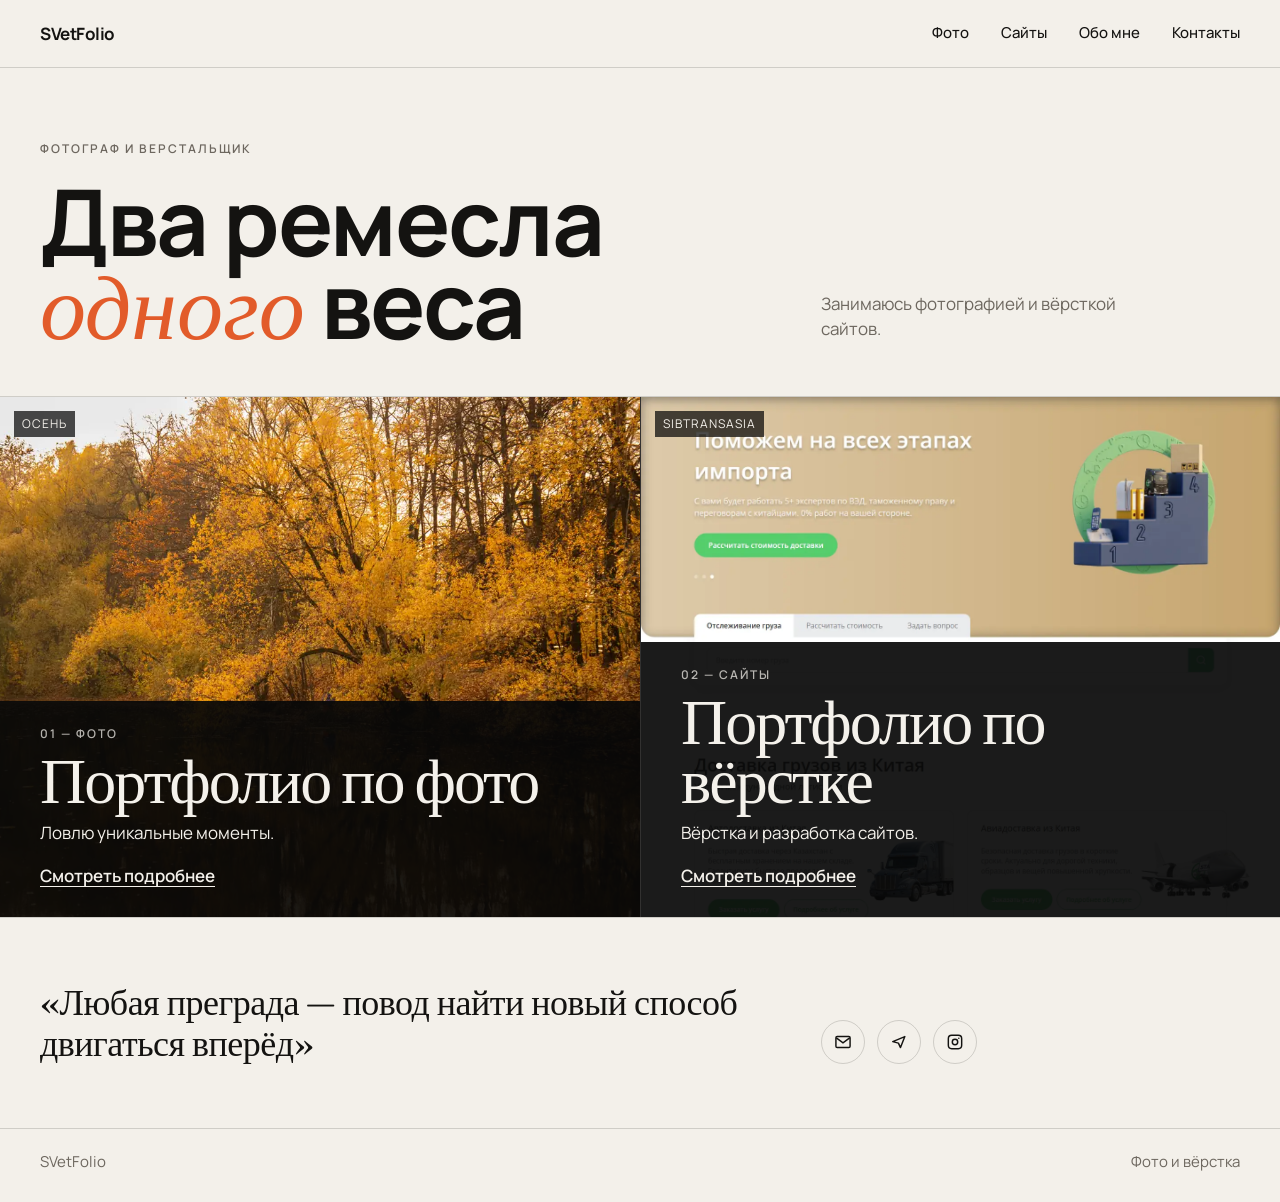
<file: index.html>
<!DOCTYPE html>
<html lang="ru">
<head>
  <meta charset="UTF-8">
  <meta name="viewport" content="width=device-width, initial-scale=1">
  <title>SVetFolio — фото и сайты</title>
  <link rel="preconnect" href="https://fonts.googleapis.com">
  <link rel="preconnect" href="https://fonts.gstatic.com" crossorigin>
  <link href="https://fonts.googleapis.com/css2?family=Fraunces:ital,opsz,wght@0,9..144,500;1,9..144,500&family=Manrope:wght@400;500;600;700&display=swap" rel="stylesheet">
  <link rel="stylesheet" href="style.css">
  <script src="script.js" defer></script>
</head>
<body class="page">
  <a class="skip" href="#main">К содержанию</a>
  <header class="header">
    <a class="header__logo" href="index.html">SVetFolio</a>
    <button class="header__toggle" type="button" aria-expanded="false" aria-controls="site-nav">
      <span class="header__toggle-text header__toggle-text--closed">Меню</span>
      <span class="header__toggle-text header__toggle-text--open">Закрыть</span>
    </button>
    <nav class="header__nav" id="site-nav" aria-label="Разделы">
      <a class="header__link" href="photo.html">Фото</a>
      <a class="header__link" href="web.html">Сайты</a>
      <a class="header__link" href="about.html">Обо мне</a>
      <a class="header__link" href="contact.html">Контакты</a>
    </nav>
  </header>

  <main id="main">
    <section class="intro">
      <p class="intro__label">Фотограф и верстальщик</p>
      <div class="intro__layout">
        <h1 class="intro__title">Два ремесла<br><em>одного</em> веса</h1>
        <p class="intro__text">Занимаюсь фотографией и вёрсткой сайтов.</p>
      </div>
    </section>

    <section class="doors" aria-label="Два раздела">
      <a class="door door--photo" href="photo.html" aria-label="Фото: серии">
        <div class="cycle" data-cycle>
          <figure class="cycle__frame cycle__frame--current">
            <img class="cycle__photo cycle__photo--center" src="media/osen/031.webp" width="1100" height="733" alt="Жёлтые деревья над осенним прудом">
            <figcaption class="cycle__label">Осень</figcaption>
          </figure>
          <figure class="cycle__frame">
            <img class="cycle__photo cycle__photo--center" src="media/mal/040.webp" width="733" height="1100" alt="Девушка в чёрном пальто на осенней лестнице">
            <figcaption class="cycle__label">Модельная</figcaption>
          </figure>
          <figure class="cycle__frame">
            <img class="cycle__photo" src="media/catton/001.webp" width="1100" height="733" alt="Зелёная световая лента на столе в тёмной комнате">
            <figcaption class="cycle__label">Catton</figcaption>
          </figure>
        </div>
        <div class="door__copy">
          <p class="label">01 — Фото</p>
          <h2 class="door__title">Портфолио по фото</h2>
          <p class="door__text">Ловлю уникальные моменты.</p>
          <span class="door__link">Смотреть подробнее</span>
        </div>
      </a>

      <a class="door door--web" href="web.html" aria-label="Сайты: кейсы">
        <div class="cycle" data-cycle>
          <figure class="cycle__frame cycle__frame--current">
            <img class="cycle__photo" src="media/cases/sib-glav.webp" width="1440" height="900" alt="Главная Sibtransasia: авиадоставка из Китая">
            <figcaption class="cycle__label">Sibtransasia</figcaption>
          </figure>
          <figure class="cycle__frame">
            <img class="cycle__photo" src="media/cases/feature-1.webp" width="1440" height="900" alt="Feature Stays: поиск жилья по удобствам">
            <figcaption class="cycle__label">Feature Stays</figcaption>
          </figure>
          <figure class="cycle__frame">
            <img class="cycle__photo" src="media/cases/gem-1.webp" width="1440" height="900" alt="GEM Strategy: первый экран корпоративной страницы">
            <figcaption class="cycle__label">GEM</figcaption>
          </figure>
        </div>
        <div class="door__copy">
          <p class="label">02 — Сайты</p>
          <h2 class="door__title">Портфолио по вёрстке</h2>
          <p class="door__text">Вёрстка и разработка сайтов.</p>
          <span class="door__link">Смотреть подробнее</span>
        </div>
      </a>
    </section>

    <section class="who">
      <div class="who__layout">
        <p class="who__line">«Любая преграда — повод найти новый способ двигаться вперёд»</p>
        <div class="who__side">
          <div class="who__icons">
            <a href="mailto:vetolkin3005005@mail.ru" aria-label="Почта"><svg viewBox="0 0 24 24" aria-hidden="true"><rect x="3.5" y="5.5" width="17" height="13" rx="1.5" fill="none" stroke="currentColor" stroke-width="1.75"/><path d="m4 7 8 6 8-6" fill="none" stroke="currentColor" stroke-width="1.75"/></svg></a>
            <a href="https://t.me/Kibou73" target="_blank" rel="noopener" aria-label="Telegram"><svg viewBox="0 0 24 24" aria-hidden="true"><path d="M4.5 11.5 19 5.5l-5.2 13.2-2.5-5.3L4.5 11.5Z" fill="none" stroke="currentColor" stroke-width="1.75" stroke-linejoin="round"/></svg></a>
            <a href="https://instagram.com/s9vchik_73" target="_blank" rel="noopener" aria-label="Instagram"><svg viewBox="0 0 24 24" aria-hidden="true"><rect x="4" y="4" width="16" height="16" rx="4" fill="none" stroke="currentColor" stroke-width="1.75"/><circle cx="12" cy="12" r="3.25" fill="none" stroke="currentColor" stroke-width="1.75"/><circle cx="16.6" cy="7.4" r="0.9" fill="currentColor"/></svg></a>
          </div>
        </div>
      </div>
    </section>
  </main>

  <footer class="footer">
    <p>SVetFolio</p>
    <p>Фото и вёрстка</p>
  </footer>
</body>
</html>
</file>
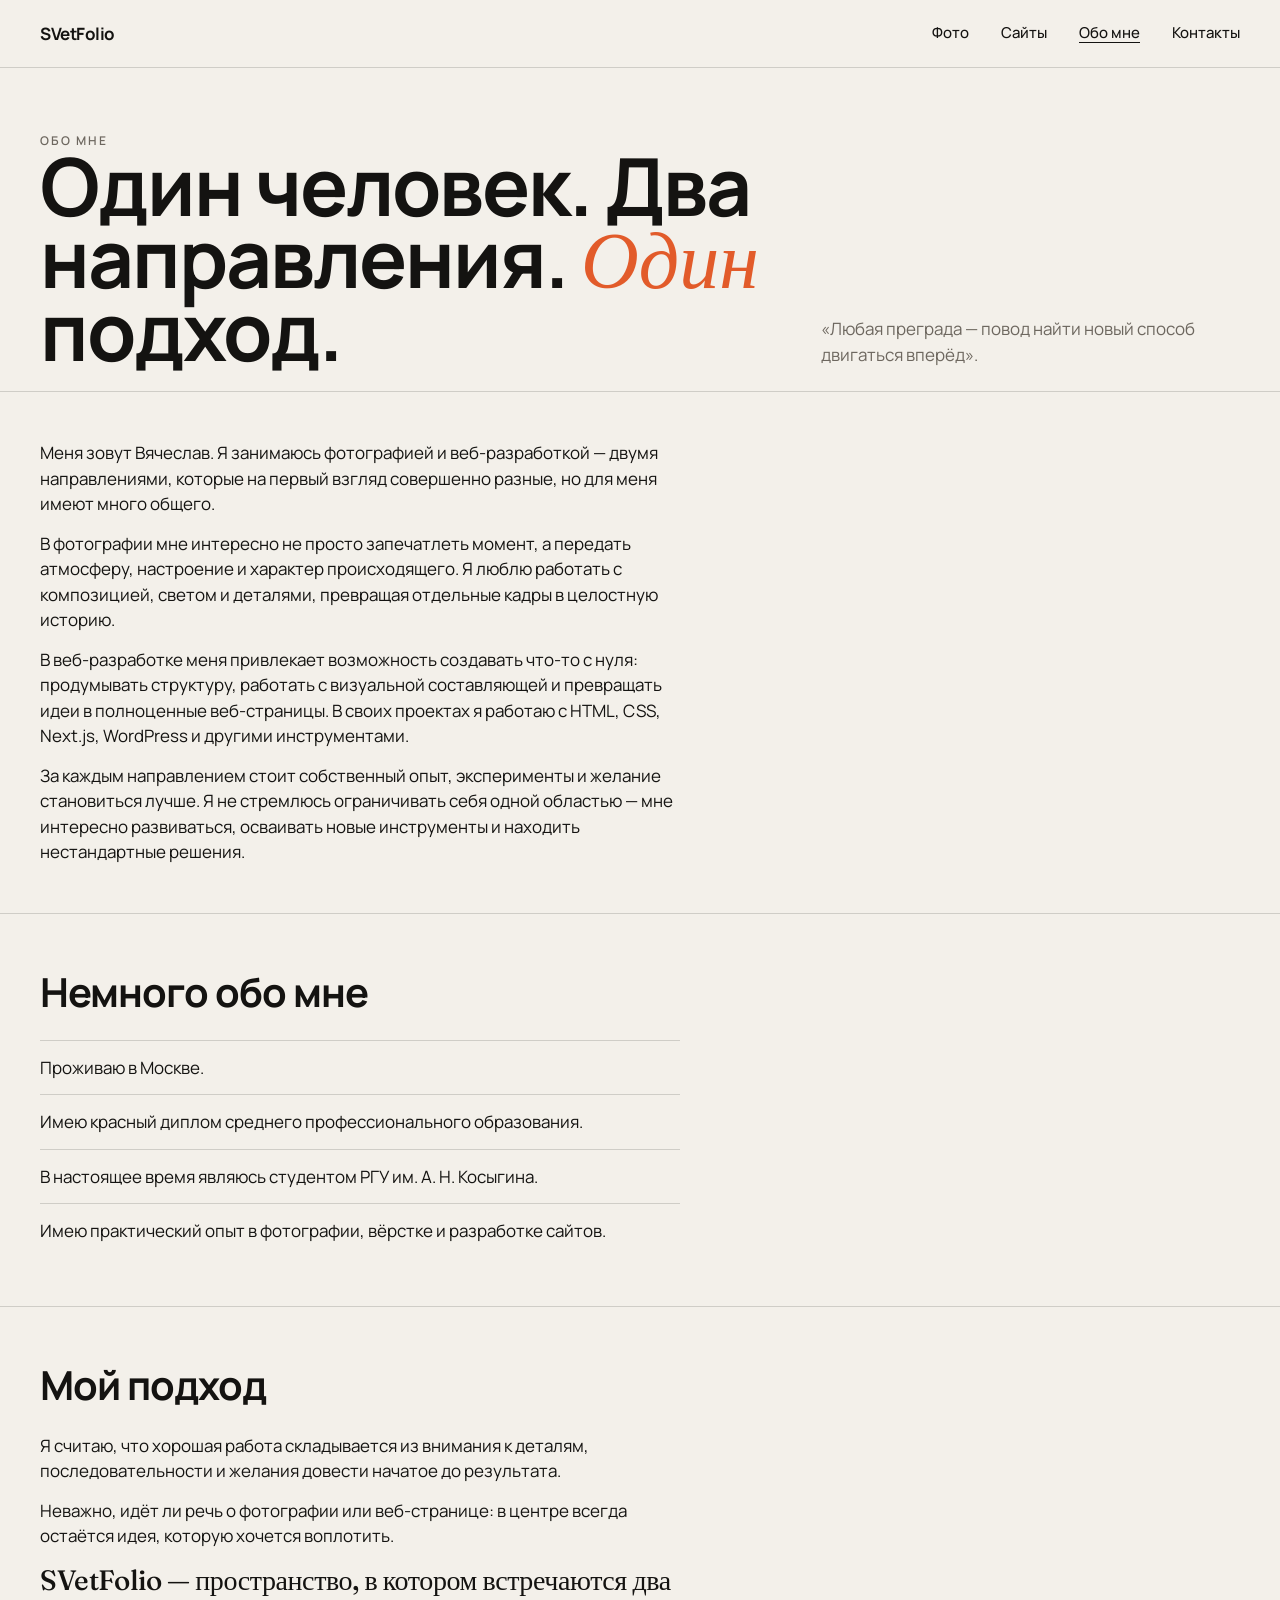
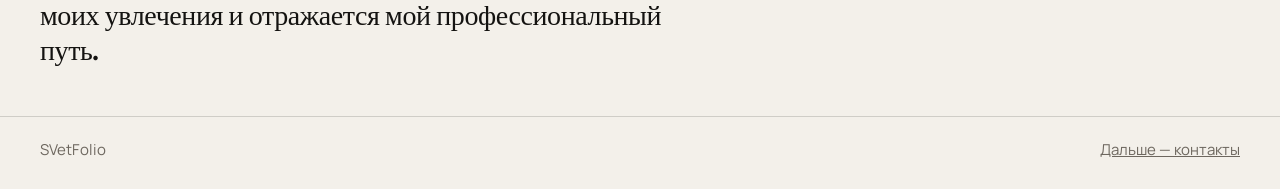
<file: about.html>
<!DOCTYPE html>
<html lang="ru">
<head>
  <meta charset="UTF-8">
  <meta name="viewport" content="width=device-width, initial-scale=1">
  <title>Обо мне — SVetFolio</title>
  <link rel="preconnect" href="https://fonts.googleapis.com">
  <link rel="preconnect" href="https://fonts.gstatic.com" crossorigin>
  <link href="https://fonts.googleapis.com/css2?family=Fraunces:ital,opsz,wght@0,9..144,500;1,9..144,500&family=Manrope:wght@400;500;600;700&display=swap" rel="stylesheet">
  <link rel="stylesheet" href="style.css">
  <script src="script.js" defer></script>
</head>
<body class="page">
  <a class="skip" href="#main">К содержанию</a>
  <header class="header">
    <a class="header__logo" href="index.html">SVetFolio</a>
    <button class="header__toggle" type="button" aria-expanded="false" aria-controls="site-nav">
      <span class="header__toggle-text header__toggle-text--closed">Меню</span>
      <span class="header__toggle-text header__toggle-text--open">Закрыть</span>
    </button>
    <nav class="header__nav" id="site-nav" aria-label="Разделы">
      <a class="header__link" href="photo.html">Фото</a>
      <a class="header__link" href="web.html">Сайты</a>
      <a class="header__link header__link--current" href="about.html" aria-current="page">Обо мне</a>
      <a class="header__link" href="contact.html">Контакты</a>
    </nav>
  </header>

  <main id="main">
    <header class="page-head">
      <p class="label">Обо мне</p>
      <div class="page-head__layout">
        <h1 class="page-head__title">Один человек. Два направления. <em>Один</em> подход.</h1>
        <p class="page-head__text">«Любая преграда — повод найти новый способ двигаться вперёд».</p>
      </div>
    </header>

    <section class="prose">
      <p>Меня зовут Вячеслав. Я занимаюсь фотографией и веб-разработкой — двумя направлениями, которые на первый взгляд совершенно разные, но для меня имеют много общего.</p>
      <p>В фотографии мне интересно не просто запечатлеть момент, а передать атмосферу, настроение и характер происходящего. Я люблю работать с композицией, светом и деталями, превращая отдельные кадры в целостную историю.</p>
      <p>В веб-разработке меня привлекает возможность создавать что-то с нуля: продумывать структуру, работать с визуальной составляющей и превращать идеи в полноценные веб-страницы. В своих проектах я работаю с HTML, CSS, Next.js, WordPress и другими инструментами.</p>
      <p>За каждым направлением стоит собственный опыт, эксперименты и желание становиться лучше. Я не стремлюсь ограничивать себя одной областью — мне интересно развиваться, осваивать новые инструменты и находить нестандартные решения.</p>
    </section>

    <section class="facts">
      <h2 class="facts__title">Немного обо мне</h2>
      <ul class="facts__list">
        <li>Проживаю в Москве.</li>
        <li>Имею красный диплом среднего профессионального образования.</li>
        <li>В настоящее время являюсь студентом РГУ им. А. Н. Косыгина.</li>
        <li>Имею практический опыт в фотографии, вёрстке и разработке сайтов.</li>
      </ul>
    </section>

    <section class="approach">
      <h2 class="approach__title">Мой подход</h2>
      <p>Я считаю, что хорошая работа складывается из внимания к деталям, последовательности и желания довести начатое до результата.</p>
      <p>Неважно, идёт ли речь о фотографии или веб-странице: в центре всегда остаётся идея, которую хочется воплотить.</p>
      <p class="approach__close">SVetFolio — пространство, в котором встречаются два моих увлечения и отражается мой профессиональный путь.</p>
    </section>
  </main>

  <footer class="footer">
    <p>SVetFolio</p>
    <a href="contact.html">Дальше — контакты</a>
  </footer>
</body>
</html>
</file>
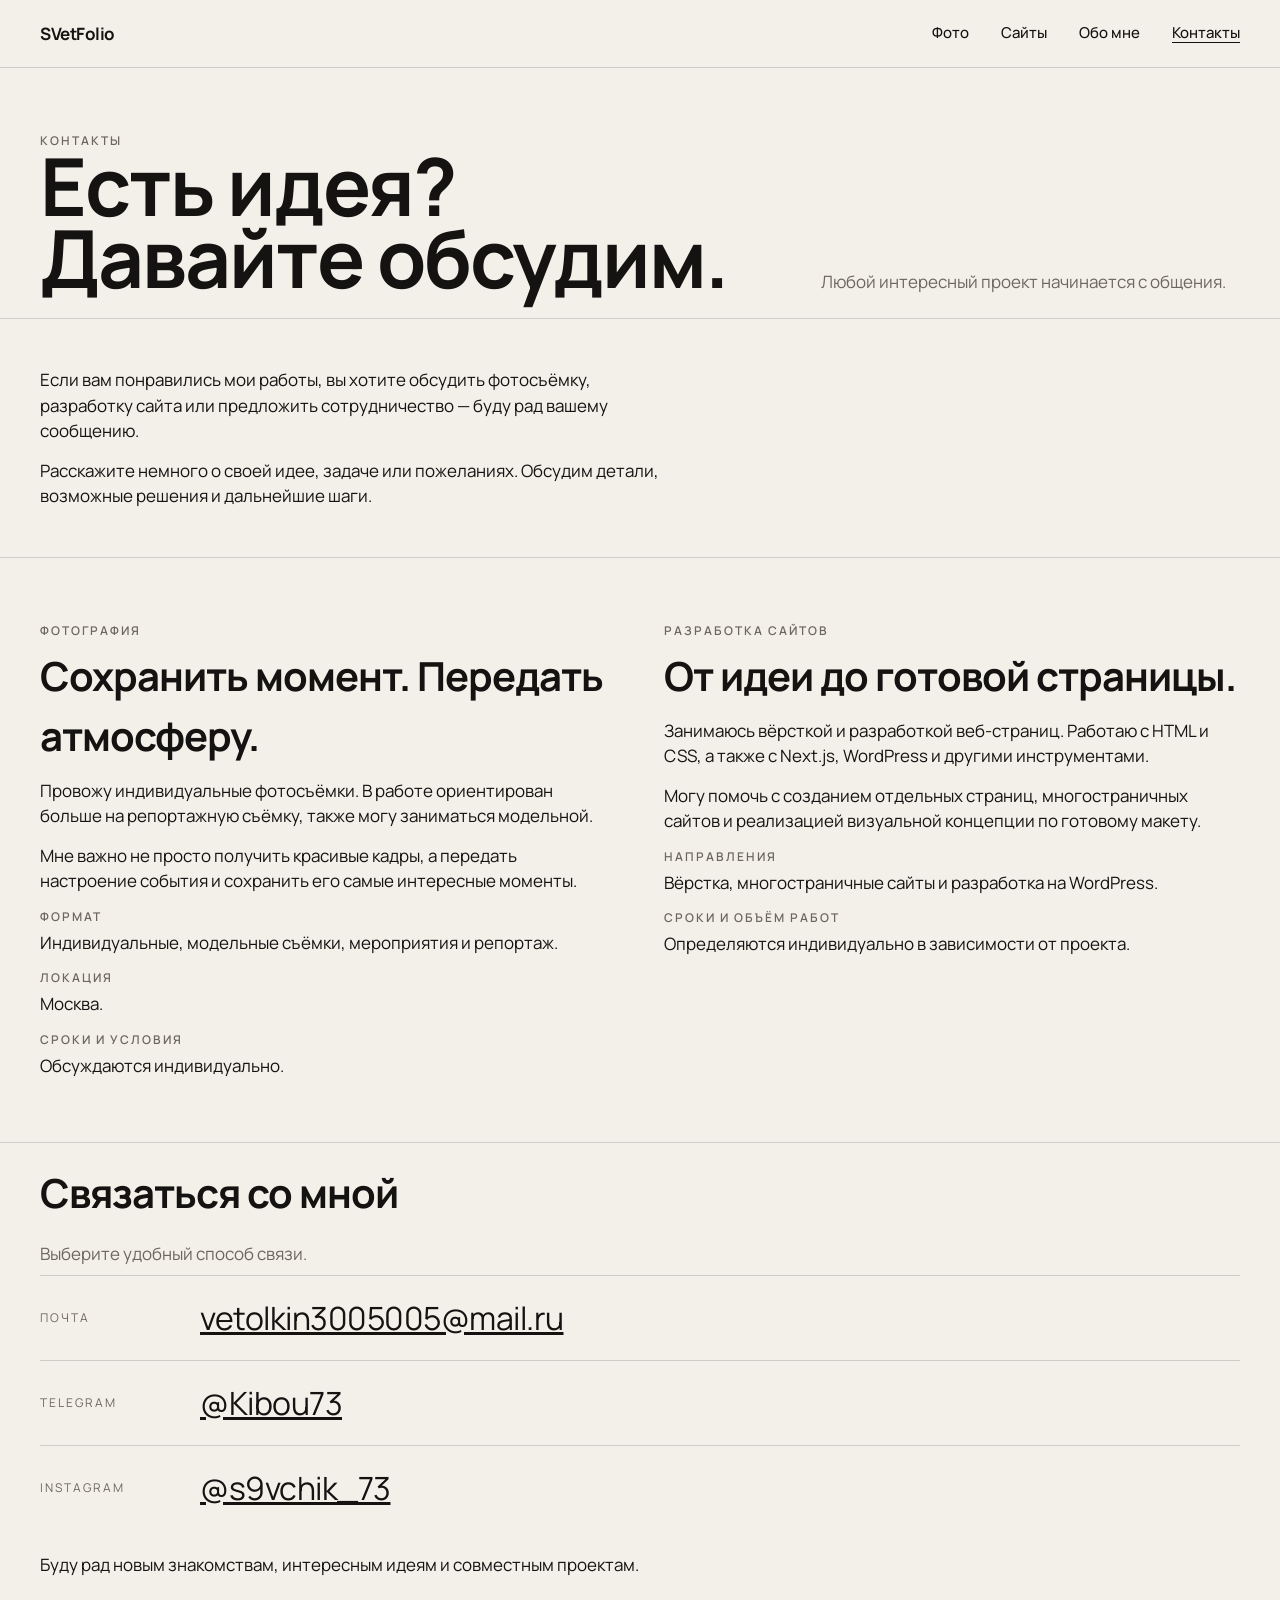
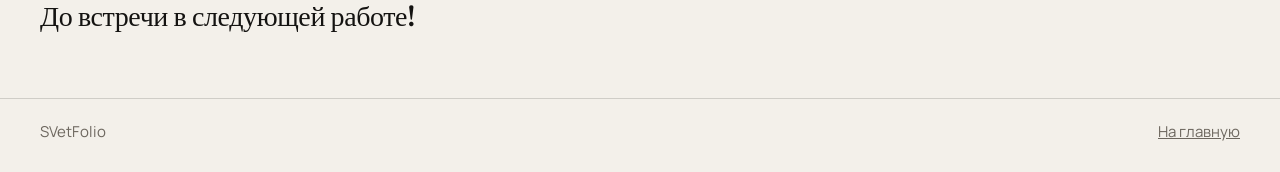
<file: contact.html>
<!DOCTYPE html>
<html lang="ru">
<head>
  <meta charset="UTF-8">
  <meta name="viewport" content="width=device-width, initial-scale=1">
  <title>Контакты — SVetFolio</title>
  <link rel="preconnect" href="https://fonts.googleapis.com">
  <link rel="preconnect" href="https://fonts.gstatic.com" crossorigin>
  <link href="https://fonts.googleapis.com/css2?family=Fraunces:ital,opsz,wght@0,9..144,500;1,9..144,500&family=Manrope:wght@400;500;600;700&display=swap" rel="stylesheet">
  <link rel="stylesheet" href="style.css">
  <script src="script.js" defer></script>
</head>
<body class="page">
  <a class="skip" href="#main">К содержанию</a>
  <header class="header">
    <a class="header__logo" href="index.html">SVetFolio</a>
    <button class="header__toggle" type="button" aria-expanded="false" aria-controls="site-nav">
      <span class="header__toggle-text header__toggle-text--closed">Меню</span>
      <span class="header__toggle-text header__toggle-text--open">Закрыть</span>
    </button>
    <nav class="header__nav" id="site-nav" aria-label="Разделы">
      <a class="header__link" href="photo.html">Фото</a>
      <a class="header__link" href="web.html">Сайты</a>
      <a class="header__link" href="about.html">Обо мне</a>
      <a class="header__link header__link--current" href="contact.html" aria-current="page">Контакты</a>
    </nav>
  </header>

  <main id="main">
    <header class="page-head">
      <p class="label">Контакты</p>
      <div class="page-head__layout">
        <h1 class="page-head__title">Есть идея? Давайте обсудим.</h1>
        <p class="page-head__text">Любой интересный проект начинается с общения.</p>
      </div>
    </header>

    <section class="prose">
      <p>Если вам понравились мои работы, вы хотите обсудить фотосъёмку, разработку сайта или предложить сотрудничество — буду рад вашему сообщению.</p>
      <p>Расскажите немного о своей идее, задаче или пожеланиях. Обсудим детали, возможные решения и дальнейшие шаги.</p>
    </section>

    <section class="orders" aria-label="Фотография и разработка сайтов">
      <article>
        <p class="label">Фотография</p>
        <h2 class="orders__title">Сохранить момент. Передать атмосферу.</h2>
        <p class="orders__text">Провожу индивидуальные фотосъёмки. В работе ориентирован больше на репортажную съёмку, также могу заниматься модельной.</p>
        <p class="orders__text">Мне важно не просто получить красивые кадры, а передать настроение события и сохранить его самые интересные моменты.</p>
        <p class="orders__meta"><span>Формат</span> Индивидуальные, модельные съёмки, мероприятия и репортаж.</p>
        <p class="orders__meta"><span>Локация</span> Москва.</p>
        <p class="orders__meta"><span>Сроки и условия</span> Обсуждаются индивидуально.</p>
      </article>
      <article>
        <p class="label">Разработка сайтов</p>
        <h2 class="orders__title">От идеи до готовой страницы.</h2>
        <p class="orders__text">Занимаюсь вёрсткой и разработкой веб-страниц. Работаю с HTML и CSS, а также с Next.js, WordPress и другими инструментами.</p>
        <p class="orders__text">Могу помочь с созданием отдельных страниц, многостраничных сайтов и реализацией визуальной концепции по готовому макету.</p>
        <p class="orders__meta"><span>Направления</span> Вёрстка, многостраничные сайты и разработка на WordPress.</p>
        <p class="orders__meta"><span>Сроки и объём работ</span> Определяются индивидуально в зависимости от проекта.</p>
      </article>
    </section>

    <section class="contacts">
      <h2 class="contacts__title">Связаться со мной</h2>
      <p class="contacts__lead">Выберите удобный способ связи.</p>
      <ul class="contacts__list">
        <li class="contacts__item">
          <span class="contacts__row"><small class="contacts__name">Почта</small><a href="mailto:vetolkin3005005@mail.ru">vetolkin3005005@mail.ru</a></span>
        </li>
        <li class="contacts__item">
          <span class="contacts__row"><small class="contacts__name">Telegram</small><a href="https://t.me/Kibou73" target="_blank" rel="noopener">@Kibou73</a></span>
        </li>
        <li class="contacts__item">
          <span class="contacts__row"><small class="contacts__name">Instagram</small><a href="https://instagram.com/s9vchik_73" target="_blank" rel="noopener">@s9vchik_73</a></span>
        </li>
      </ul>
      <p class="contacts__note">Буду рад новым знакомствам, интересным идеям и совместным проектам.</p>
      <p class="contacts__close">До встречи в следующей работе!</p>
    </section>
  </main>

  <footer class="footer">
    <p>SVetFolio</p>
    <a href="index.html">На главную</a>
  </footer>
</body>
</html>
</file>
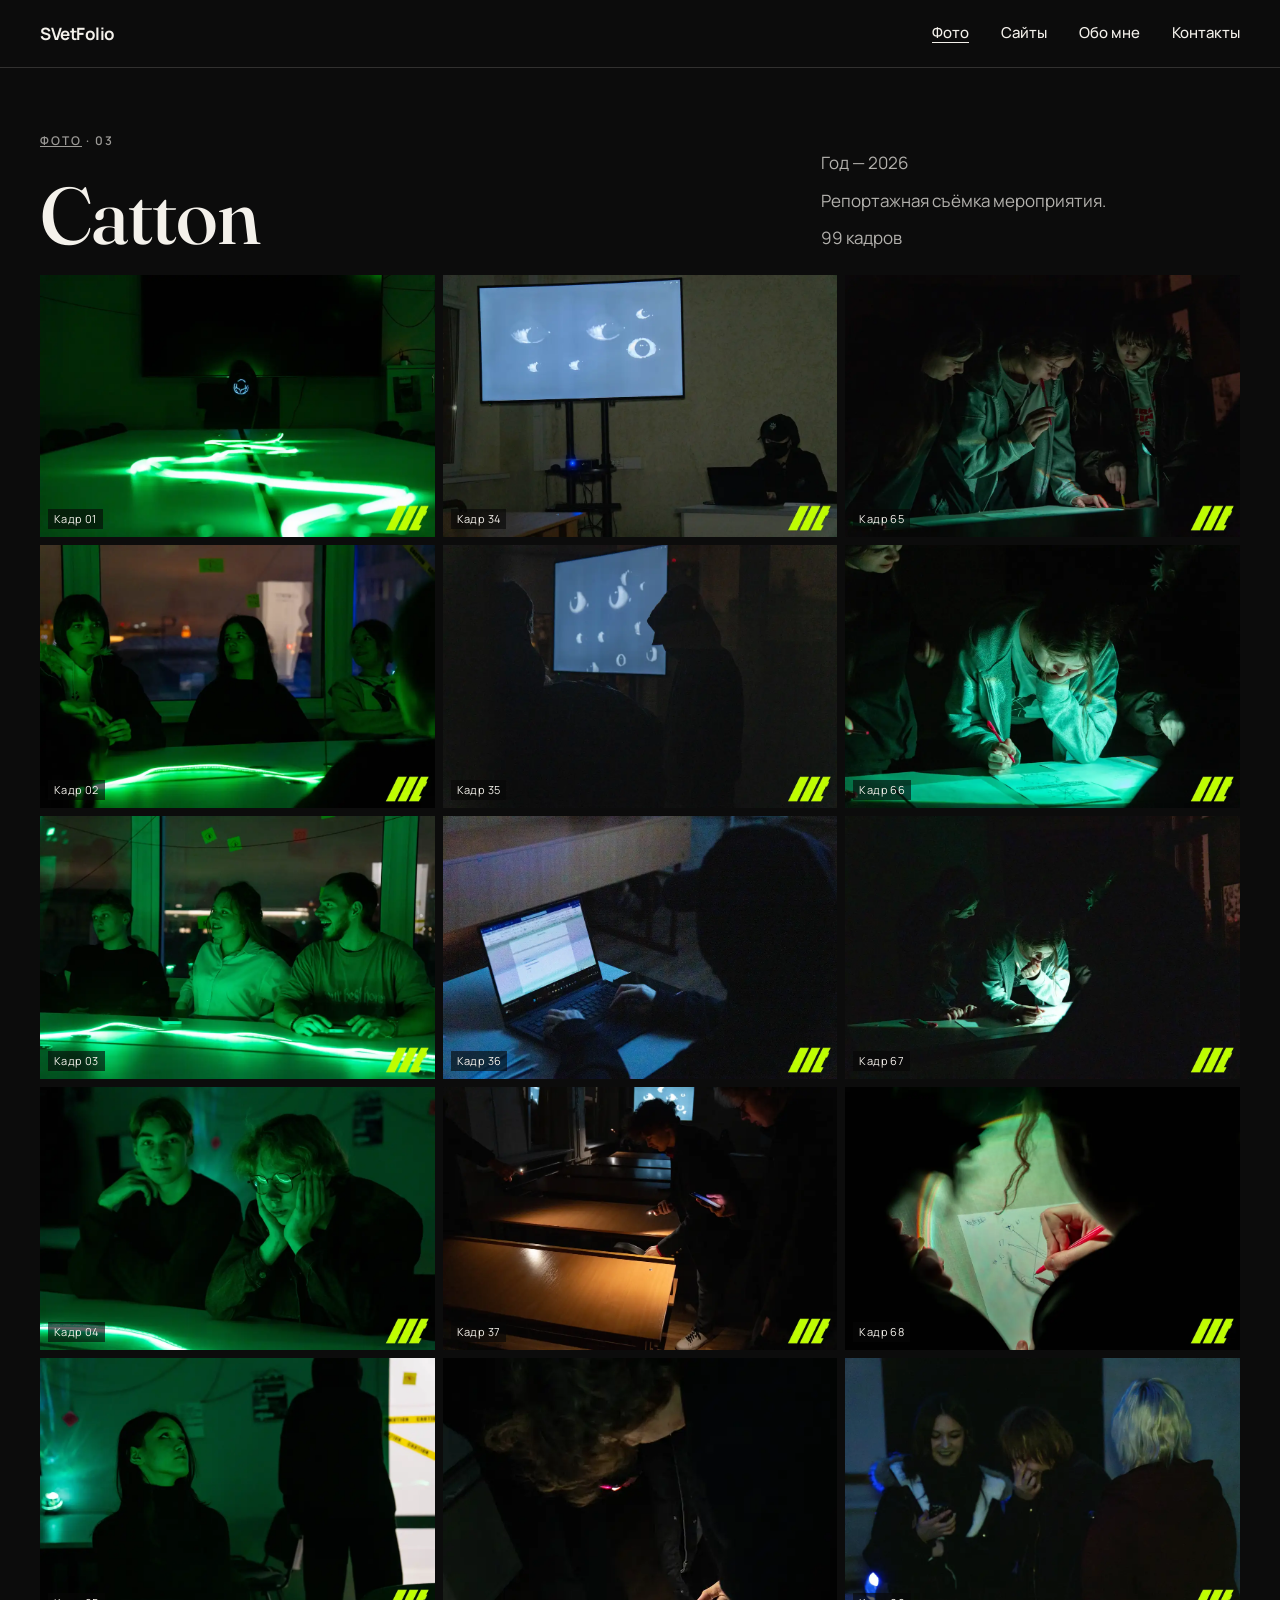
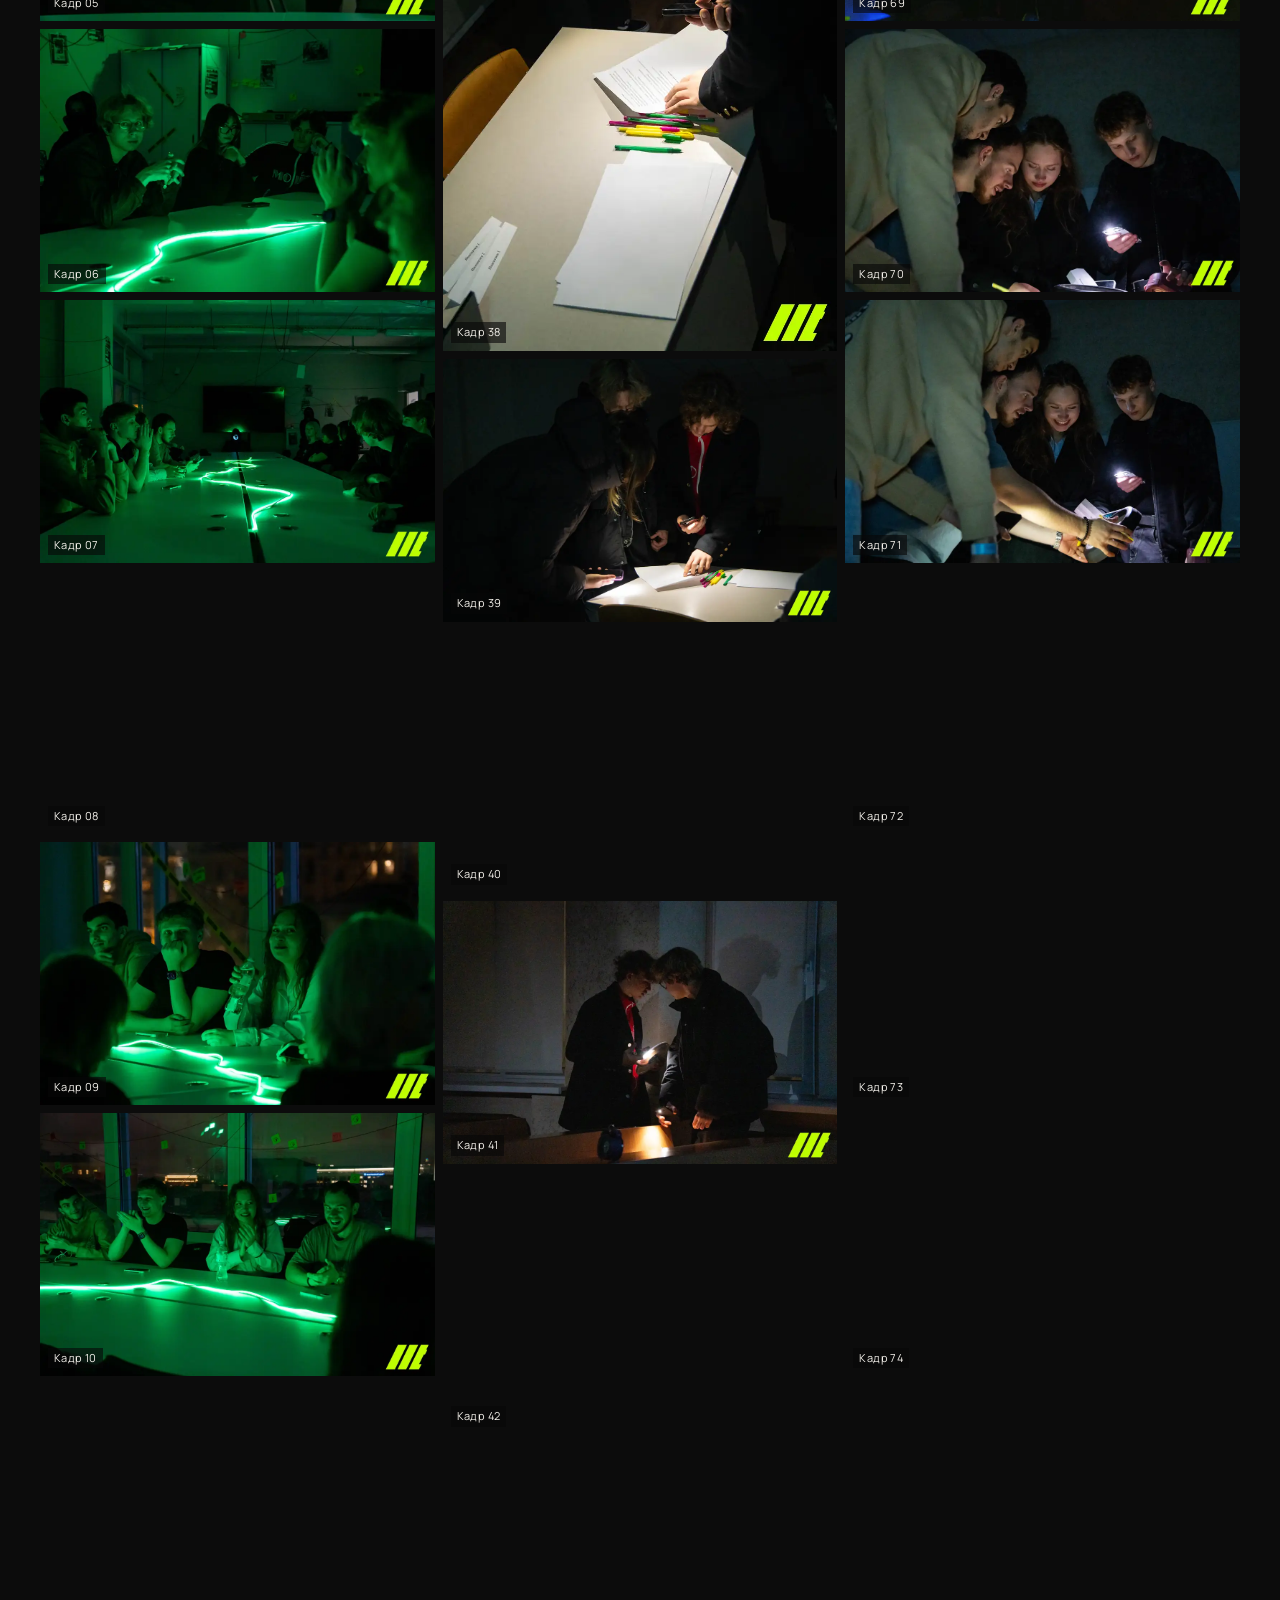
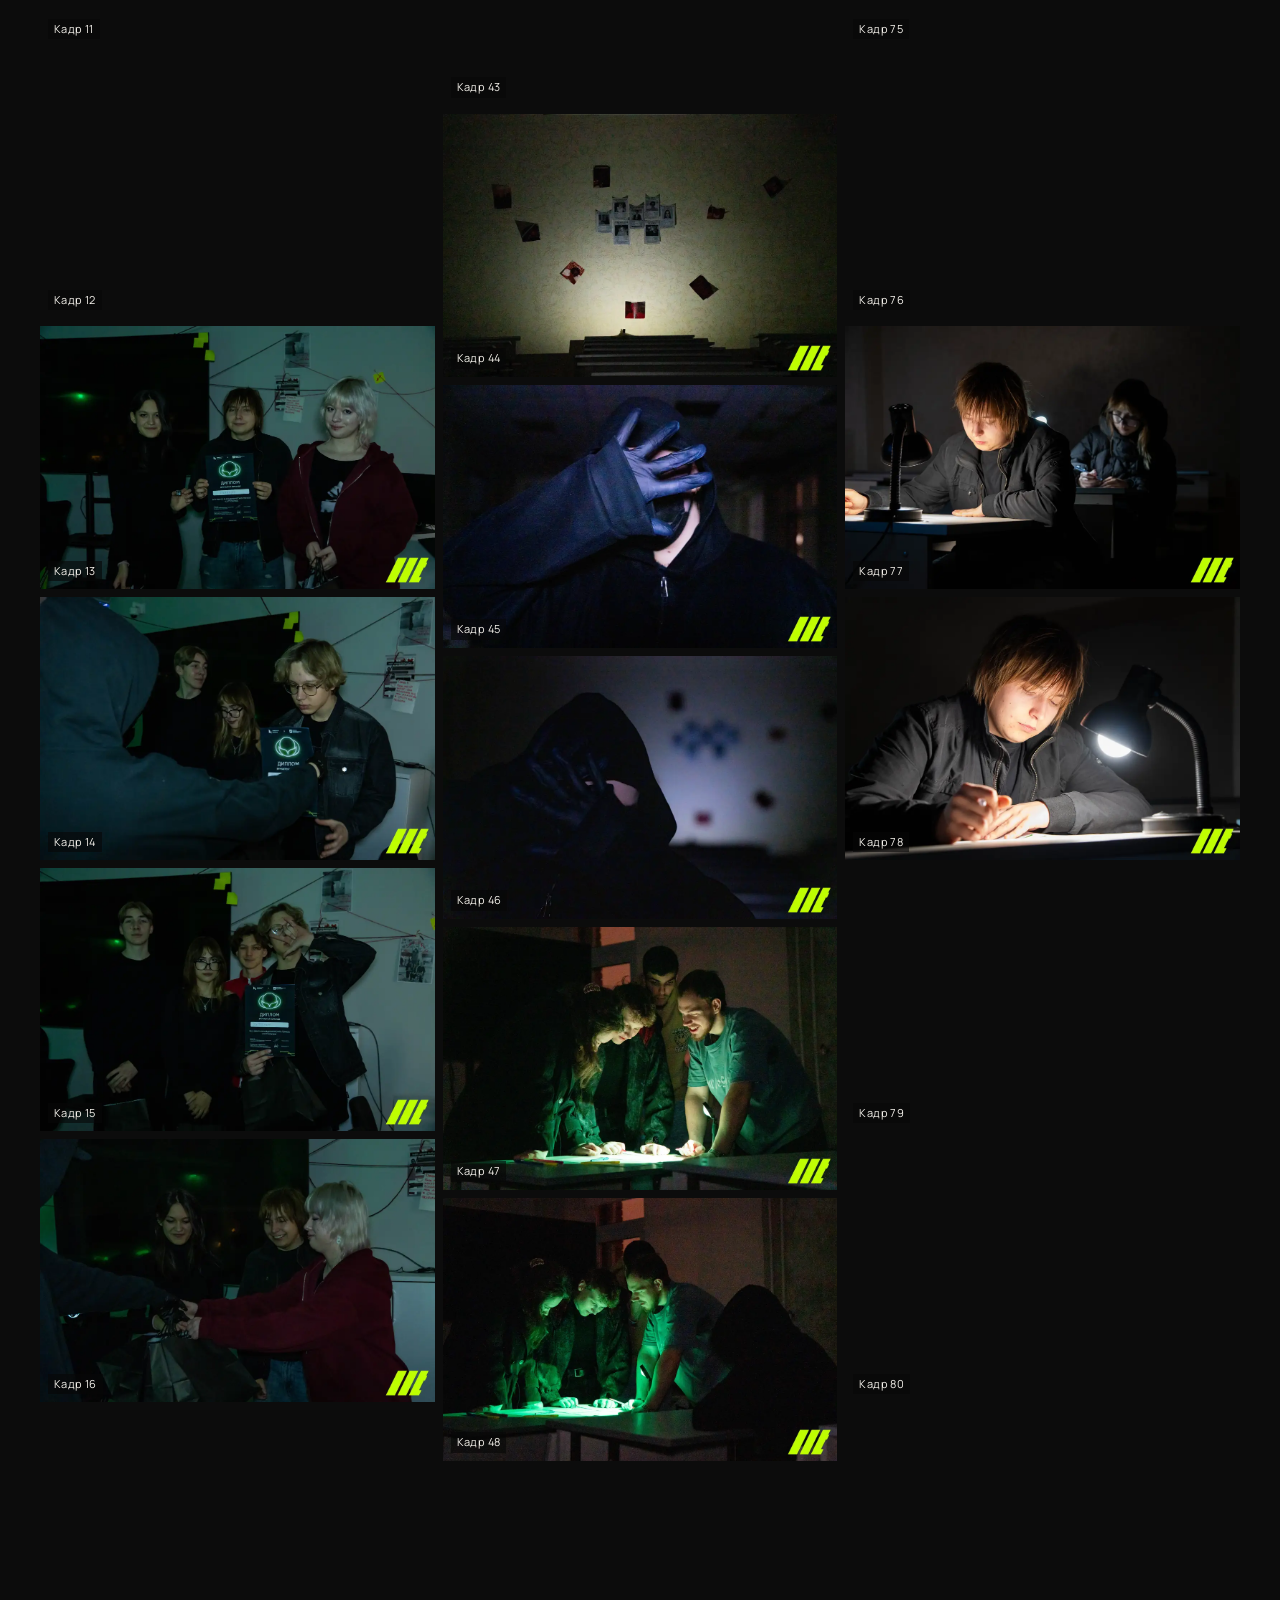
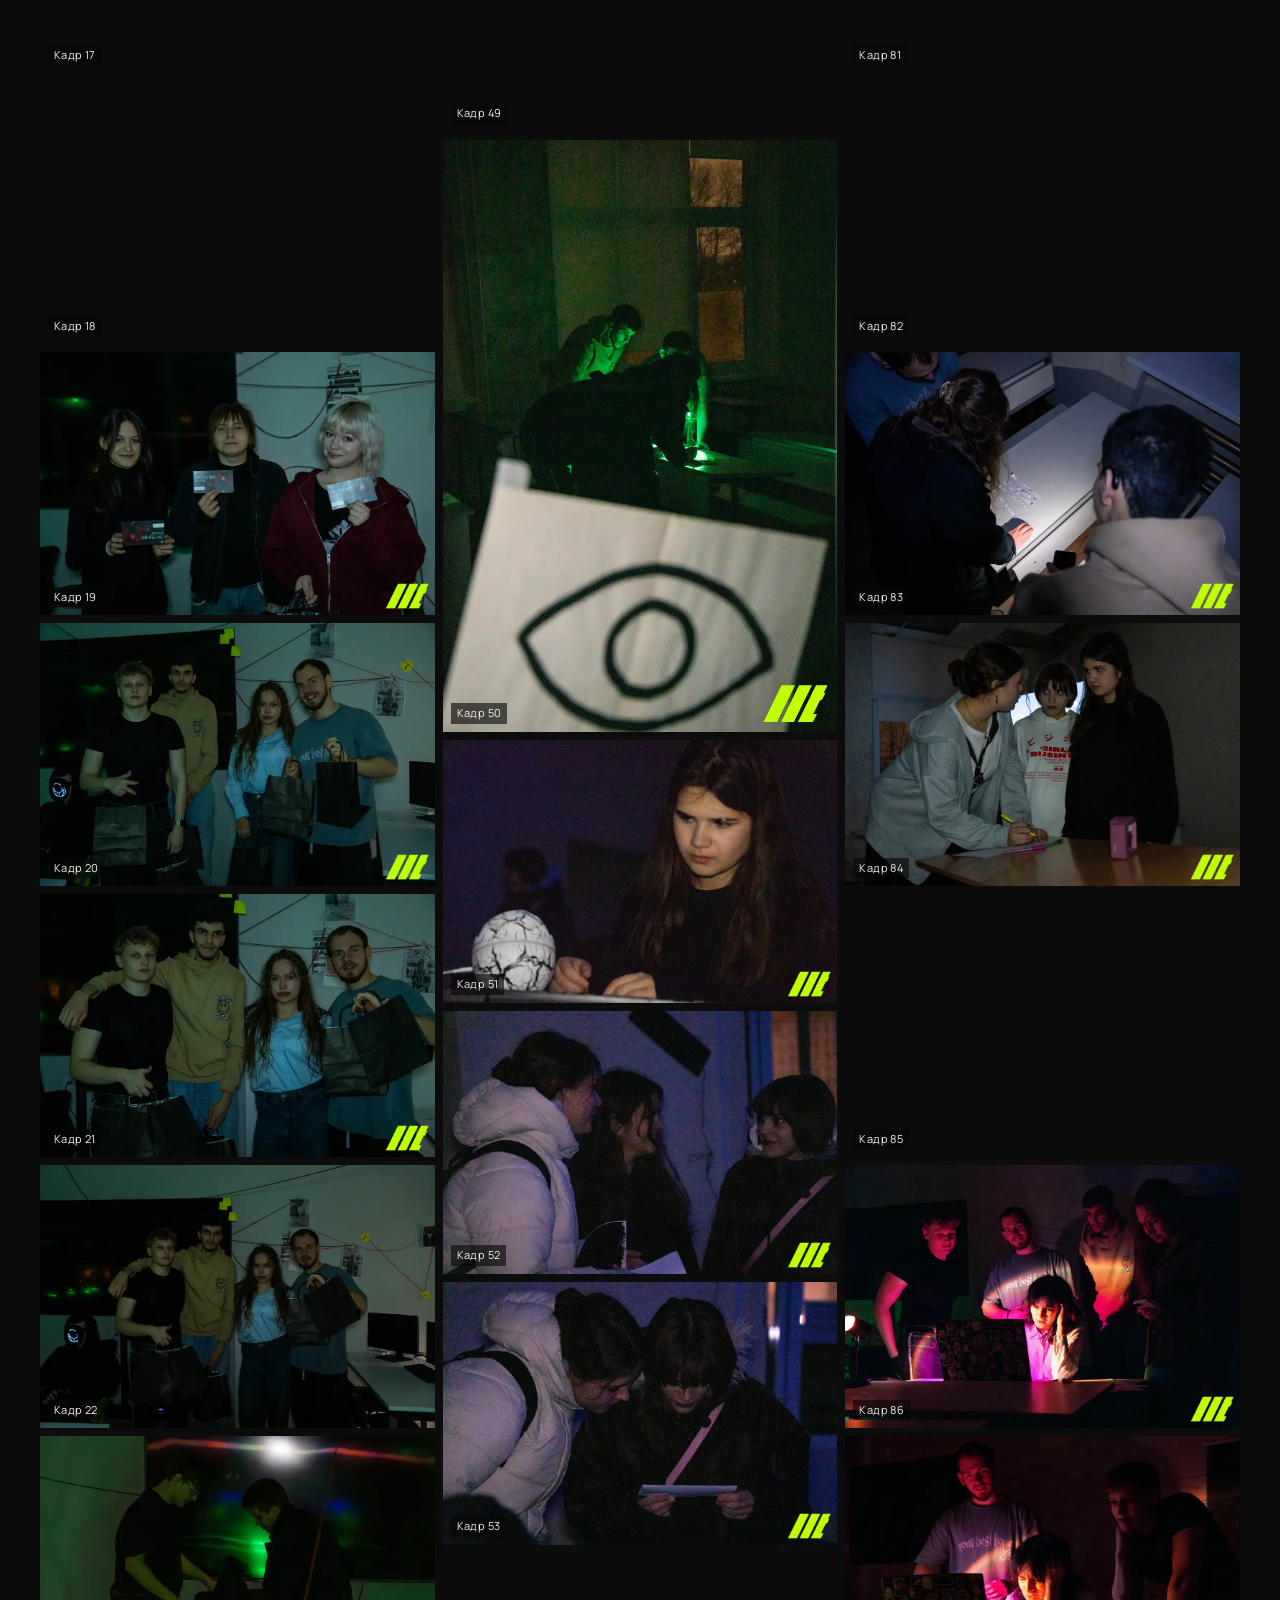
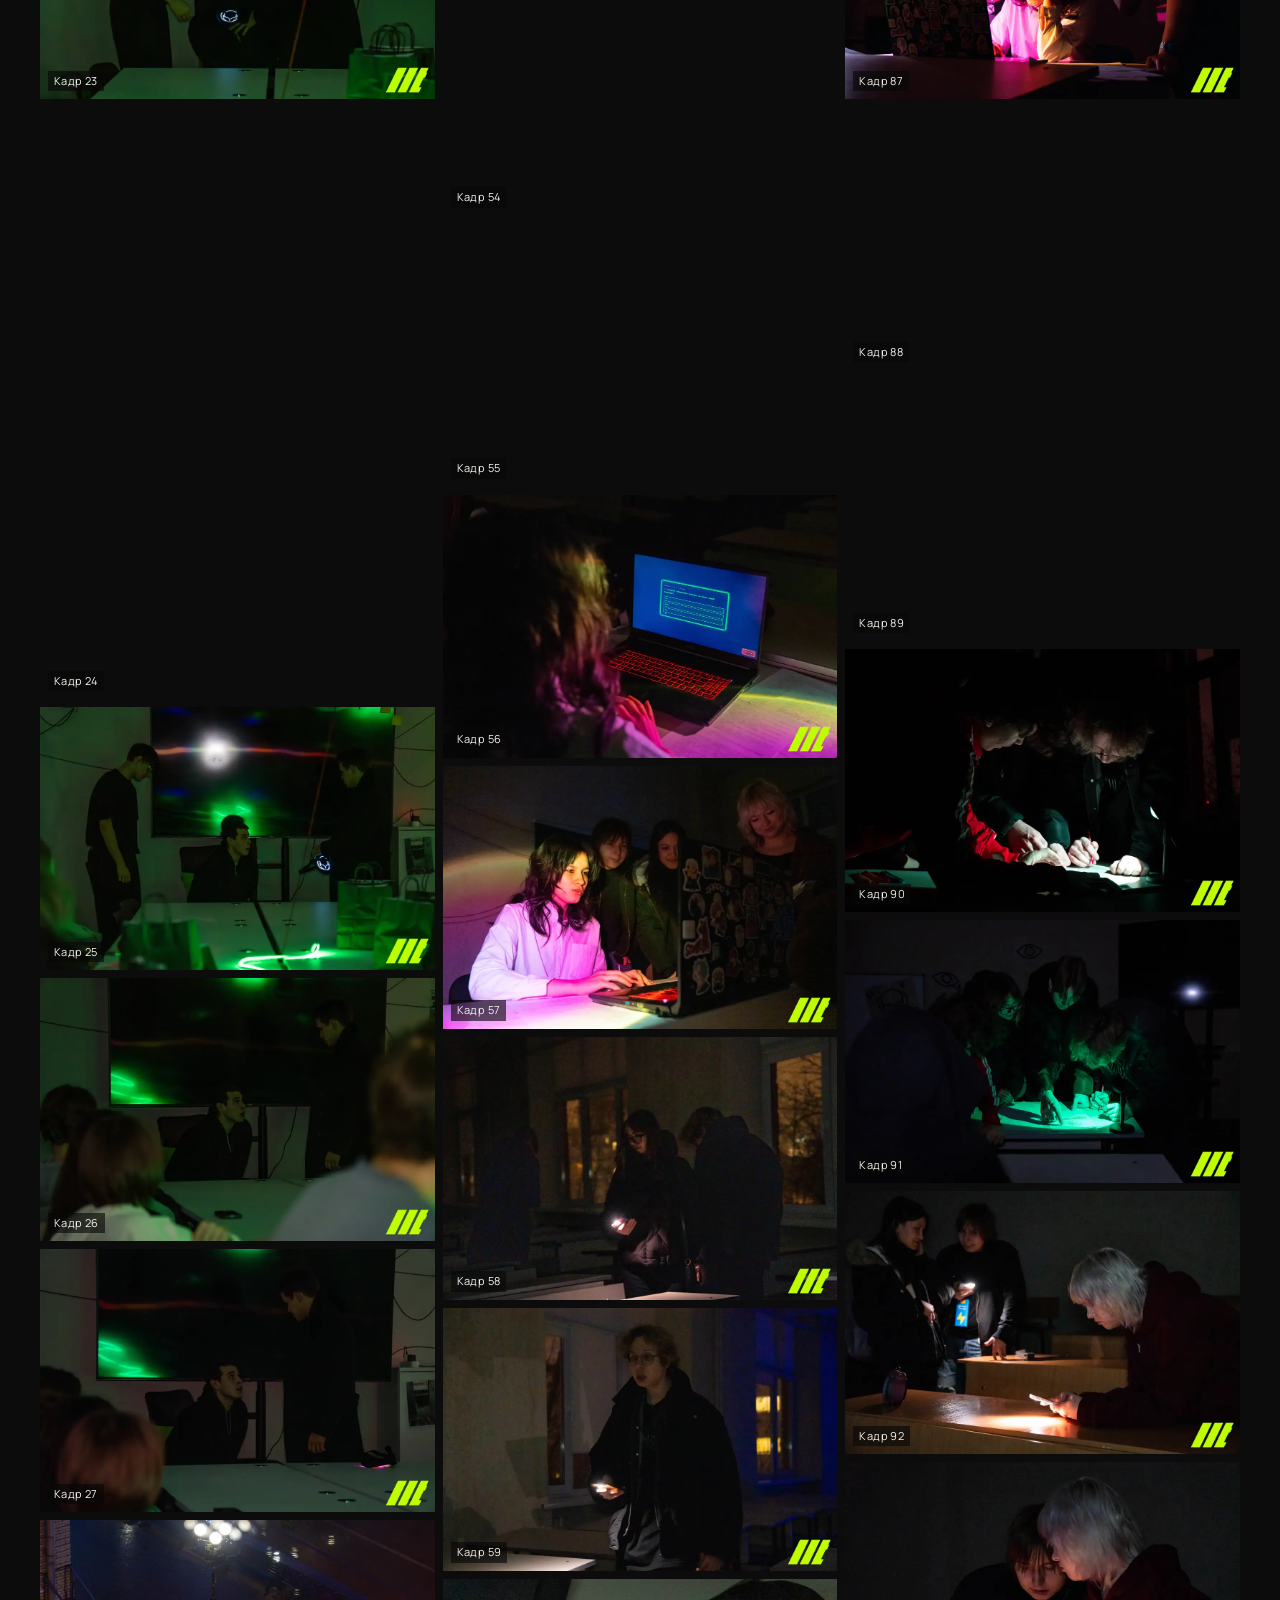
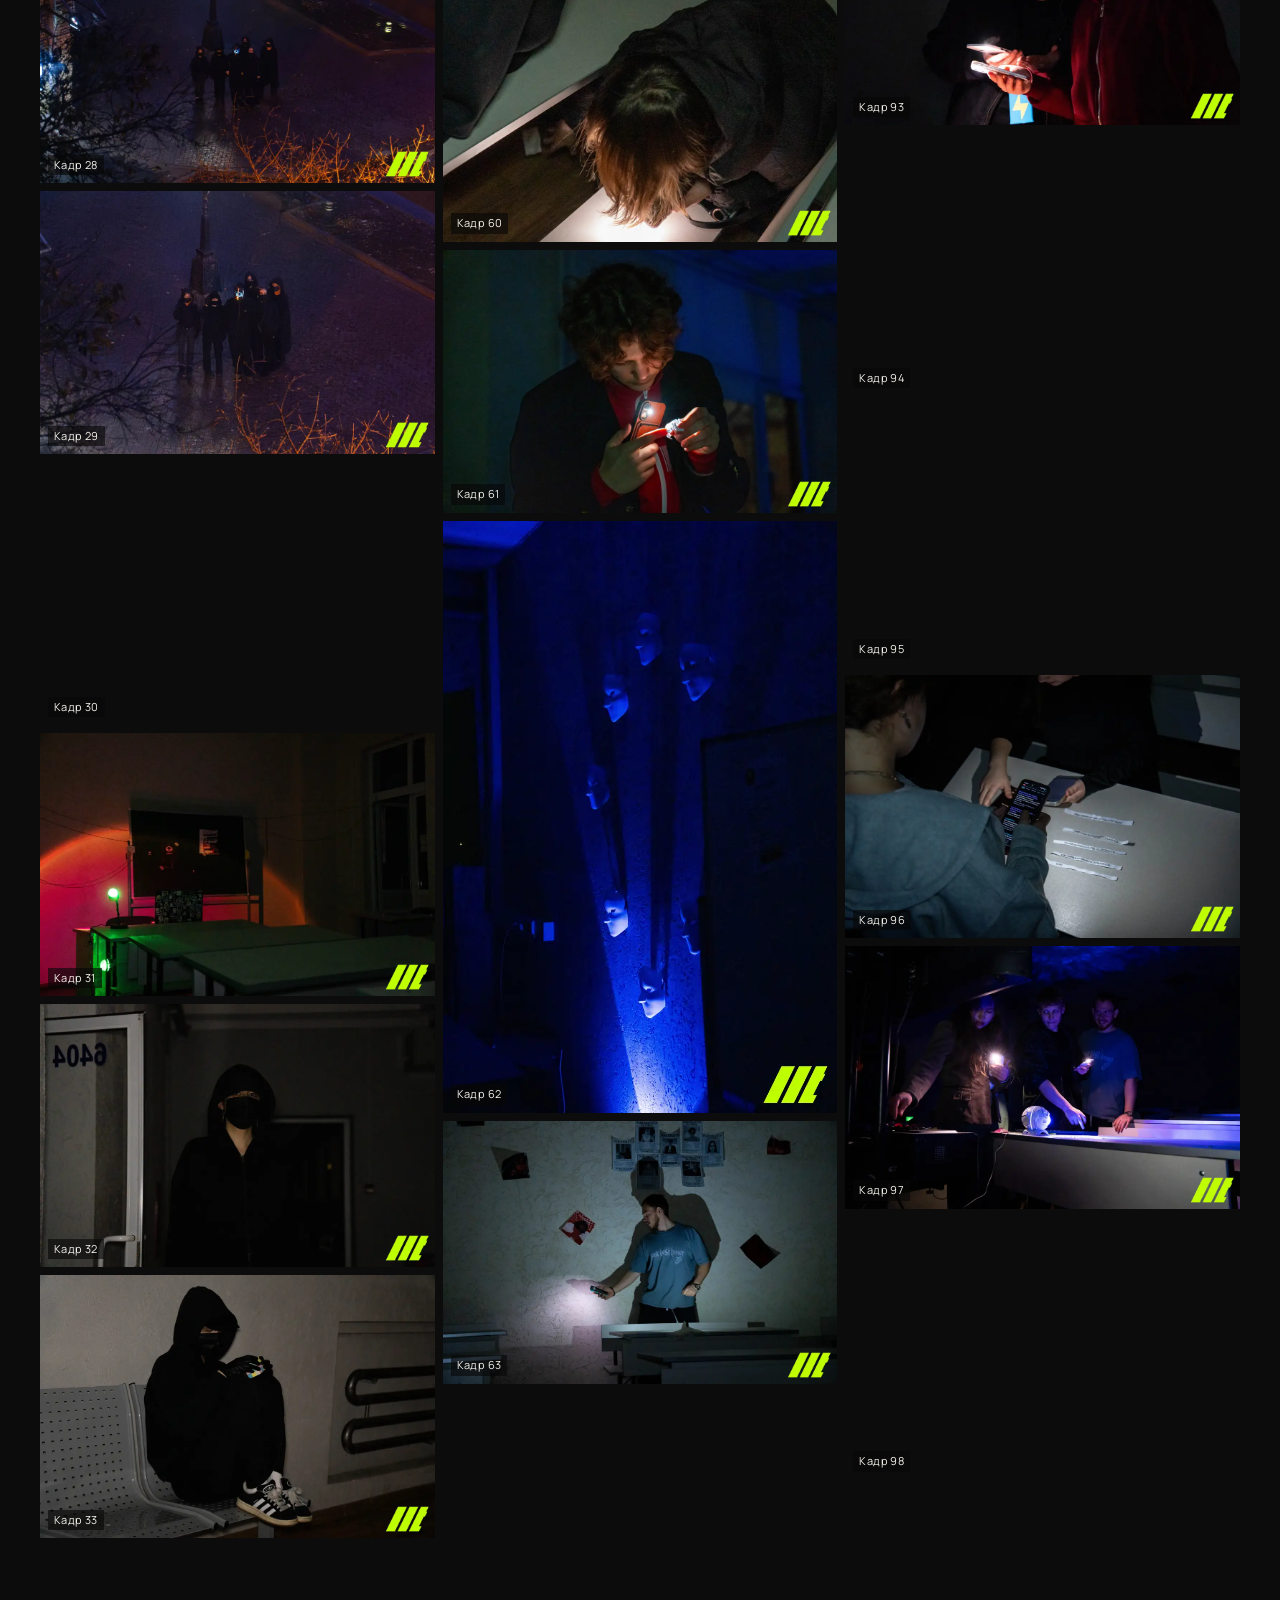
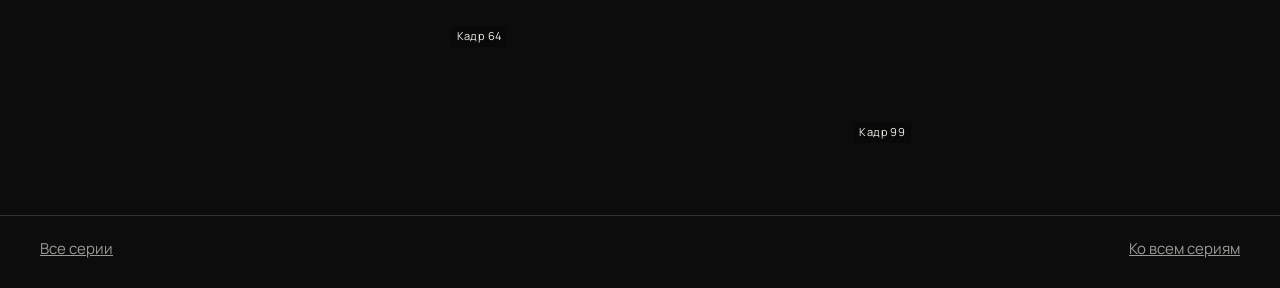
<file: photo-catton.html>
<!DOCTYPE html>
<html lang="ru">
<head>
  <meta charset="UTF-8">
  <meta name="viewport" content="width=device-width, initial-scale=1">
  <title>Catton — SVetFolio</title>
  <link rel="preconnect" href="https://fonts.googleapis.com">
  <link rel="preconnect" href="https://fonts.gstatic.com" crossorigin>
  <link href="https://fonts.googleapis.com/css2?family=Fraunces:ital,opsz,wght@0,9..144,500;1,9..144,500&family=Manrope:wght@400;500;600;700&display=swap" rel="stylesheet">
  <link rel="stylesheet" href="style.css">
  <script src="script.js" defer></script>
</head>
<body class="page page--photo">
  <a class="skip" href="#main">К содержанию</a>
  <header class="header">
    <a class="header__logo" href="index.html">SVetFolio</a>
    <button class="header__toggle" type="button" aria-expanded="false" aria-controls="site-nav">
      <span class="header__toggle-text header__toggle-text--closed">Меню</span>
      <span class="header__toggle-text header__toggle-text--open">Закрыть</span>
    </button>
    <nav class="header__nav" id="site-nav" aria-label="Разделы">
      <a class="header__link header__link--current" href="photo.html" aria-current="page">Фото</a>
      <a class="header__link" href="web.html">Сайты</a>
      <a class="header__link" href="about.html">Обо мне</a>
      <a class="header__link" href="contact.html">Контакты</a>
    </nav>
  </header>
  <main id="main">
    <header class="page-head">
      <p class="label"><a href="photo.html">Фото</a> · 03</p>
      <div class="page-head__layout">
        <h1 class="page-head__title">Catton</h1>
        <div class="page-head__aside">
          <p>Год — 2026</p>
          <p>Репортажная съёмка мероприятия.</p>
          <p>99 кадров</p>
        </div>
      </div>
    </header>
    <div class="gallery">
      <figure class="gallery__item">
        <img class="gallery__photo" src="media/catton/001.webp" width="1100" height="733" alt="Catton, кадр 01" loading="eager" decoding="async">
        <figcaption class="gallery__caption">Кадр 01</figcaption>
      </figure>
      <figure class="gallery__item">
        <img class="gallery__photo" src="media/catton/002.webp" width="1100" height="733" alt="Catton, кадр 02" loading="eager" decoding="async">
        <figcaption class="gallery__caption">Кадр 02</figcaption>
      </figure>
      <figure class="gallery__item">
        <img class="gallery__photo" src="media/catton/003.webp" width="1100" height="733" alt="Catton, кадр 03" loading="lazy" decoding="async">
        <figcaption class="gallery__caption">Кадр 03</figcaption>
      </figure>
      <figure class="gallery__item">
        <img class="gallery__photo" src="media/catton/004.webp" width="1100" height="733" alt="Catton, кадр 04" loading="lazy" decoding="async">
        <figcaption class="gallery__caption">Кадр 04</figcaption>
      </figure>
      <figure class="gallery__item">
        <img class="gallery__photo" src="media/catton/005.webp" width="1100" height="733" alt="Catton, кадр 05" loading="lazy" decoding="async">
        <figcaption class="gallery__caption">Кадр 05</figcaption>
      </figure>
      <figure class="gallery__item">
        <img class="gallery__photo" src="media/catton/006.webp" width="1100" height="733" alt="Catton, кадр 06" loading="lazy" decoding="async">
        <figcaption class="gallery__caption">Кадр 06</figcaption>
      </figure>
      <figure class="gallery__item">
        <img class="gallery__photo" src="media/catton/007.webp" width="1100" height="733" alt="Catton, кадр 07" loading="lazy" decoding="async">
        <figcaption class="gallery__caption">Кадр 07</figcaption>
      </figure>
      <figure class="gallery__item">
        <img class="gallery__photo" src="media/catton/008.webp" width="1100" height="733" alt="Catton, кадр 08" loading="lazy" decoding="async">
        <figcaption class="gallery__caption">Кадр 08</figcaption>
      </figure>
      <figure class="gallery__item">
        <img class="gallery__photo" src="media/catton/009.webp" width="1100" height="733" alt="Catton, кадр 09" loading="lazy" decoding="async">
        <figcaption class="gallery__caption">Кадр 09</figcaption>
      </figure>
      <figure class="gallery__item">
        <img class="gallery__photo" src="media/catton/010.webp" width="1100" height="733" alt="Catton, кадр 10" loading="lazy" decoding="async">
        <figcaption class="gallery__caption">Кадр 10</figcaption>
      </figure>
      <figure class="gallery__item">
        <img class="gallery__photo" src="media/catton/011.webp" width="1100" height="733" alt="Catton, кадр 11" loading="lazy" decoding="async">
        <figcaption class="gallery__caption">Кадр 11</figcaption>
      </figure>
      <figure class="gallery__item">
        <img class="gallery__photo" src="media/catton/012.webp" width="1100" height="733" alt="Catton, кадр 12" loading="lazy" decoding="async">
        <figcaption class="gallery__caption">Кадр 12</figcaption>
      </figure>
      <figure class="gallery__item">
        <img class="gallery__photo" src="media/catton/013.webp" width="1100" height="733" alt="Catton, кадр 13" loading="lazy" decoding="async">
        <figcaption class="gallery__caption">Кадр 13</figcaption>
      </figure>
      <figure class="gallery__item">
        <img class="gallery__photo" src="media/catton/014.webp" width="1100" height="733" alt="Catton, кадр 14" loading="lazy" decoding="async">
        <figcaption class="gallery__caption">Кадр 14</figcaption>
      </figure>
      <figure class="gallery__item">
        <img class="gallery__photo" src="media/catton/015.webp" width="1100" height="733" alt="Catton, кадр 15" loading="lazy" decoding="async">
        <figcaption class="gallery__caption">Кадр 15</figcaption>
      </figure>
      <figure class="gallery__item">
        <img class="gallery__photo" src="media/catton/016.webp" width="1100" height="733" alt="Catton, кадр 16" loading="lazy" decoding="async">
        <figcaption class="gallery__caption">Кадр 16</figcaption>
      </figure>
      <figure class="gallery__item">
        <img class="gallery__photo" src="media/catton/017.webp" width="1100" height="733" alt="Catton, кадр 17" loading="lazy" decoding="async">
        <figcaption class="gallery__caption">Кадр 17</figcaption>
      </figure>
      <figure class="gallery__item">
        <img class="gallery__photo" src="media/catton/018.webp" width="1100" height="733" alt="Catton, кадр 18" loading="lazy" decoding="async">
        <figcaption class="gallery__caption">Кадр 18</figcaption>
      </figure>
      <figure class="gallery__item">
        <img class="gallery__photo" src="media/catton/019.webp" width="1100" height="733" alt="Catton, кадр 19" loading="lazy" decoding="async">
        <figcaption class="gallery__caption">Кадр 19</figcaption>
      </figure>
      <figure class="gallery__item">
        <img class="gallery__photo" src="media/catton/020.webp" width="1100" height="733" alt="Catton, кадр 20" loading="lazy" decoding="async">
        <figcaption class="gallery__caption">Кадр 20</figcaption>
      </figure>
      <figure class="gallery__item">
        <img class="gallery__photo" src="media/catton/021.webp" width="1100" height="733" alt="Catton, кадр 21" loading="lazy" decoding="async">
        <figcaption class="gallery__caption">Кадр 21</figcaption>
      </figure>
      <figure class="gallery__item">
        <img class="gallery__photo" src="media/catton/022.webp" width="1100" height="733" alt="Catton, кадр 22" loading="lazy" decoding="async">
        <figcaption class="gallery__caption">Кадр 22</figcaption>
      </figure>
      <figure class="gallery__item">
        <img class="gallery__photo" src="media/catton/023.webp" width="1100" height="733" alt="Catton, кадр 23" loading="lazy" decoding="async">
        <figcaption class="gallery__caption">Кадр 23</figcaption>
      </figure>
      <figure class="gallery__item">
        <img class="gallery__photo" src="media/catton/024.webp" width="733" height="1100" alt="Catton, кадр 24" loading="lazy" decoding="async">
        <figcaption class="gallery__caption">Кадр 24</figcaption>
      </figure>
      <figure class="gallery__item">
        <img class="gallery__photo" src="media/catton/025.webp" width="1100" height="733" alt="Catton, кадр 25" loading="lazy" decoding="async">
        <figcaption class="gallery__caption">Кадр 25</figcaption>
      </figure>
      <figure class="gallery__item">
        <img class="gallery__photo" src="media/catton/026.webp" width="1100" height="733" alt="Catton, кадр 26" loading="lazy" decoding="async">
        <figcaption class="gallery__caption">Кадр 26</figcaption>
      </figure>
      <figure class="gallery__item">
        <img class="gallery__photo" src="media/catton/027.webp" width="1100" height="733" alt="Catton, кадр 27" loading="lazy" decoding="async">
        <figcaption class="gallery__caption">Кадр 27</figcaption>
      </figure>
      <figure class="gallery__item">
        <img class="gallery__photo" src="media/catton/028.webp" width="1100" height="733" alt="Catton, кадр 28" loading="lazy" decoding="async">
        <figcaption class="gallery__caption">Кадр 28</figcaption>
      </figure>
      <figure class="gallery__item">
        <img class="gallery__photo" src="media/catton/029.webp" width="1100" height="733" alt="Catton, кадр 29" loading="lazy" decoding="async">
        <figcaption class="gallery__caption">Кадр 29</figcaption>
      </figure>
      <figure class="gallery__item">
        <img class="gallery__photo" src="media/catton/030.webp" width="1100" height="733" alt="Catton, кадр 30" loading="lazy" decoding="async">
        <figcaption class="gallery__caption">Кадр 30</figcaption>
      </figure>
      <figure class="gallery__item">
        <img class="gallery__photo" src="media/catton/031.webp" width="1100" height="733" alt="Catton, кадр 31" loading="lazy" decoding="async">
        <figcaption class="gallery__caption">Кадр 31</figcaption>
      </figure>
      <figure class="gallery__item">
        <img class="gallery__photo" src="media/catton/032.webp" width="1100" height="733" alt="Catton, кадр 32" loading="lazy" decoding="async">
        <figcaption class="gallery__caption">Кадр 32</figcaption>
      </figure>
      <figure class="gallery__item">
        <img class="gallery__photo" src="media/catton/033.webp" width="1100" height="733" alt="Catton, кадр 33" loading="lazy" decoding="async">
        <figcaption class="gallery__caption">Кадр 33</figcaption>
      </figure>
      <figure class="gallery__item">
        <img class="gallery__photo" src="media/catton/034.webp" width="1100" height="733" alt="Catton, кадр 34" loading="lazy" decoding="async">
        <figcaption class="gallery__caption">Кадр 34</figcaption>
      </figure>
      <figure class="gallery__item">
        <img class="gallery__photo" src="media/catton/035.webp" width="1100" height="733" alt="Catton, кадр 35" loading="lazy" decoding="async">
        <figcaption class="gallery__caption">Кадр 35</figcaption>
      </figure>
      <figure class="gallery__item">
        <img class="gallery__photo" src="media/catton/036.webp" width="1100" height="733" alt="Catton, кадр 36" loading="lazy" decoding="async">
        <figcaption class="gallery__caption">Кадр 36</figcaption>
      </figure>
      <figure class="gallery__item">
        <img class="gallery__photo" src="media/catton/037.webp" width="1100" height="733" alt="Catton, кадр 37" loading="lazy" decoding="async">
        <figcaption class="gallery__caption">Кадр 37</figcaption>
      </figure>
      <figure class="gallery__item">
        <img class="gallery__photo" src="media/catton/038.webp" width="733" height="1100" alt="Catton, кадр 38" loading="lazy" decoding="async">
        <figcaption class="gallery__caption">Кадр 38</figcaption>
      </figure>
      <figure class="gallery__item">
        <img class="gallery__photo" src="media/catton/039.webp" width="1100" height="733" alt="Catton, кадр 39" loading="lazy" decoding="async">
        <figcaption class="gallery__caption">Кадр 39</figcaption>
      </figure>
      <figure class="gallery__item">
        <img class="gallery__photo" src="media/catton/040.webp" width="1100" height="733" alt="Catton, кадр 40" loading="lazy" decoding="async">
        <figcaption class="gallery__caption">Кадр 40</figcaption>
      </figure>
      <figure class="gallery__item">
        <img class="gallery__photo" src="media/catton/041.webp" width="1100" height="733" alt="Catton, кадр 41" loading="lazy" decoding="async">
        <figcaption class="gallery__caption">Кадр 41</figcaption>
      </figure>
      <figure class="gallery__item">
        <img class="gallery__photo" src="media/catton/042.webp" width="1100" height="733" alt="Catton, кадр 42" loading="lazy" decoding="async">
        <figcaption class="gallery__caption">Кадр 42</figcaption>
      </figure>
      <figure class="gallery__item">
        <img class="gallery__photo" src="media/catton/043.webp" width="1100" height="733" alt="Catton, кадр 43" loading="lazy" decoding="async">
        <figcaption class="gallery__caption">Кадр 43</figcaption>
      </figure>
      <figure class="gallery__item">
        <img class="gallery__photo" src="media/catton/044.webp" width="1100" height="733" alt="Catton, кадр 44" loading="lazy" decoding="async">
        <figcaption class="gallery__caption">Кадр 44</figcaption>
      </figure>
      <figure class="gallery__item">
        <img class="gallery__photo" src="media/catton/045.webp" width="1100" height="733" alt="Catton, кадр 45" loading="lazy" decoding="async">
        <figcaption class="gallery__caption">Кадр 45</figcaption>
      </figure>
      <figure class="gallery__item">
        <img class="gallery__photo" src="media/catton/046.webp" width="1100" height="733" alt="Catton, кадр 46" loading="lazy" decoding="async">
        <figcaption class="gallery__caption">Кадр 46</figcaption>
      </figure>
      <figure class="gallery__item">
        <img class="gallery__photo" src="media/catton/047.webp" width="1100" height="733" alt="Catton, кадр 47" loading="lazy" decoding="async">
        <figcaption class="gallery__caption">Кадр 47</figcaption>
      </figure>
      <figure class="gallery__item">
        <img class="gallery__photo" src="media/catton/048.webp" width="1100" height="733" alt="Catton, кадр 48" loading="lazy" decoding="async">
        <figcaption class="gallery__caption">Кадр 48</figcaption>
      </figure>
      <figure class="gallery__item">
        <img class="gallery__photo" src="media/catton/049.webp" width="1100" height="733" alt="Catton, кадр 49" loading="lazy" decoding="async">
        <figcaption class="gallery__caption">Кадр 49</figcaption>
      </figure>
      <figure class="gallery__item">
        <img class="gallery__photo" src="media/catton/050.webp" width="733" height="1100" alt="Catton, кадр 50" loading="lazy" decoding="async">
        <figcaption class="gallery__caption">Кадр 50</figcaption>
      </figure>
      <figure class="gallery__item">
        <img class="gallery__photo" src="media/catton/051.webp" width="1100" height="733" alt="Catton, кадр 51" loading="lazy" decoding="async">
        <figcaption class="gallery__caption">Кадр 51</figcaption>
      </figure>
      <figure class="gallery__item">
        <img class="gallery__photo" src="media/catton/052.webp" width="1100" height="733" alt="Catton, кадр 52" loading="lazy" decoding="async">
        <figcaption class="gallery__caption">Кадр 52</figcaption>
      </figure>
      <figure class="gallery__item">
        <img class="gallery__photo" src="media/catton/053.webp" width="1100" height="733" alt="Catton, кадр 53" loading="lazy" decoding="async">
        <figcaption class="gallery__caption">Кадр 53</figcaption>
      </figure>
      <figure class="gallery__item">
        <img class="gallery__photo" src="media/catton/054.webp" width="1100" height="733" alt="Catton, кадр 54" loading="lazy" decoding="async">
        <figcaption class="gallery__caption">Кадр 54</figcaption>
      </figure>
      <figure class="gallery__item">
        <img class="gallery__photo" src="media/catton/055.webp" width="1100" height="733" alt="Catton, кадр 55" loading="lazy" decoding="async">
        <figcaption class="gallery__caption">Кадр 55</figcaption>
      </figure>
      <figure class="gallery__item">
        <img class="gallery__photo" src="media/catton/056.webp" width="1100" height="733" alt="Catton, кадр 56" loading="lazy" decoding="async">
        <figcaption class="gallery__caption">Кадр 56</figcaption>
      </figure>
      <figure class="gallery__item">
        <img class="gallery__photo" src="media/catton/057.webp" width="1100" height="733" alt="Catton, кадр 57" loading="lazy" decoding="async">
        <figcaption class="gallery__caption">Кадр 57</figcaption>
      </figure>
      <figure class="gallery__item">
        <img class="gallery__photo" src="media/catton/058.webp" width="1100" height="733" alt="Catton, кадр 58" loading="lazy" decoding="async">
        <figcaption class="gallery__caption">Кадр 58</figcaption>
      </figure>
      <figure class="gallery__item">
        <img class="gallery__photo" src="media/catton/059.webp" width="1100" height="733" alt="Catton, кадр 59" loading="lazy" decoding="async">
        <figcaption class="gallery__caption">Кадр 59</figcaption>
      </figure>
      <figure class="gallery__item">
        <img class="gallery__photo" src="media/catton/060.webp" width="1100" height="733" alt="Catton, кадр 60" loading="lazy" decoding="async">
        <figcaption class="gallery__caption">Кадр 60</figcaption>
      </figure>
      <figure class="gallery__item">
        <img class="gallery__photo" src="media/catton/061.webp" width="1100" height="733" alt="Catton, кадр 61" loading="lazy" decoding="async">
        <figcaption class="gallery__caption">Кадр 61</figcaption>
      </figure>
      <figure class="gallery__item">
        <img class="gallery__photo" src="media/catton/062.webp" width="733" height="1100" alt="Catton, кадр 62" loading="lazy" decoding="async">
        <figcaption class="gallery__caption">Кадр 62</figcaption>
      </figure>
      <figure class="gallery__item">
        <img class="gallery__photo" src="media/catton/063.webp" width="1100" height="733" alt="Catton, кадр 63" loading="lazy" decoding="async">
        <figcaption class="gallery__caption">Кадр 63</figcaption>
      </figure>
      <figure class="gallery__item">
        <img class="gallery__photo" src="media/catton/064.webp" width="1100" height="733" alt="Catton, кадр 64" loading="lazy" decoding="async">
        <figcaption class="gallery__caption">Кадр 64</figcaption>
      </figure>
      <figure class="gallery__item">
        <img class="gallery__photo" src="media/catton/065.webp" width="1100" height="733" alt="Catton, кадр 65" loading="lazy" decoding="async">
        <figcaption class="gallery__caption">Кадр 65</figcaption>
      </figure>
      <figure class="gallery__item">
        <img class="gallery__photo" src="media/catton/066.webp" width="1100" height="733" alt="Catton, кадр 66" loading="lazy" decoding="async">
        <figcaption class="gallery__caption">Кадр 66</figcaption>
      </figure>
      <figure class="gallery__item">
        <img class="gallery__photo" src="media/catton/067.webp" width="1100" height="733" alt="Catton, кадр 67" loading="lazy" decoding="async">
        <figcaption class="gallery__caption">Кадр 67</figcaption>
      </figure>
      <figure class="gallery__item">
        <img class="gallery__photo" src="media/catton/068.webp" width="1100" height="733" alt="Catton, кадр 68" loading="lazy" decoding="async">
        <figcaption class="gallery__caption">Кадр 68</figcaption>
      </figure>
      <figure class="gallery__item">
        <img class="gallery__photo" src="media/catton/069.webp" width="1100" height="733" alt="Catton, кадр 69" loading="lazy" decoding="async">
        <figcaption class="gallery__caption">Кадр 69</figcaption>
      </figure>
      <figure class="gallery__item">
        <img class="gallery__photo" src="media/catton/070.webp" width="1100" height="733" alt="Catton, кадр 70" loading="lazy" decoding="async">
        <figcaption class="gallery__caption">Кадр 70</figcaption>
      </figure>
      <figure class="gallery__item">
        <img class="gallery__photo" src="media/catton/071.webp" width="1100" height="733" alt="Catton, кадр 71" loading="lazy" decoding="async">
        <figcaption class="gallery__caption">Кадр 71</figcaption>
      </figure>
      <figure class="gallery__item">
        <img class="gallery__photo" src="media/catton/072.webp" width="1100" height="733" alt="Catton, кадр 72" loading="lazy" decoding="async">
        <figcaption class="gallery__caption">Кадр 72</figcaption>
      </figure>
      <figure class="gallery__item">
        <img class="gallery__photo" src="media/catton/073.webp" width="1100" height="733" alt="Catton, кадр 73" loading="lazy" decoding="async">
        <figcaption class="gallery__caption">Кадр 73</figcaption>
      </figure>
      <figure class="gallery__item">
        <img class="gallery__photo" src="media/catton/074.webp" width="1100" height="733" alt="Catton, кадр 74" loading="lazy" decoding="async">
        <figcaption class="gallery__caption">Кадр 74</figcaption>
      </figure>
      <figure class="gallery__item">
        <img class="gallery__photo" src="media/catton/075.webp" width="1100" height="733" alt="Catton, кадр 75" loading="lazy" decoding="async">
        <figcaption class="gallery__caption">Кадр 75</figcaption>
      </figure>
      <figure class="gallery__item">
        <img class="gallery__photo" src="media/catton/076.webp" width="1100" height="733" alt="Catton, кадр 76" loading="lazy" decoding="async">
        <figcaption class="gallery__caption">Кадр 76</figcaption>
      </figure>
      <figure class="gallery__item">
        <img class="gallery__photo" src="media/catton/077.webp" width="1100" height="733" alt="Catton, кадр 77" loading="lazy" decoding="async">
        <figcaption class="gallery__caption">Кадр 77</figcaption>
      </figure>
      <figure class="gallery__item">
        <img class="gallery__photo" src="media/catton/078.webp" width="1100" height="733" alt="Catton, кадр 78" loading="lazy" decoding="async">
        <figcaption class="gallery__caption">Кадр 78</figcaption>
      </figure>
      <figure class="gallery__item">
        <img class="gallery__photo" src="media/catton/079.webp" width="1100" height="733" alt="Catton, кадр 79" loading="lazy" decoding="async">
        <figcaption class="gallery__caption">Кадр 79</figcaption>
      </figure>
      <figure class="gallery__item">
        <img class="gallery__photo" src="media/catton/080.webp" width="1100" height="733" alt="Catton, кадр 80" loading="lazy" decoding="async">
        <figcaption class="gallery__caption">Кадр 80</figcaption>
      </figure>
      <figure class="gallery__item">
        <img class="gallery__photo" src="media/catton/081.webp" width="1100" height="733" alt="Catton, кадр 81" loading="lazy" decoding="async">
        <figcaption class="gallery__caption">Кадр 81</figcaption>
      </figure>
      <figure class="gallery__item">
        <img class="gallery__photo" src="media/catton/082.webp" width="1100" height="733" alt="Catton, кадр 82" loading="lazy" decoding="async">
        <figcaption class="gallery__caption">Кадр 82</figcaption>
      </figure>
      <figure class="gallery__item">
        <img class="gallery__photo" src="media/catton/083.webp" width="1100" height="733" alt="Catton, кадр 83" loading="lazy" decoding="async">
        <figcaption class="gallery__caption">Кадр 83</figcaption>
      </figure>
      <figure class="gallery__item">
        <img class="gallery__photo" src="media/catton/084.webp" width="1100" height="733" alt="Catton, кадр 84" loading="lazy" decoding="async">
        <figcaption class="gallery__caption">Кадр 84</figcaption>
      </figure>
      <figure class="gallery__item">
        <img class="gallery__photo" src="media/catton/085.webp" width="1100" height="733" alt="Catton, кадр 85" loading="lazy" decoding="async">
        <figcaption class="gallery__caption">Кадр 85</figcaption>
      </figure>
      <figure class="gallery__item">
        <img class="gallery__photo" src="media/catton/086.webp" width="1100" height="733" alt="Catton, кадр 86" loading="lazy" decoding="async">
        <figcaption class="gallery__caption">Кадр 86</figcaption>
      </figure>
      <figure class="gallery__item">
        <img class="gallery__photo" src="media/catton/087.webp" width="1100" height="733" alt="Catton, кадр 87" loading="lazy" decoding="async">
        <figcaption class="gallery__caption">Кадр 87</figcaption>
      </figure>
      <figure class="gallery__item">
        <img class="gallery__photo" src="media/catton/088.webp" width="1100" height="733" alt="Catton, кадр 88" loading="lazy" decoding="async">
        <figcaption class="gallery__caption">Кадр 88</figcaption>
      </figure>
      <figure class="gallery__item">
        <img class="gallery__photo" src="media/catton/089.webp" width="1100" height="733" alt="Catton, кадр 89" loading="lazy" decoding="async">
        <figcaption class="gallery__caption">Кадр 89</figcaption>
      </figure>
      <figure class="gallery__item">
        <img class="gallery__photo" src="media/catton/090.webp" width="1100" height="733" alt="Catton, кадр 90" loading="lazy" decoding="async">
        <figcaption class="gallery__caption">Кадр 90</figcaption>
      </figure>
      <figure class="gallery__item">
        <img class="gallery__photo" src="media/catton/091.webp" width="1100" height="733" alt="Catton, кадр 91" loading="lazy" decoding="async">
        <figcaption class="gallery__caption">Кадр 91</figcaption>
      </figure>
      <figure class="gallery__item">
        <img class="gallery__photo" src="media/catton/092.webp" width="1100" height="733" alt="Catton, кадр 92" loading="lazy" decoding="async">
        <figcaption class="gallery__caption">Кадр 92</figcaption>
      </figure>
      <figure class="gallery__item">
        <img class="gallery__photo" src="media/catton/093.webp" width="1100" height="733" alt="Catton, кадр 93" loading="lazy" decoding="async">
        <figcaption class="gallery__caption">Кадр 93</figcaption>
      </figure>
      <figure class="gallery__item">
        <img class="gallery__photo" src="media/catton/094.webp" width="1100" height="733" alt="Catton, кадр 94" loading="lazy" decoding="async">
        <figcaption class="gallery__caption">Кадр 94</figcaption>
      </figure>
      <figure class="gallery__item">
        <img class="gallery__photo" src="media/catton/095.webp" width="1100" height="733" alt="Catton, кадр 95" loading="lazy" decoding="async">
        <figcaption class="gallery__caption">Кадр 95</figcaption>
      </figure>
      <figure class="gallery__item">
        <img class="gallery__photo" src="media/catton/096.webp" width="1100" height="733" alt="Catton, кадр 96" loading="lazy" decoding="async">
        <figcaption class="gallery__caption">Кадр 96</figcaption>
      </figure>
      <figure class="gallery__item">
        <img class="gallery__photo" src="media/catton/097.webp" width="1100" height="733" alt="Catton, кадр 97" loading="lazy" decoding="async">
        <figcaption class="gallery__caption">Кадр 97</figcaption>
      </figure>
      <figure class="gallery__item">
        <img class="gallery__photo" src="media/catton/098.webp" width="1100" height="733" alt="Catton, кадр 98" loading="lazy" decoding="async">
        <figcaption class="gallery__caption">Кадр 98</figcaption>
      </figure>
      <figure class="gallery__item">
        <img class="gallery__photo" src="media/catton/099.webp" width="1100" height="733" alt="Catton, кадр 99" loading="lazy" decoding="async">
        <figcaption class="gallery__caption">Кадр 99</figcaption>
      </figure>
    </div>
  </main>
  <footer class="footer">
    <a href="photo.html">Все серии</a>
    <a href="photo.html">Ко всем сериям</a>
  </footer>
</body>
</html>
</file>
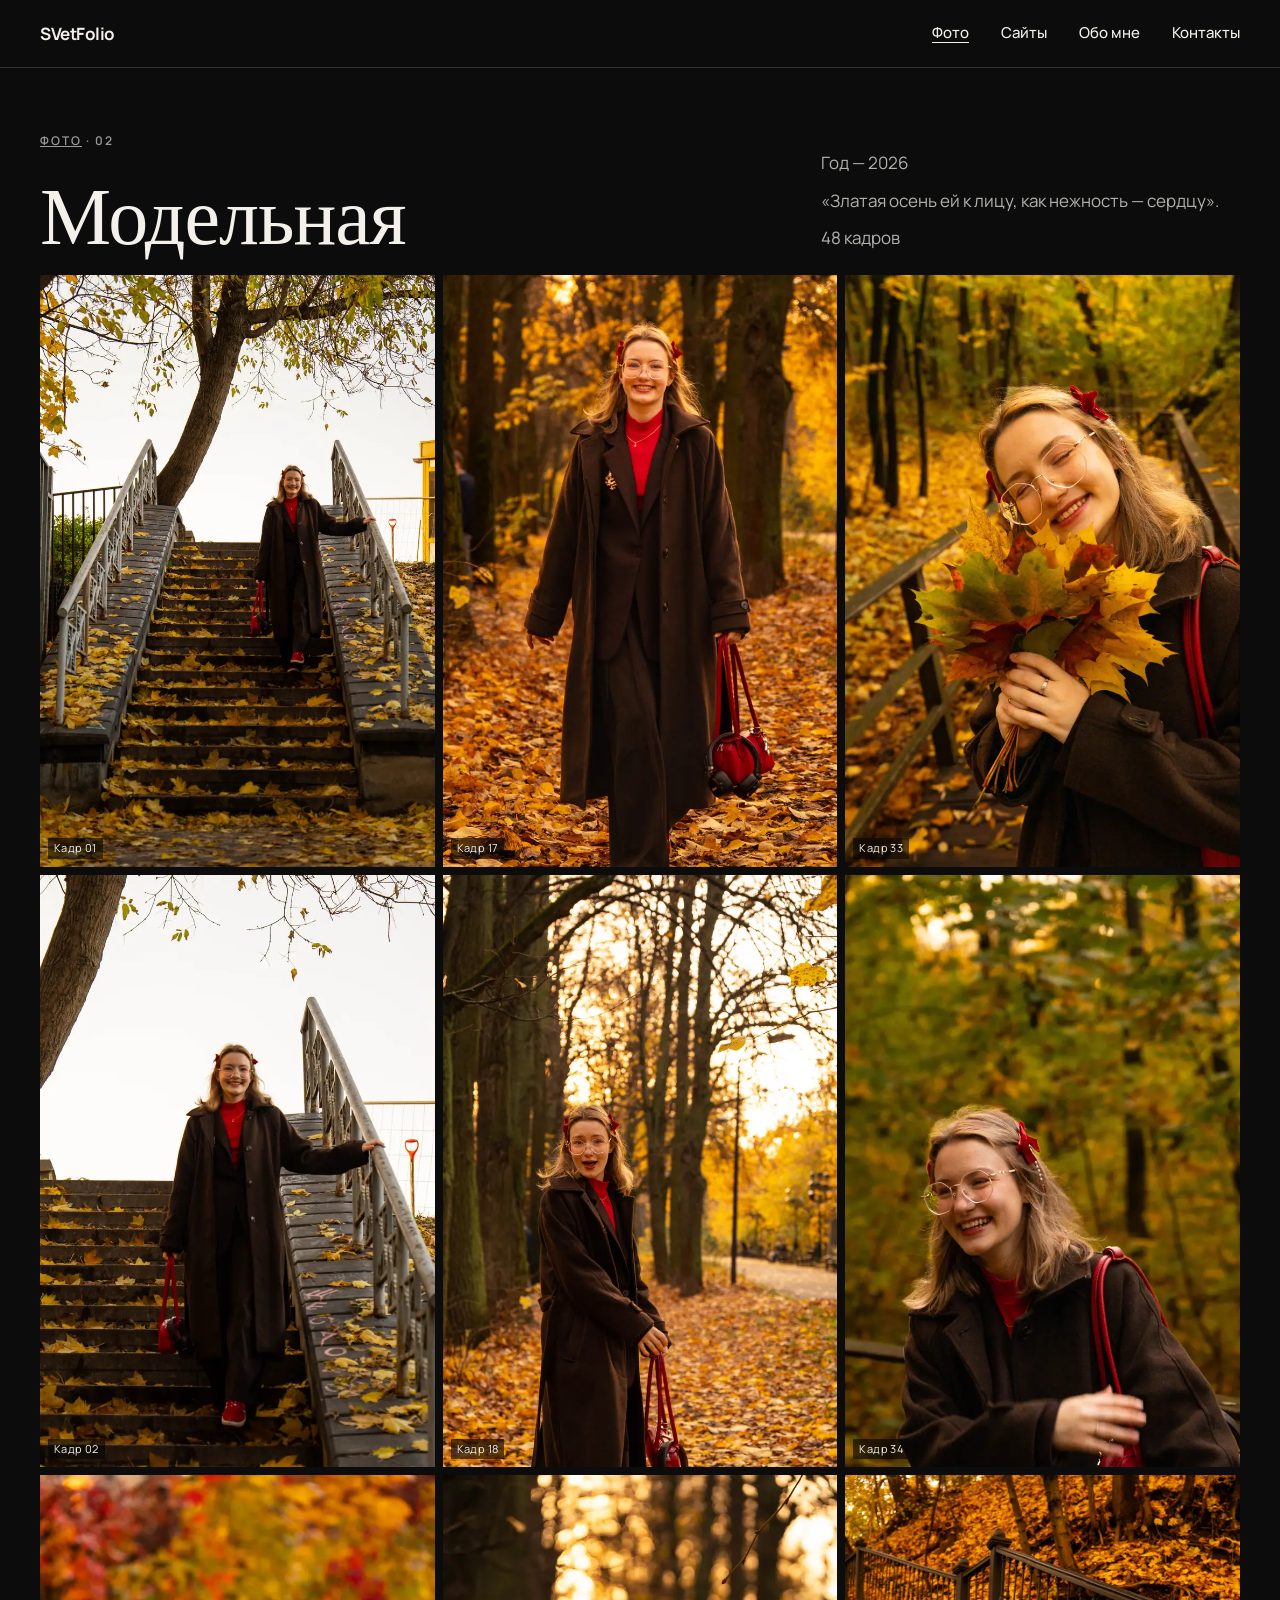
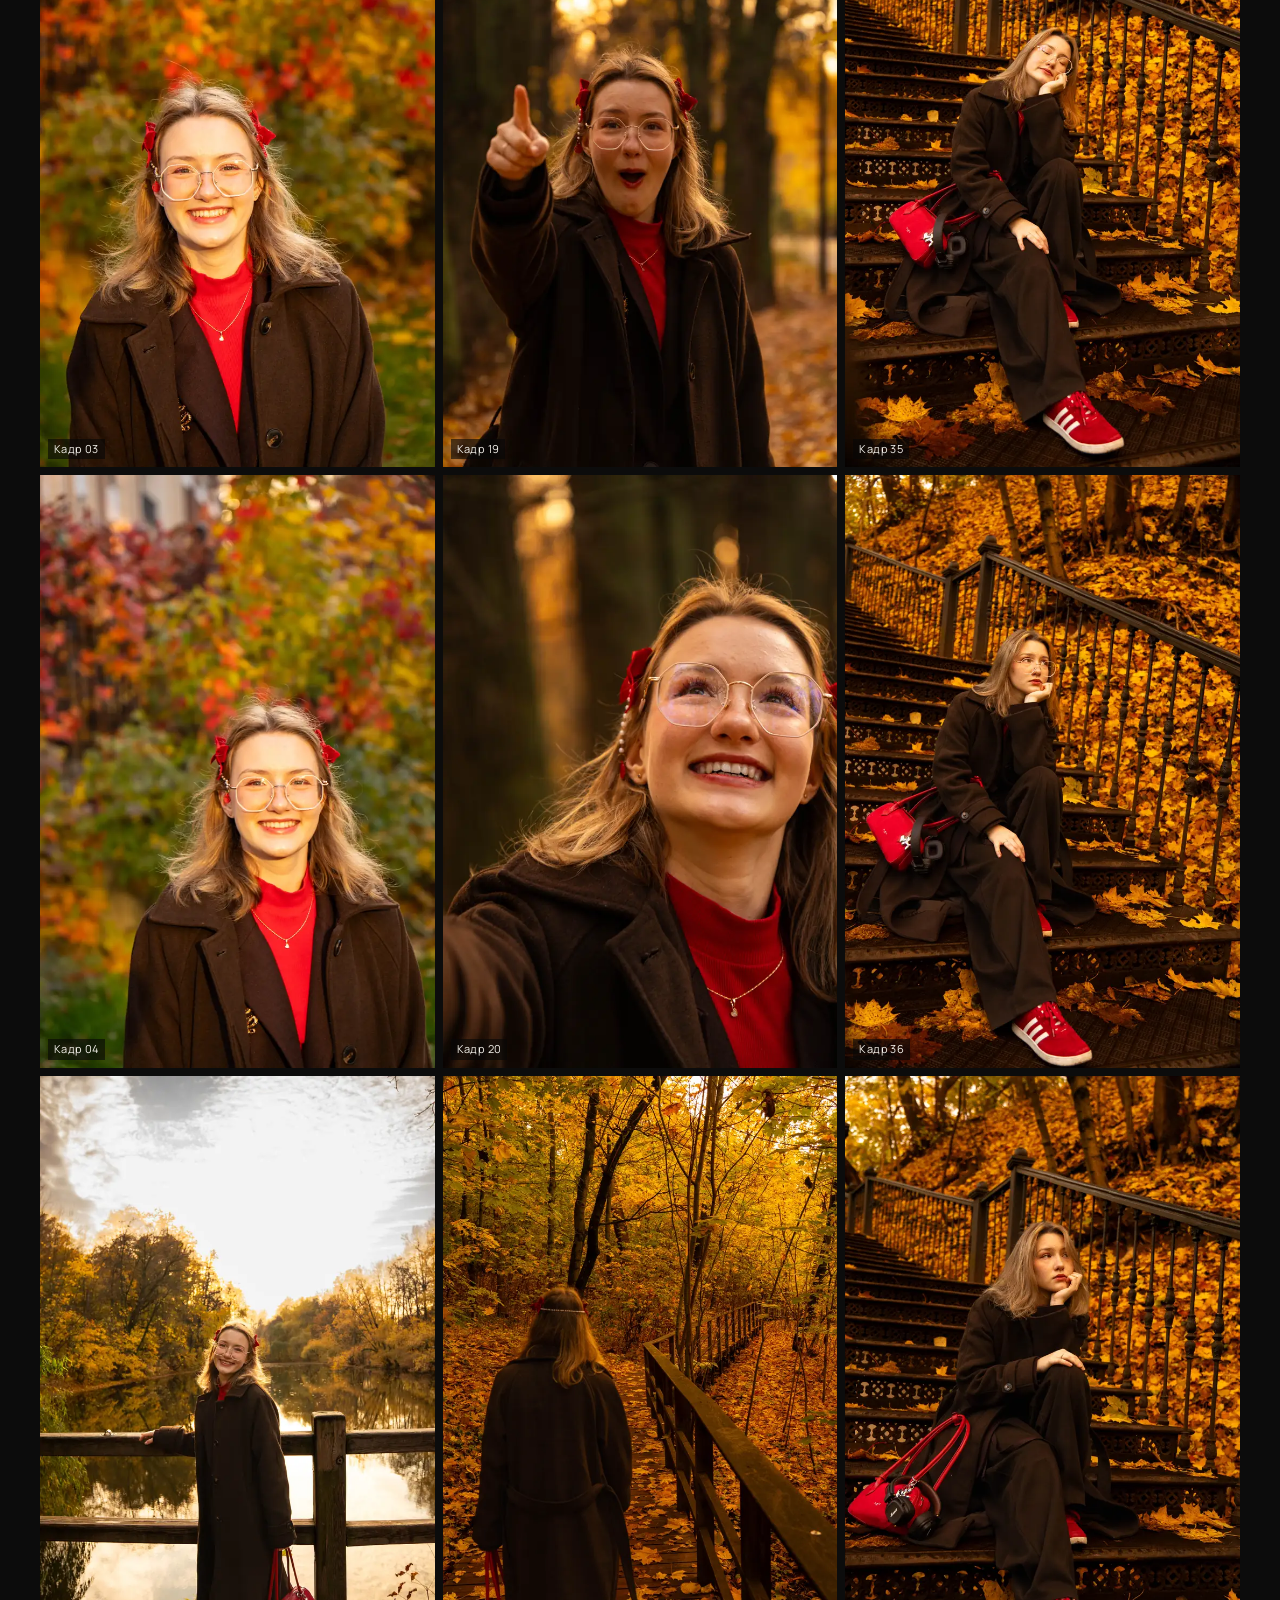
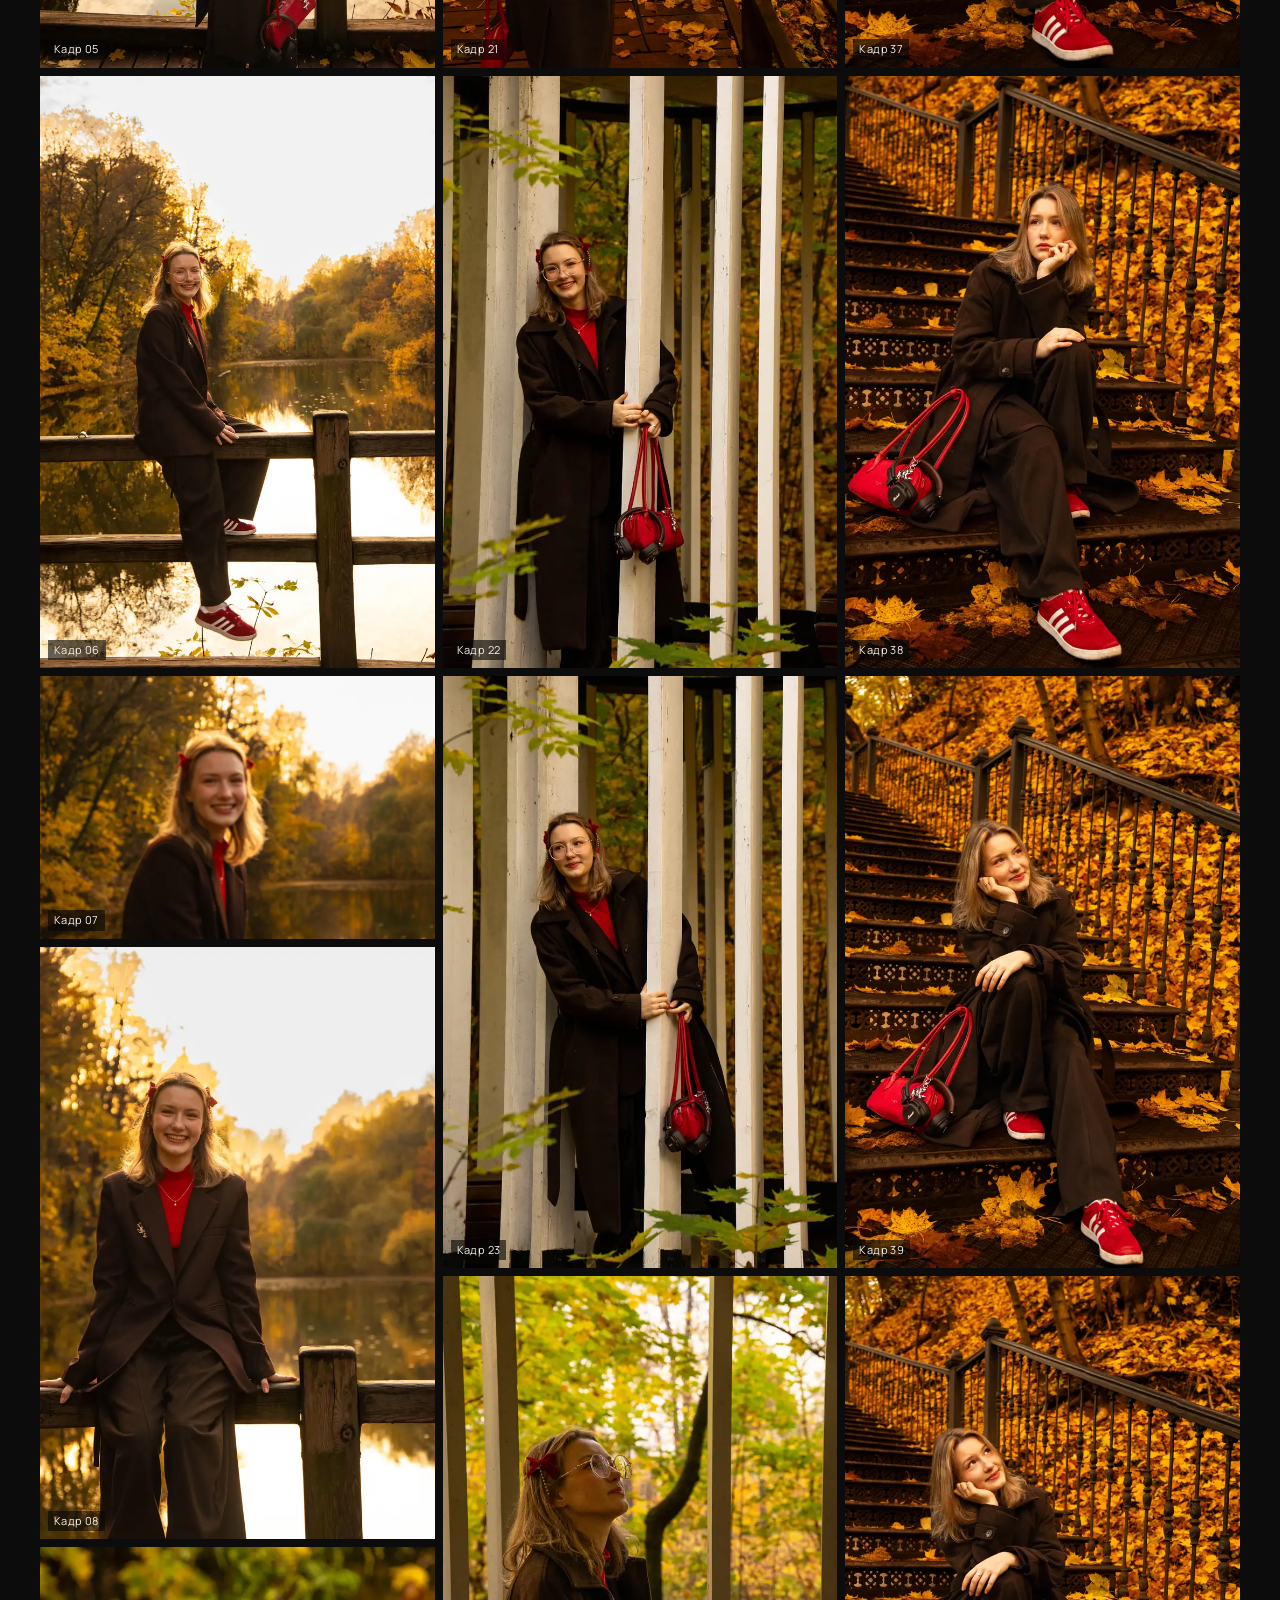
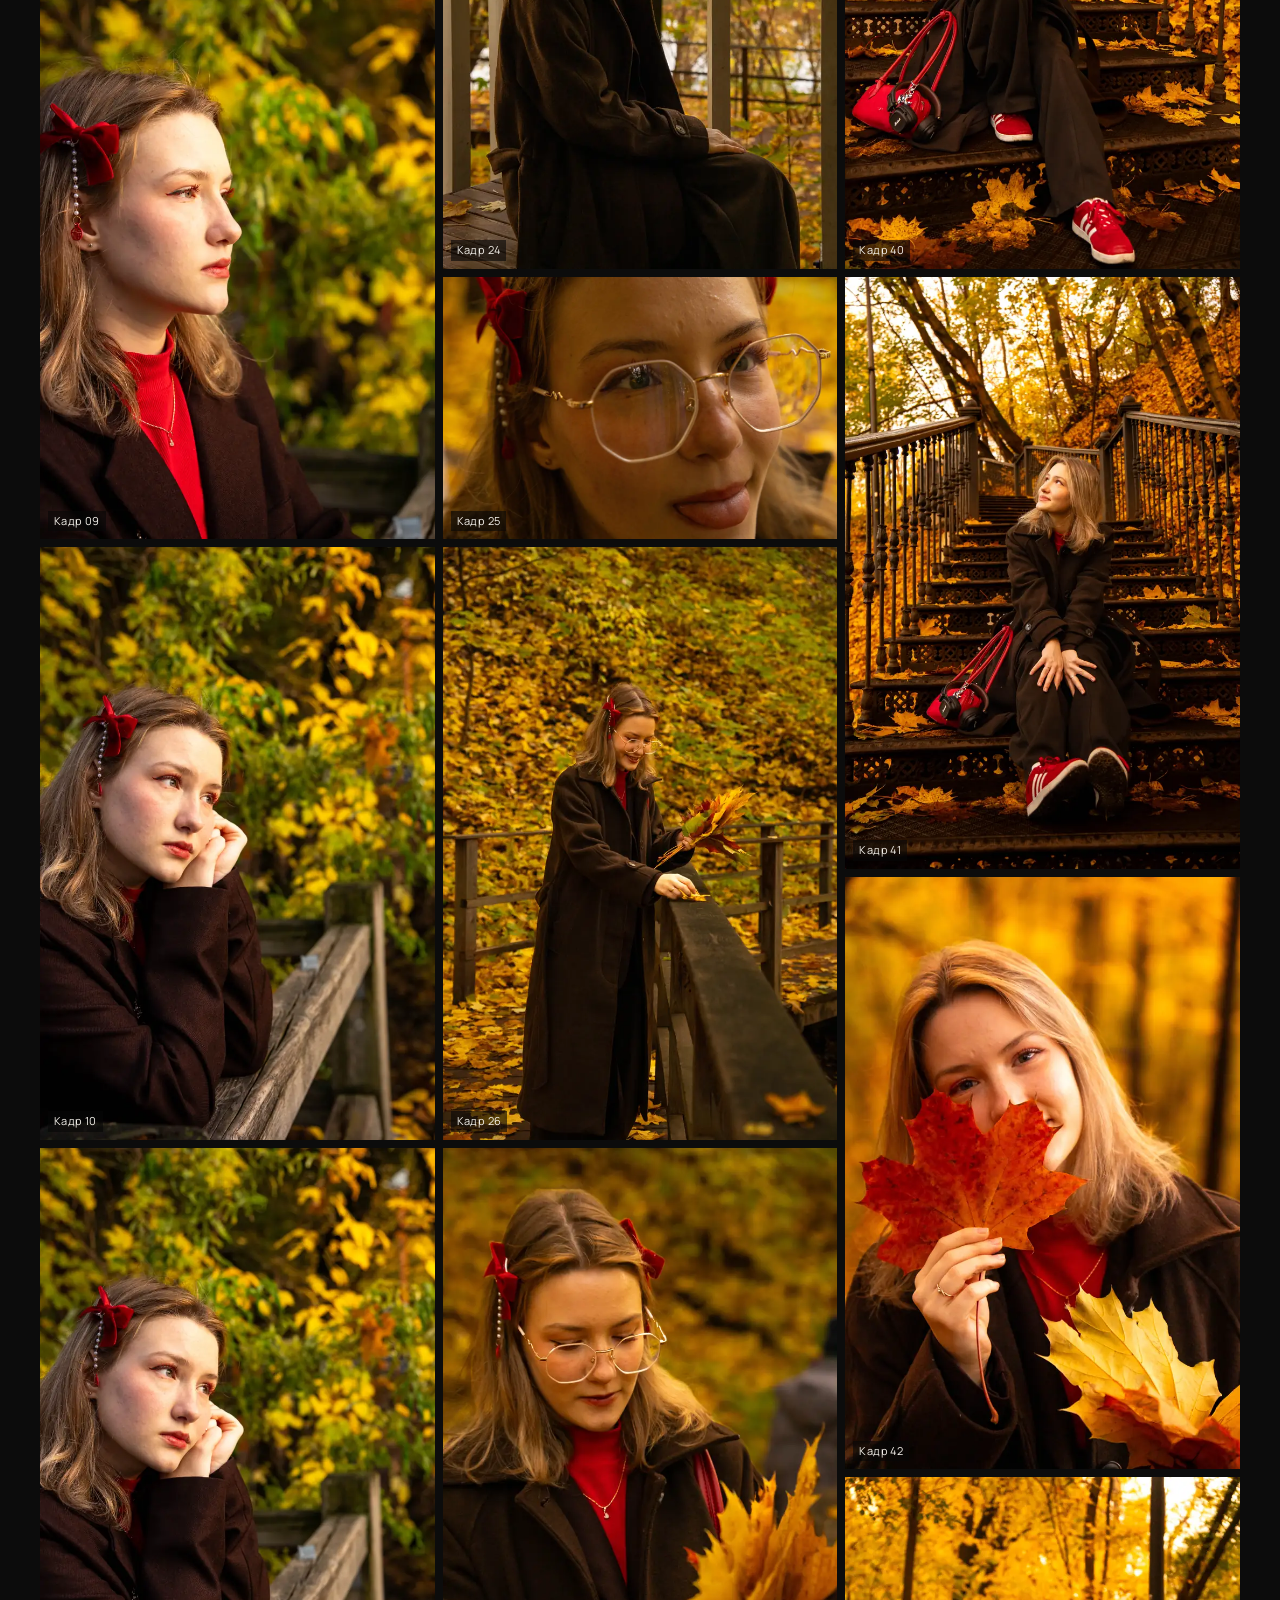
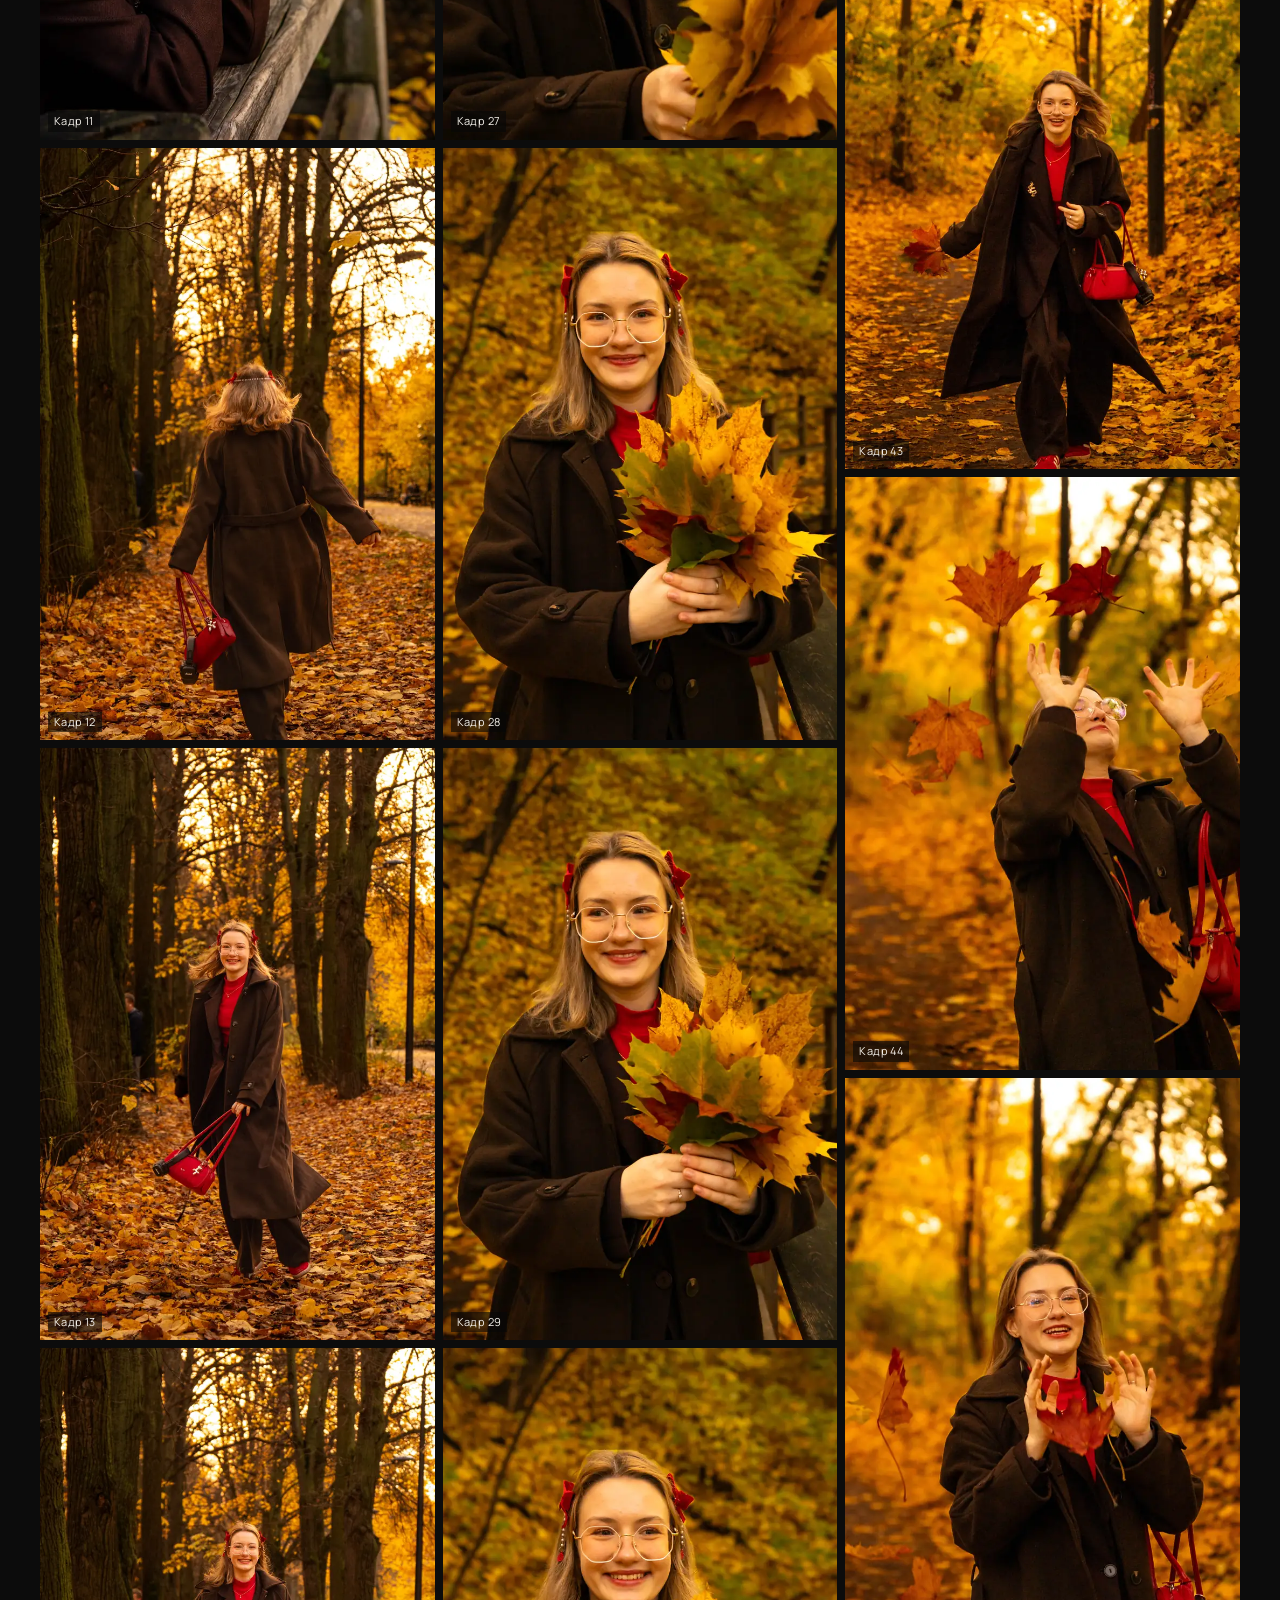
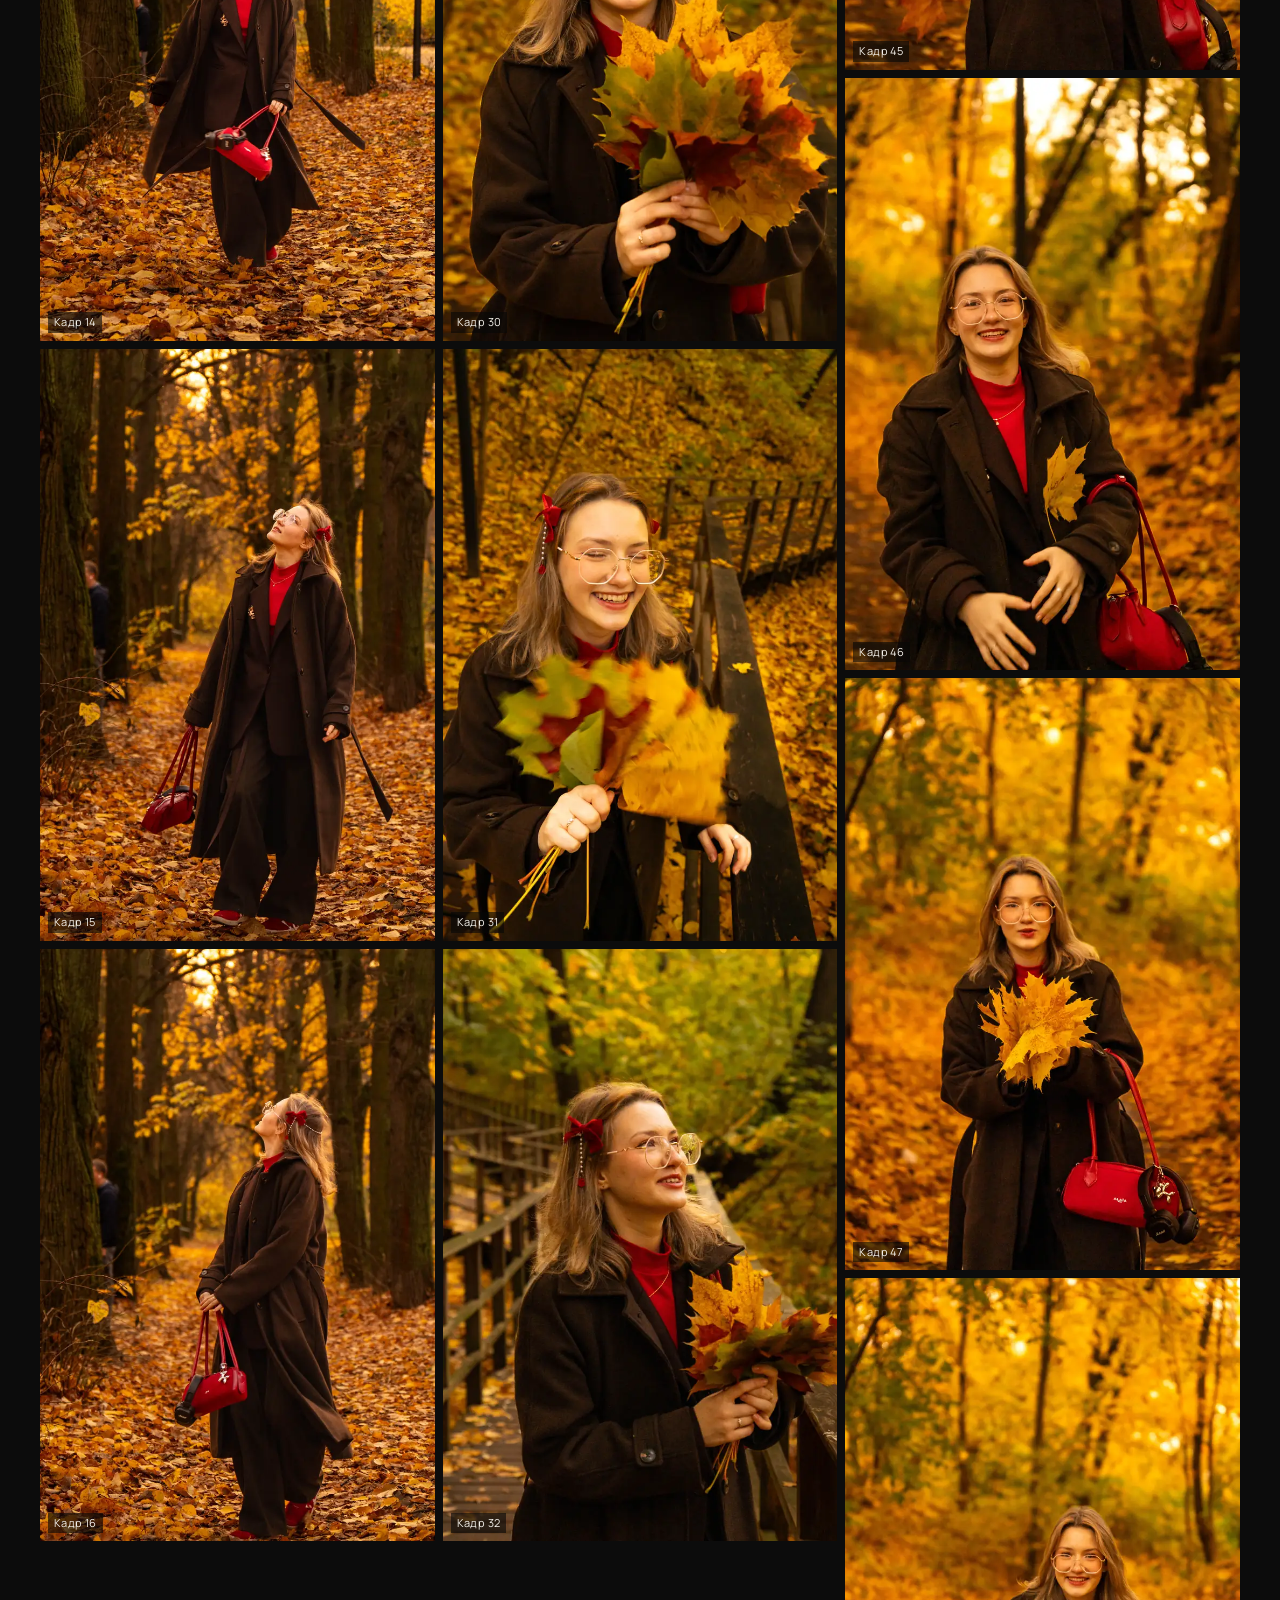
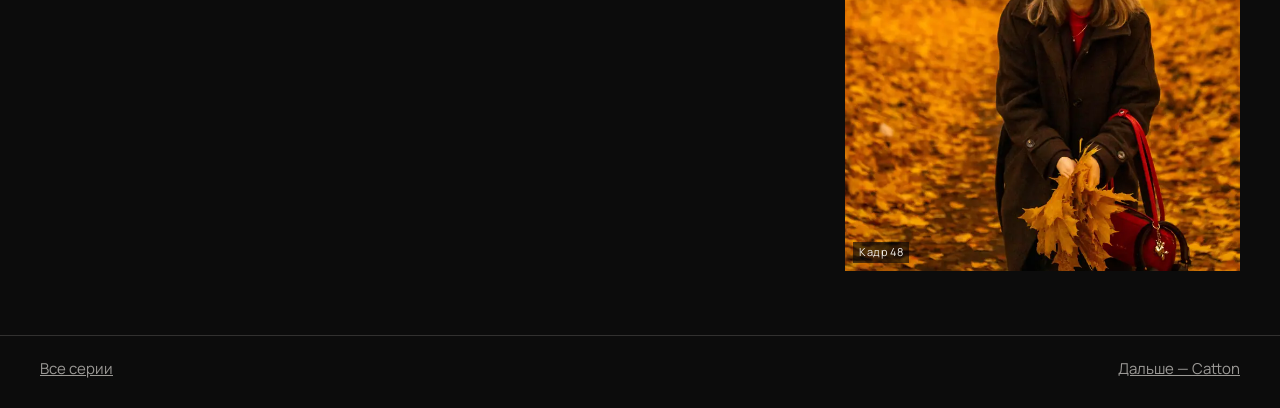
<file: photo-mal.html>
<!DOCTYPE html>
<html lang="ru">
<head>
  <meta charset="UTF-8">
  <meta name="viewport" content="width=device-width, initial-scale=1">
  <title>Модельная — SVetFolio</title>
  <link rel="preconnect" href="https://fonts.googleapis.com">
  <link rel="preconnect" href="https://fonts.gstatic.com" crossorigin>
  <link href="https://fonts.googleapis.com/css2?family=Fraunces:ital,opsz,wght@0,9..144,500;1,9..144,500&family=Manrope:wght@400;500;600;700&display=swap" rel="stylesheet">
  <link rel="stylesheet" href="style.css">
  <script src="script.js" defer></script>
</head>
<body class="page page--photo">
  <a class="skip" href="#main">К содержанию</a>
  <header class="header">
    <a class="header__logo" href="index.html">SVetFolio</a>
    <button class="header__toggle" type="button" aria-expanded="false" aria-controls="site-nav">
      <span class="header__toggle-text header__toggle-text--closed">Меню</span>
      <span class="header__toggle-text header__toggle-text--open">Закрыть</span>
    </button>
    <nav class="header__nav" id="site-nav" aria-label="Разделы">
      <a class="header__link header__link--current" href="photo.html" aria-current="page">Фото</a>
      <a class="header__link" href="web.html">Сайты</a>
      <a class="header__link" href="about.html">Обо мне</a>
      <a class="header__link" href="contact.html">Контакты</a>
    </nav>
  </header>
  <main id="main">
    <header class="page-head">
      <p class="label"><a href="photo.html">Фото</a> · 02</p>
      <div class="page-head__layout">
        <h1 class="page-head__title">Модельная</h1>
        <div class="page-head__aside">
          <p>Год — 2026</p>
          <p>«Златая осень ей к лицу, как нежность — сердцу».</p>
          <p>48 кадров</p>
        </div>
      </div>
    </header>
    <div class="gallery">
      <figure class="gallery__item">
        <img class="gallery__photo" src="media/mal/001.webp" width="733" height="1100" alt="Модельная, кадр 01" loading="eager" decoding="async">
        <figcaption class="gallery__caption">Кадр 01</figcaption>
      </figure>
      <figure class="gallery__item">
        <img class="gallery__photo" src="media/mal/002.webp" width="733" height="1100" alt="Модельная, кадр 02" loading="eager" decoding="async">
        <figcaption class="gallery__caption">Кадр 02</figcaption>
      </figure>
      <figure class="gallery__item">
        <img class="gallery__photo" src="media/mal/003.webp" width="733" height="1100" alt="Модельная, кадр 03" loading="lazy" decoding="async">
        <figcaption class="gallery__caption">Кадр 03</figcaption>
      </figure>
      <figure class="gallery__item">
        <img class="gallery__photo" src="media/mal/004.webp" width="733" height="1100" alt="Модельная, кадр 04" loading="lazy" decoding="async">
        <figcaption class="gallery__caption">Кадр 04</figcaption>
      </figure>
      <figure class="gallery__item">
        <img class="gallery__photo" src="media/mal/005.webp" width="733" height="1100" alt="Модельная, кадр 05" loading="lazy" decoding="async">
        <figcaption class="gallery__caption">Кадр 05</figcaption>
      </figure>
      <figure class="gallery__item">
        <img class="gallery__photo" src="media/mal/006.webp" width="733" height="1100" alt="Модельная, кадр 06" loading="lazy" decoding="async">
        <figcaption class="gallery__caption">Кадр 06</figcaption>
      </figure>
      <figure class="gallery__item">
        <img class="gallery__photo" src="media/mal/007.webp" width="1100" height="733" alt="Модельная, кадр 07" loading="lazy" decoding="async">
        <figcaption class="gallery__caption">Кадр 07</figcaption>
      </figure>
      <figure class="gallery__item">
        <img class="gallery__photo" src="media/mal/008.webp" width="733" height="1100" alt="Модельная, кадр 08" loading="lazy" decoding="async">
        <figcaption class="gallery__caption">Кадр 08</figcaption>
      </figure>
      <figure class="gallery__item">
        <img class="gallery__photo" src="media/mal/009.webp" width="733" height="1100" alt="Модельная, кадр 09" loading="lazy" decoding="async">
        <figcaption class="gallery__caption">Кадр 09</figcaption>
      </figure>
      <figure class="gallery__item">
        <img class="gallery__photo" src="media/mal/010.webp" width="733" height="1100" alt="Модельная, кадр 10" loading="lazy" decoding="async">
        <figcaption class="gallery__caption">Кадр 10</figcaption>
      </figure>
      <figure class="gallery__item">
        <img class="gallery__photo" src="media/mal/011.webp" width="733" height="1100" alt="Модельная, кадр 11" loading="lazy" decoding="async">
        <figcaption class="gallery__caption">Кадр 11</figcaption>
      </figure>
      <figure class="gallery__item">
        <img class="gallery__photo" src="media/mal/012.webp" width="733" height="1100" alt="Модельная, кадр 12" loading="lazy" decoding="async">
        <figcaption class="gallery__caption">Кадр 12</figcaption>
      </figure>
      <figure class="gallery__item">
        <img class="gallery__photo" src="media/mal/013.webp" width="733" height="1100" alt="Модельная, кадр 13" loading="lazy" decoding="async">
        <figcaption class="gallery__caption">Кадр 13</figcaption>
      </figure>
      <figure class="gallery__item">
        <img class="gallery__photo" src="media/mal/014.webp" width="733" height="1100" alt="Модельная, кадр 14" loading="lazy" decoding="async">
        <figcaption class="gallery__caption">Кадр 14</figcaption>
      </figure>
      <figure class="gallery__item">
        <img class="gallery__photo" src="media/mal/015.webp" width="733" height="1100" alt="Модельная, кадр 15" loading="lazy" decoding="async">
        <figcaption class="gallery__caption">Кадр 15</figcaption>
      </figure>
      <figure class="gallery__item">
        <img class="gallery__photo" src="media/mal/016.webp" width="733" height="1100" alt="Модельная, кадр 16" loading="lazy" decoding="async">
        <figcaption class="gallery__caption">Кадр 16</figcaption>
      </figure>
      <figure class="gallery__item">
        <img class="gallery__photo" src="media/mal/017.webp" width="733" height="1100" alt="Модельная, кадр 17" loading="lazy" decoding="async">
        <figcaption class="gallery__caption">Кадр 17</figcaption>
      </figure>
      <figure class="gallery__item">
        <img class="gallery__photo" src="media/mal/018.webp" width="733" height="1100" alt="Модельная, кадр 18" loading="lazy" decoding="async">
        <figcaption class="gallery__caption">Кадр 18</figcaption>
      </figure>
      <figure class="gallery__item">
        <img class="gallery__photo" src="media/mal/019.webp" width="733" height="1100" alt="Модельная, кадр 19" loading="lazy" decoding="async">
        <figcaption class="gallery__caption">Кадр 19</figcaption>
      </figure>
      <figure class="gallery__item">
        <img class="gallery__photo" src="media/mal/020.webp" width="733" height="1100" alt="Модельная, кадр 20" loading="lazy" decoding="async">
        <figcaption class="gallery__caption">Кадр 20</figcaption>
      </figure>
      <figure class="gallery__item">
        <img class="gallery__photo" src="media/mal/021.webp" width="733" height="1100" alt="Модельная, кадр 21" loading="lazy" decoding="async">
        <figcaption class="gallery__caption">Кадр 21</figcaption>
      </figure>
      <figure class="gallery__item">
        <img class="gallery__photo" src="media/mal/022.webp" width="733" height="1100" alt="Модельная, кадр 22" loading="lazy" decoding="async">
        <figcaption class="gallery__caption">Кадр 22</figcaption>
      </figure>
      <figure class="gallery__item">
        <img class="gallery__photo" src="media/mal/023.webp" width="733" height="1100" alt="Модельная, кадр 23" loading="lazy" decoding="async">
        <figcaption class="gallery__caption">Кадр 23</figcaption>
      </figure>
      <figure class="gallery__item">
        <img class="gallery__photo" src="media/mal/024.webp" width="733" height="1100" alt="Модельная, кадр 24" loading="lazy" decoding="async">
        <figcaption class="gallery__caption">Кадр 24</figcaption>
      </figure>
      <figure class="gallery__item">
        <img class="gallery__photo" src="media/mal/025.webp" width="1100" height="733" alt="Модельная, кадр 25" loading="lazy" decoding="async">
        <figcaption class="gallery__caption">Кадр 25</figcaption>
      </figure>
      <figure class="gallery__item">
        <img class="gallery__photo" src="media/mal/026.webp" width="733" height="1100" alt="Модельная, кадр 26" loading="lazy" decoding="async">
        <figcaption class="gallery__caption">Кадр 26</figcaption>
      </figure>
      <figure class="gallery__item">
        <img class="gallery__photo" src="media/mal/027.webp" width="733" height="1100" alt="Модельная, кадр 27" loading="lazy" decoding="async">
        <figcaption class="gallery__caption">Кадр 27</figcaption>
      </figure>
      <figure class="gallery__item">
        <img class="gallery__photo" src="media/mal/028.webp" width="733" height="1100" alt="Модельная, кадр 28" loading="lazy" decoding="async">
        <figcaption class="gallery__caption">Кадр 28</figcaption>
      </figure>
      <figure class="gallery__item">
        <img class="gallery__photo" src="media/mal/029.webp" width="733" height="1100" alt="Модельная, кадр 29" loading="lazy" decoding="async">
        <figcaption class="gallery__caption">Кадр 29</figcaption>
      </figure>
      <figure class="gallery__item">
        <img class="gallery__photo" src="media/mal/030.webp" width="733" height="1100" alt="Модельная, кадр 30" loading="lazy" decoding="async">
        <figcaption class="gallery__caption">Кадр 30</figcaption>
      </figure>
      <figure class="gallery__item">
        <img class="gallery__photo" src="media/mal/031.webp" width="733" height="1100" alt="Модельная, кадр 31" loading="lazy" decoding="async">
        <figcaption class="gallery__caption">Кадр 31</figcaption>
      </figure>
      <figure class="gallery__item">
        <img class="gallery__photo" src="media/mal/032.webp" width="733" height="1100" alt="Модельная, кадр 32" loading="lazy" decoding="async">
        <figcaption class="gallery__caption">Кадр 32</figcaption>
      </figure>
      <figure class="gallery__item">
        <img class="gallery__photo" src="media/mal/033.webp" width="733" height="1100" alt="Модельная, кадр 33" loading="lazy" decoding="async">
        <figcaption class="gallery__caption">Кадр 33</figcaption>
      </figure>
      <figure class="gallery__item">
        <img class="gallery__photo" src="media/mal/034.webp" width="733" height="1100" alt="Модельная, кадр 34" loading="lazy" decoding="async">
        <figcaption class="gallery__caption">Кадр 34</figcaption>
      </figure>
      <figure class="gallery__item">
        <img class="gallery__photo" src="media/mal/035.webp" width="733" height="1100" alt="Модельная, кадр 35" loading="lazy" decoding="async">
        <figcaption class="gallery__caption">Кадр 35</figcaption>
      </figure>
      <figure class="gallery__item">
        <img class="gallery__photo" src="media/mal/036.webp" width="733" height="1100" alt="Модельная, кадр 36" loading="lazy" decoding="async">
        <figcaption class="gallery__caption">Кадр 36</figcaption>
      </figure>
      <figure class="gallery__item">
        <img class="gallery__photo" src="media/mal/037.webp" width="733" height="1100" alt="Модельная, кадр 37" loading="lazy" decoding="async">
        <figcaption class="gallery__caption">Кадр 37</figcaption>
      </figure>
      <figure class="gallery__item">
        <img class="gallery__photo" src="media/mal/038.webp" width="733" height="1100" alt="Модельная, кадр 38" loading="lazy" decoding="async">
        <figcaption class="gallery__caption">Кадр 38</figcaption>
      </figure>
      <figure class="gallery__item">
        <img class="gallery__photo" src="media/mal/039.webp" width="733" height="1100" alt="Модельная, кадр 39" loading="lazy" decoding="async">
        <figcaption class="gallery__caption">Кадр 39</figcaption>
      </figure>
      <figure class="gallery__item">
        <img class="gallery__photo" src="media/mal/040.webp" width="733" height="1100" alt="Модельная, кадр 40" loading="lazy" decoding="async">
        <figcaption class="gallery__caption">Кадр 40</figcaption>
      </figure>
      <figure class="gallery__item">
        <img class="gallery__photo" src="media/mal/041.webp" width="733" height="1100" alt="Модельная, кадр 41" loading="lazy" decoding="async">
        <figcaption class="gallery__caption">Кадр 41</figcaption>
      </figure>
      <figure class="gallery__item">
        <img class="gallery__photo" src="media/mal/042.webp" width="733" height="1100" alt="Модельная, кадр 42" loading="lazy" decoding="async">
        <figcaption class="gallery__caption">Кадр 42</figcaption>
      </figure>
      <figure class="gallery__item">
        <img class="gallery__photo" src="media/mal/043.webp" width="733" height="1100" alt="Модельная, кадр 43" loading="lazy" decoding="async">
        <figcaption class="gallery__caption">Кадр 43</figcaption>
      </figure>
      <figure class="gallery__item">
        <img class="gallery__photo" src="media/mal/044.webp" width="733" height="1100" alt="Модельная, кадр 44" loading="lazy" decoding="async">
        <figcaption class="gallery__caption">Кадр 44</figcaption>
      </figure>
      <figure class="gallery__item">
        <img class="gallery__photo" src="media/mal/045.webp" width="733" height="1100" alt="Модельная, кадр 45" loading="lazy" decoding="async">
        <figcaption class="gallery__caption">Кадр 45</figcaption>
      </figure>
      <figure class="gallery__item">
        <img class="gallery__photo" src="media/mal/046.webp" width="733" height="1100" alt="Модельная, кадр 46" loading="lazy" decoding="async">
        <figcaption class="gallery__caption">Кадр 46</figcaption>
      </figure>
      <figure class="gallery__item">
        <img class="gallery__photo" src="media/mal/047.webp" width="733" height="1100" alt="Модельная, кадр 47" loading="lazy" decoding="async">
        <figcaption class="gallery__caption">Кадр 47</figcaption>
      </figure>
      <figure class="gallery__item">
        <img class="gallery__photo" src="media/mal/048.webp" width="733" height="1100" alt="Модельная, кадр 48" loading="lazy" decoding="async">
        <figcaption class="gallery__caption">Кадр 48</figcaption>
      </figure>
    </div>
  </main>
  <footer class="footer">
    <a href="photo.html">Все серии</a>
    <a href="photo-catton.html">Дальше — Catton</a>
  </footer>
</body>
</html>
</file>
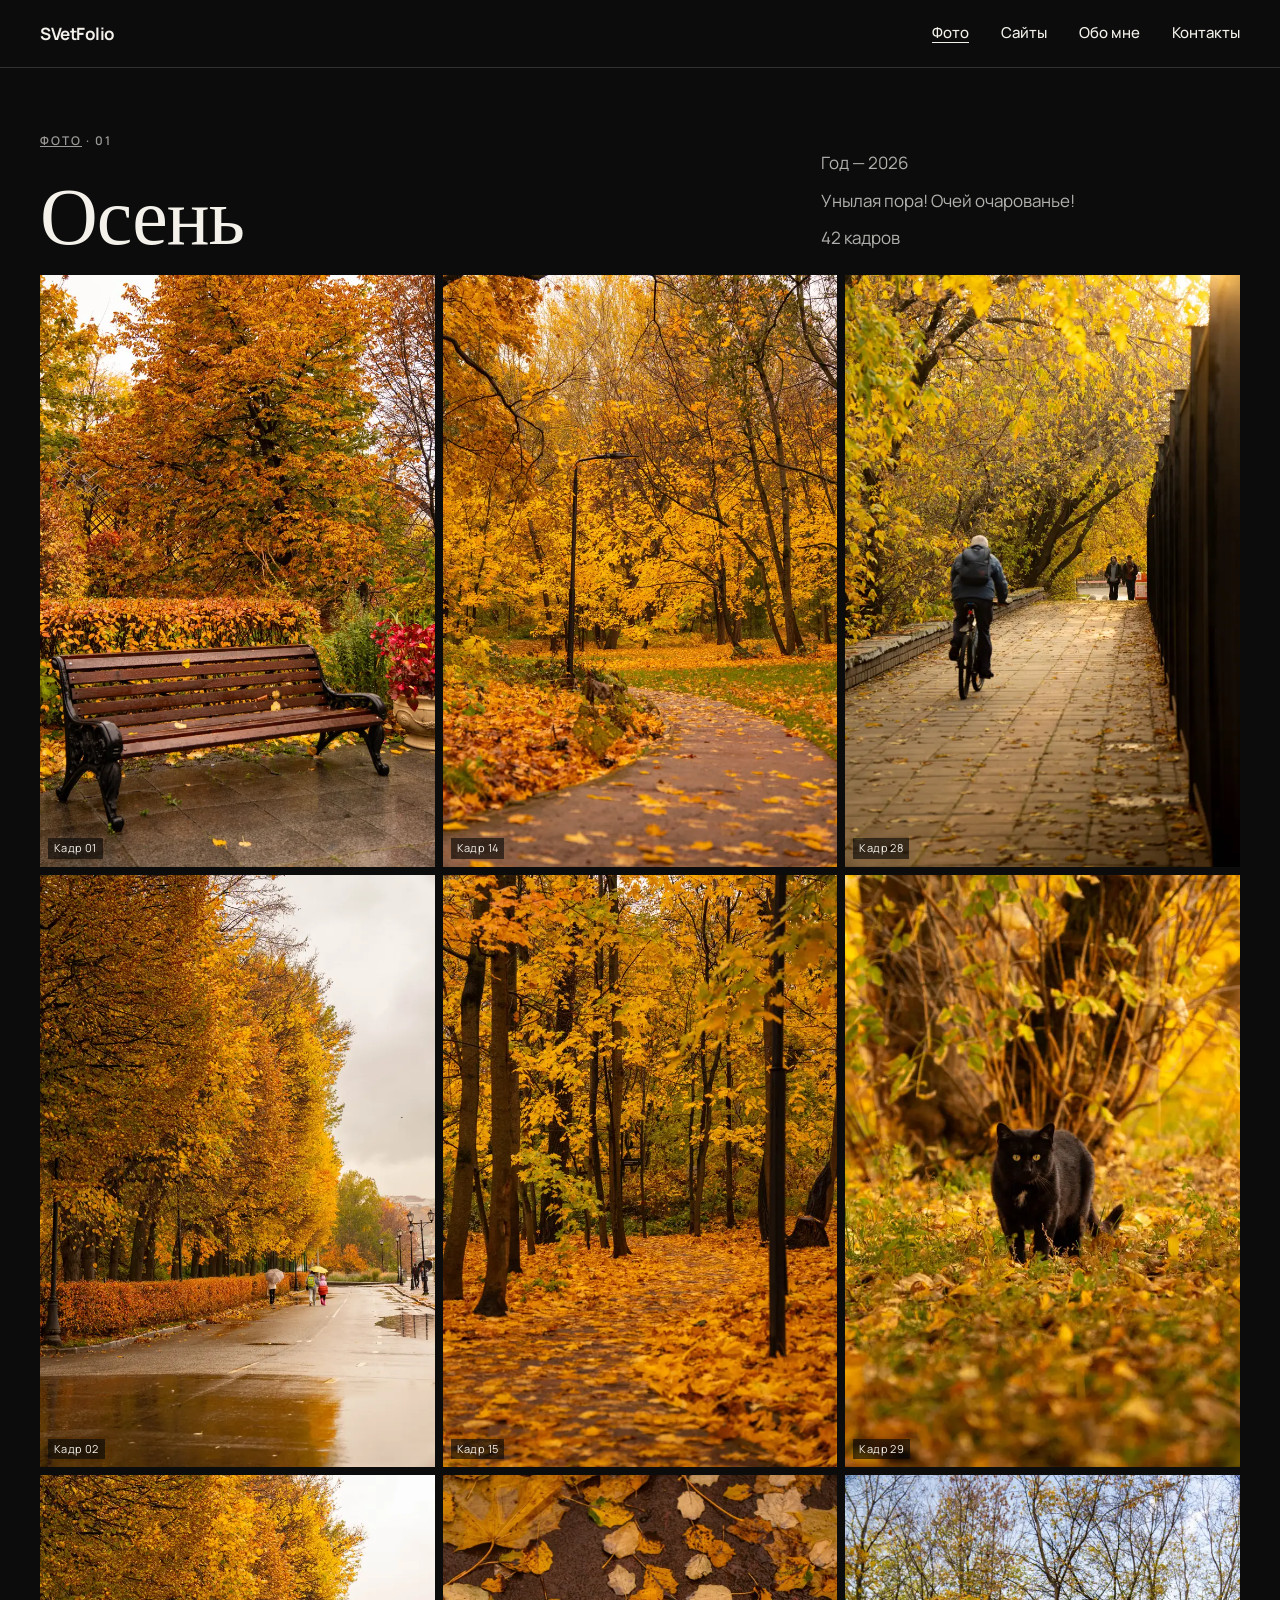
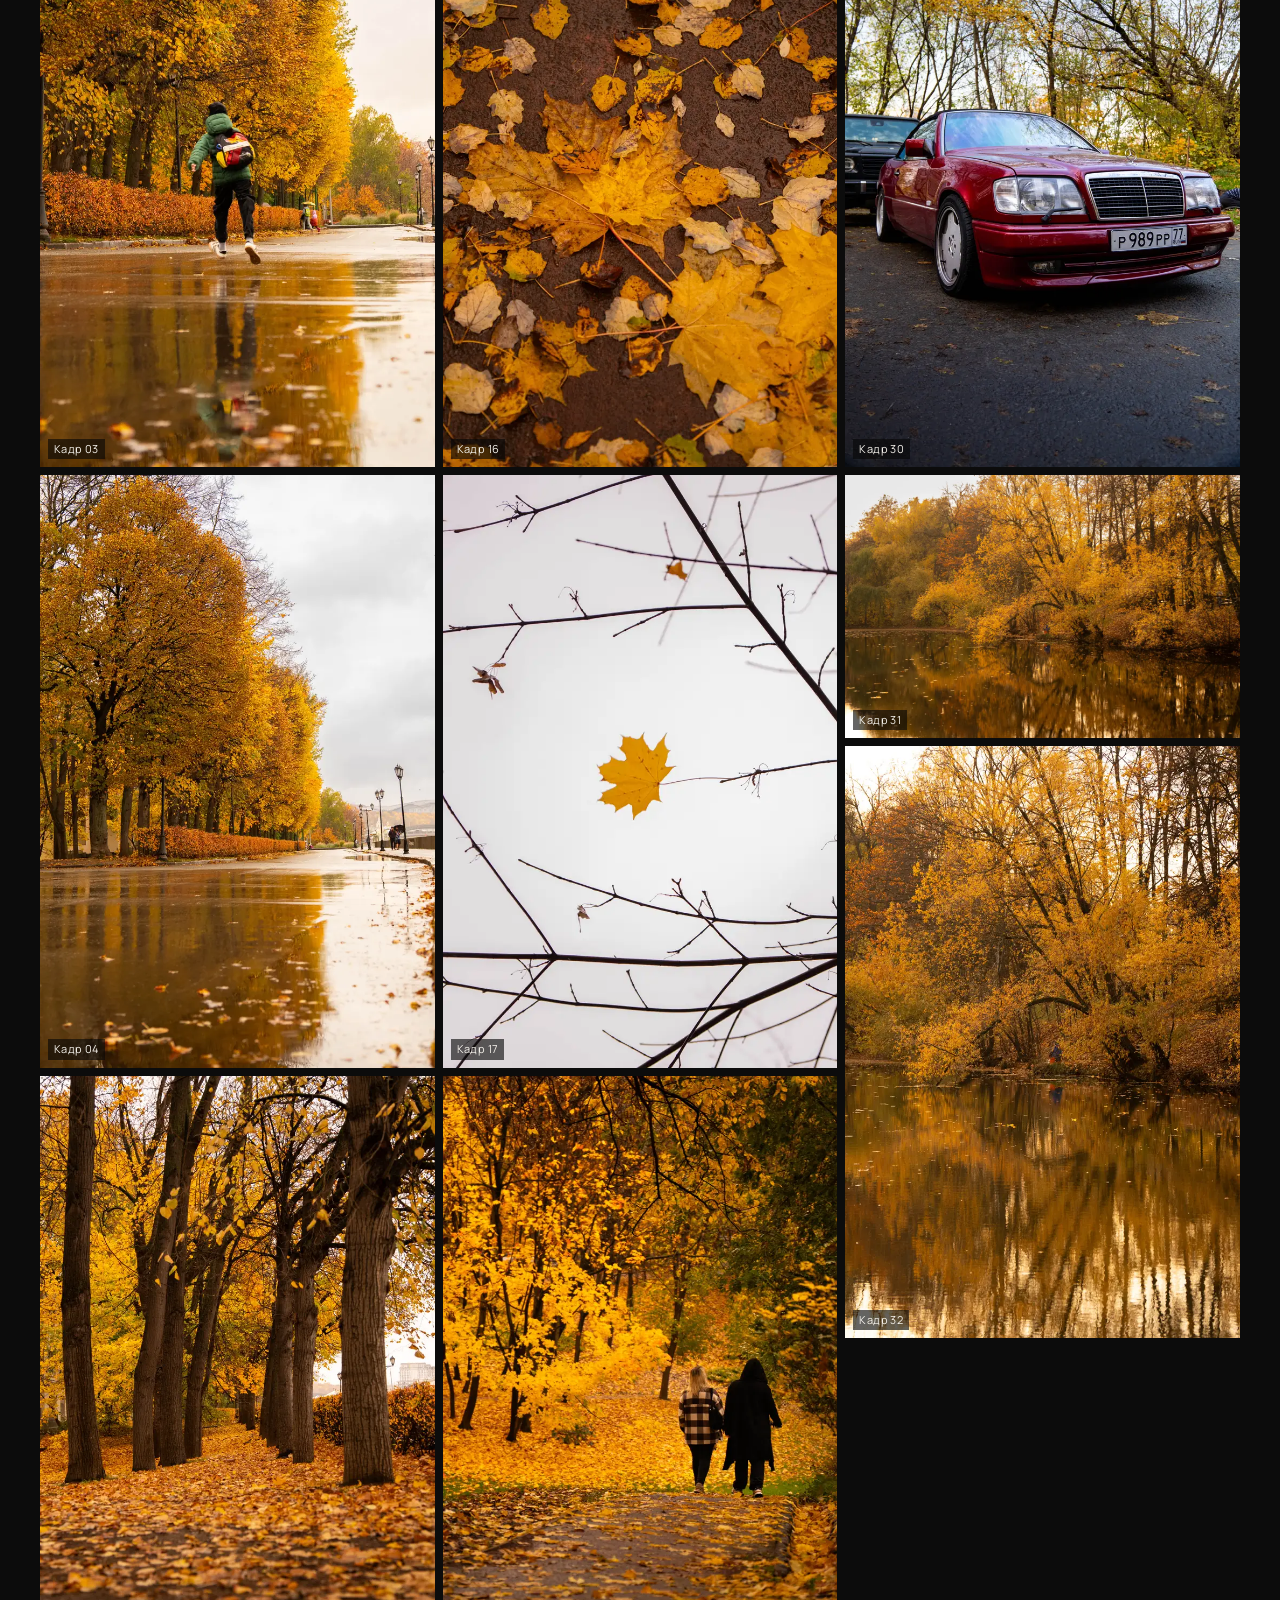
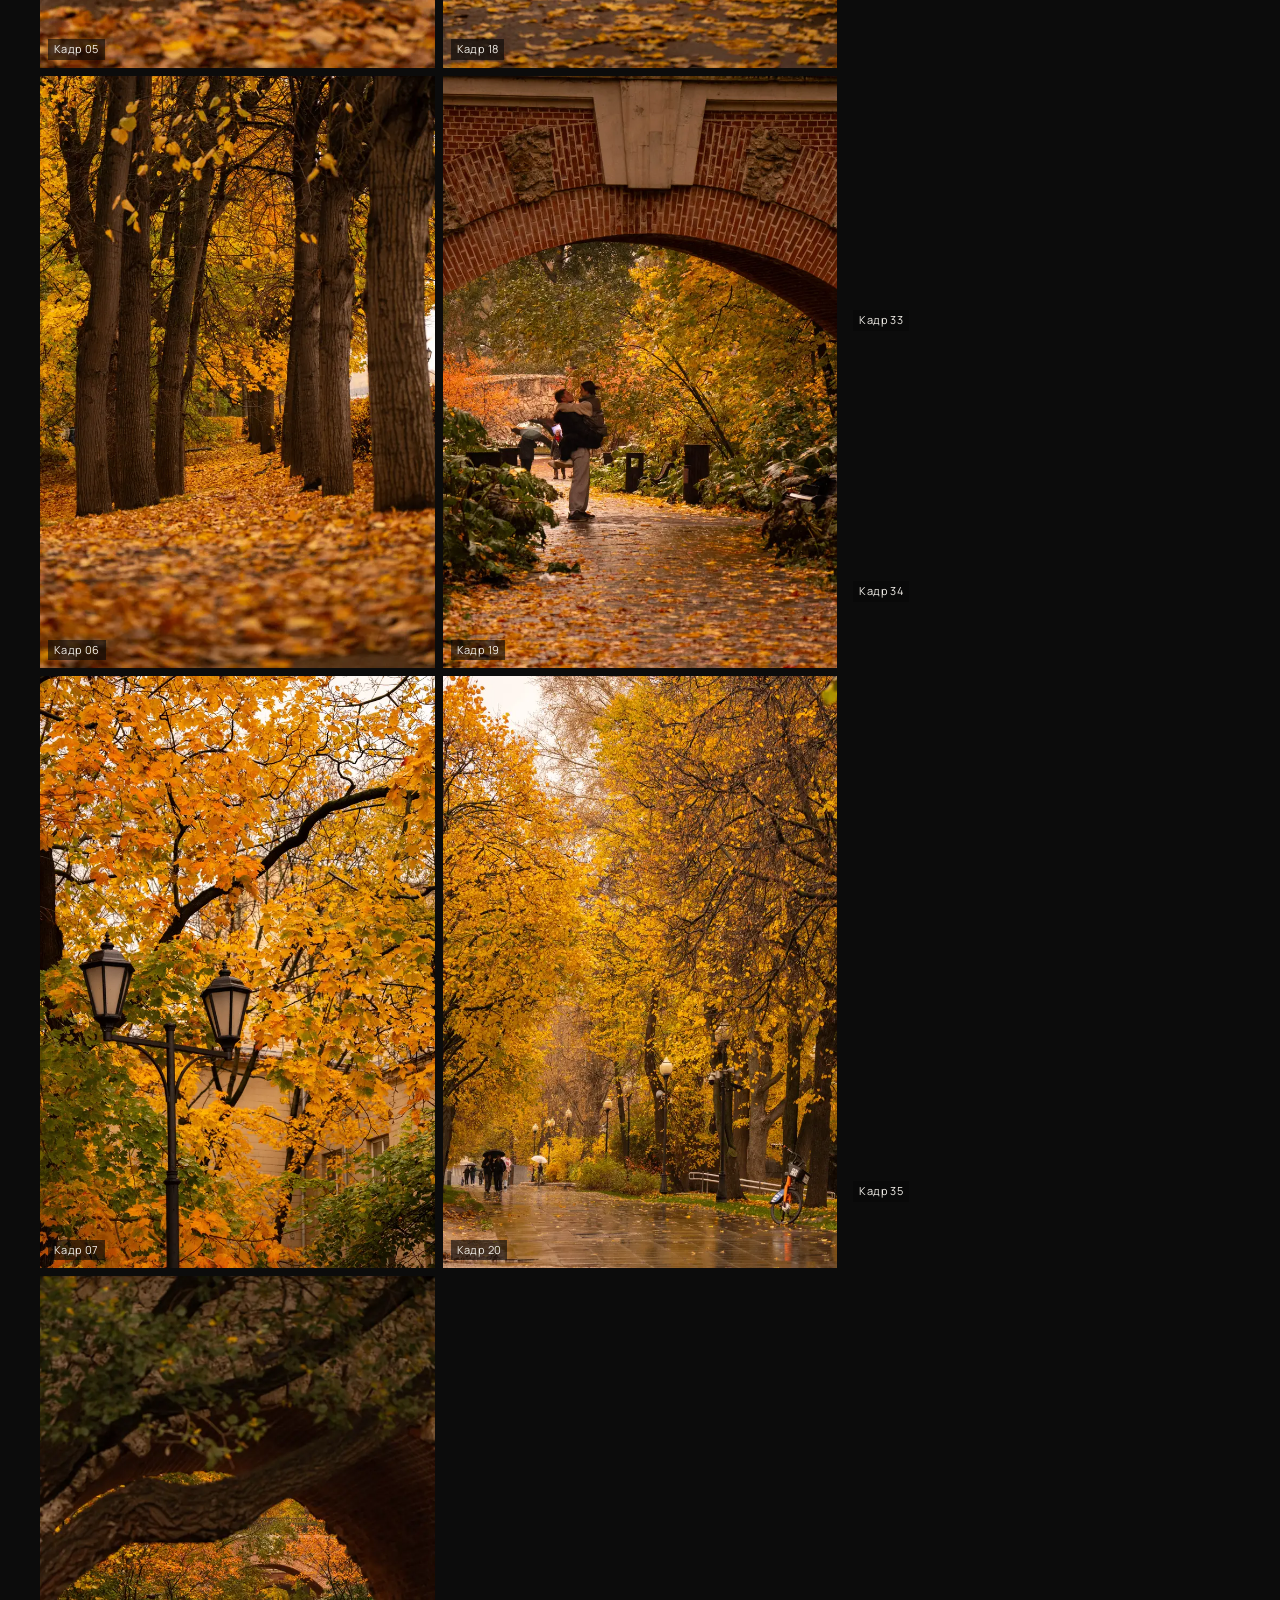
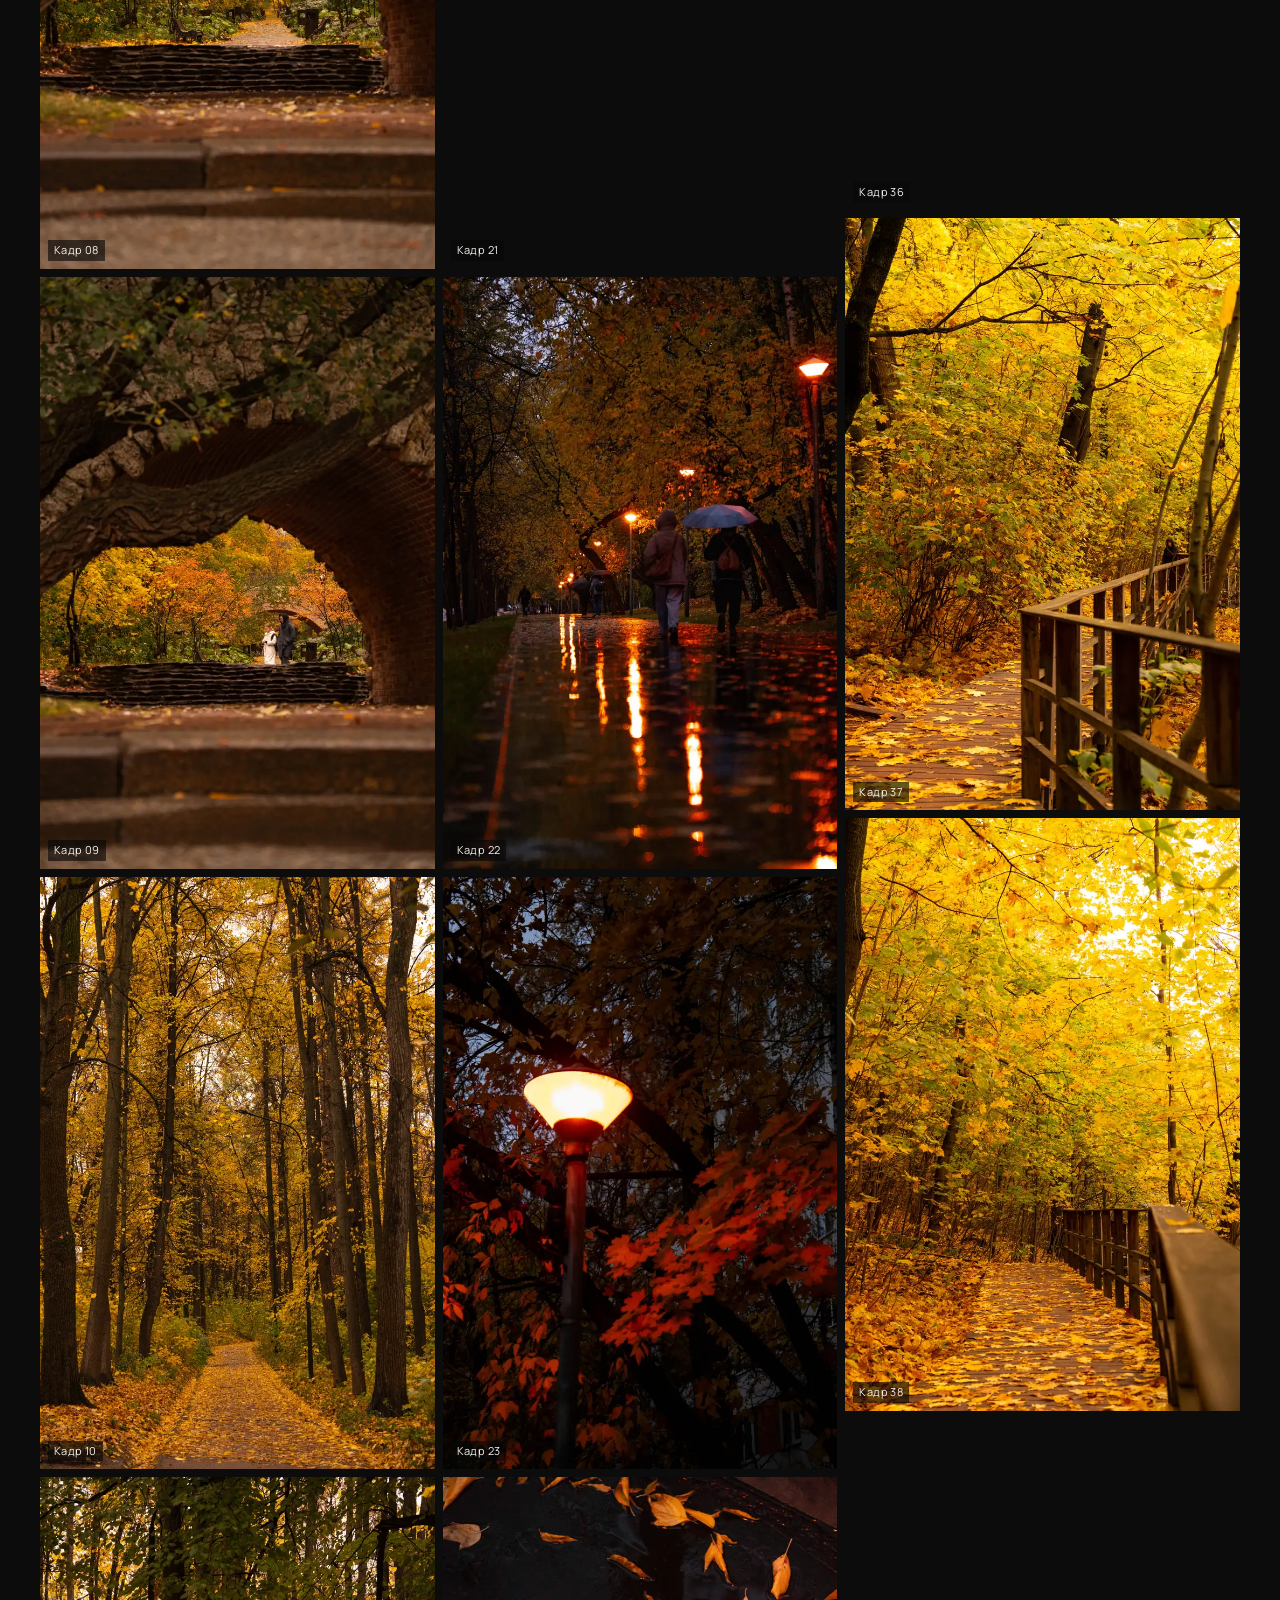
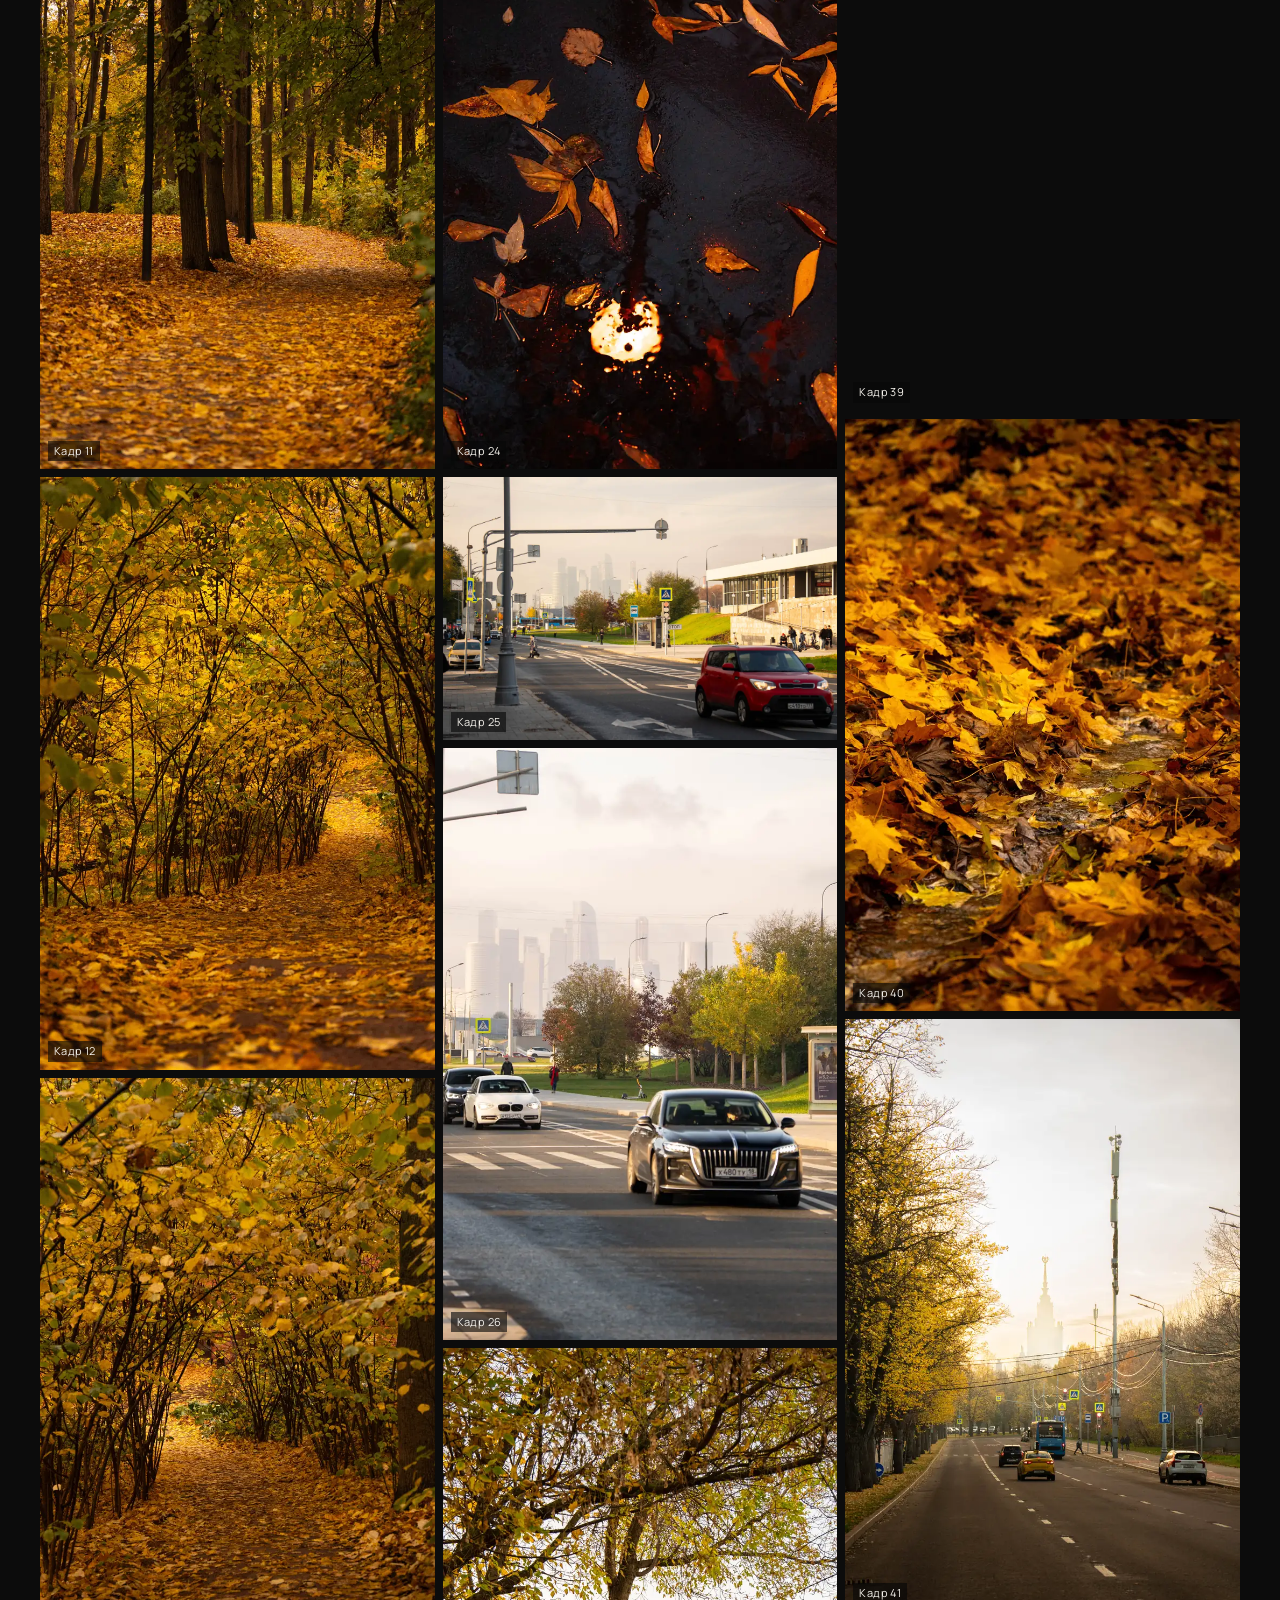
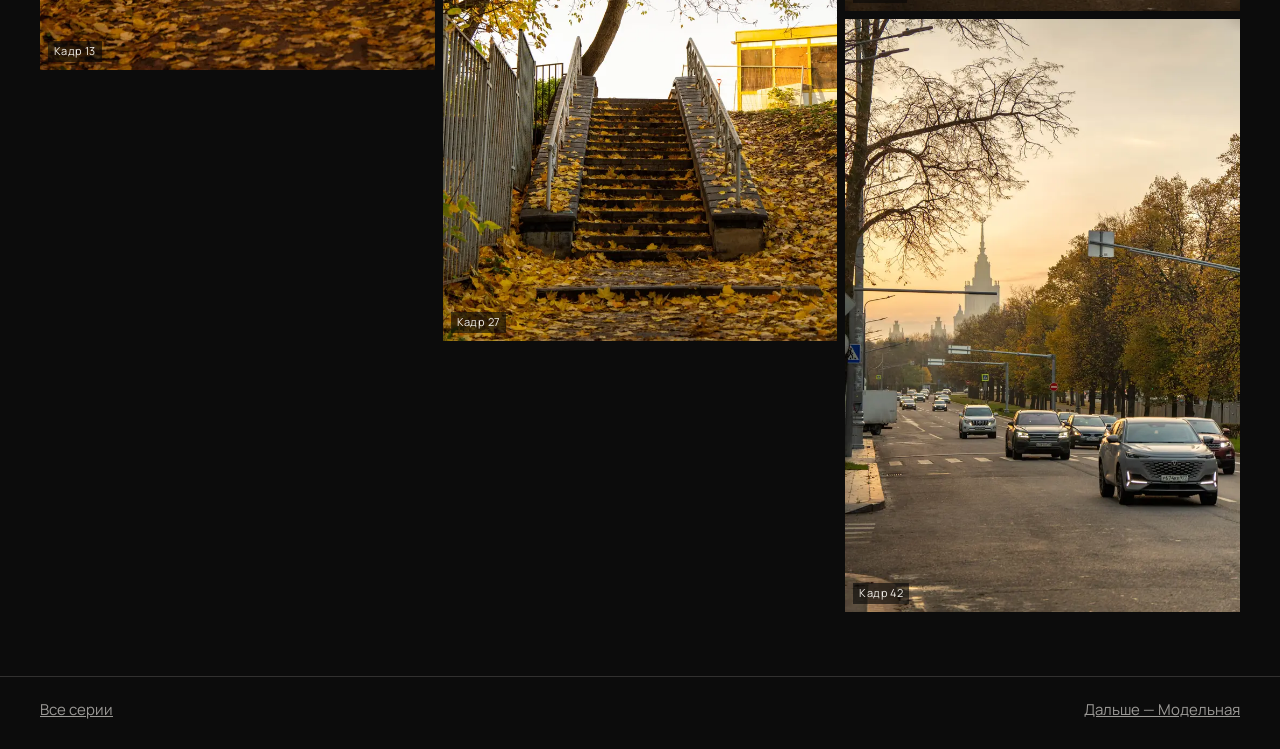
<file: photo-osen.html>
<!DOCTYPE html>
<html lang="ru">
<head>
  <meta charset="UTF-8">
  <meta name="viewport" content="width=device-width, initial-scale=1">
  <title>Осень — SVetFolio</title>
  <link rel="preconnect" href="https://fonts.googleapis.com">
  <link rel="preconnect" href="https://fonts.gstatic.com" crossorigin>
  <link href="https://fonts.googleapis.com/css2?family=Fraunces:ital,opsz,wght@0,9..144,500;1,9..144,500&family=Manrope:wght@400;500;600;700&display=swap" rel="stylesheet">
  <link rel="stylesheet" href="style.css">
  <script src="script.js" defer></script>
</head>
<body class="page page--photo">
  <a class="skip" href="#main">К содержанию</a>
  <header class="header">
    <a class="header__logo" href="index.html">SVetFolio</a>
    <button class="header__toggle" type="button" aria-expanded="false" aria-controls="site-nav">
      <span class="header__toggle-text header__toggle-text--closed">Меню</span>
      <span class="header__toggle-text header__toggle-text--open">Закрыть</span>
    </button>
    <nav class="header__nav" id="site-nav" aria-label="Разделы">
      <a class="header__link header__link--current" href="photo.html" aria-current="page">Фото</a>
      <a class="header__link" href="web.html">Сайты</a>
      <a class="header__link" href="about.html">Обо мне</a>
      <a class="header__link" href="contact.html">Контакты</a>
    </nav>
  </header>
  <main id="main">
    <header class="page-head">
      <p class="label"><a href="photo.html">Фото</a> · 01</p>
      <div class="page-head__layout">
        <h1 class="page-head__title">Осень</h1>
        <div class="page-head__aside">
          <p>Год — 2026</p>
          <p>Унылая пора! Очей очарованье!</p>
          <p>42 кадров</p>
        </div>
      </div>
    </header>
    <div class="gallery">
      <figure class="gallery__item">
        <img class="gallery__photo" src="media/osen/001.webp" width="733" height="1100" alt="Осень, кадр 01" loading="eager" decoding="async">
        <figcaption class="gallery__caption">Кадр 01</figcaption>
      </figure>
      <figure class="gallery__item">
        <img class="gallery__photo" src="media/osen/002.webp" width="733" height="1100" alt="Осень, кадр 02" loading="eager" decoding="async">
        <figcaption class="gallery__caption">Кадр 02</figcaption>
      </figure>
      <figure class="gallery__item">
        <img class="gallery__photo" src="media/osen/003.webp" width="733" height="1100" alt="Осень, кадр 03" loading="lazy" decoding="async">
        <figcaption class="gallery__caption">Кадр 03</figcaption>
      </figure>
      <figure class="gallery__item">
        <img class="gallery__photo" src="media/osen/004.webp" width="733" height="1100" alt="Осень, кадр 04" loading="lazy" decoding="async">
        <figcaption class="gallery__caption">Кадр 04</figcaption>
      </figure>
      <figure class="gallery__item">
        <img class="gallery__photo" src="media/osen/005.webp" width="733" height="1100" alt="Осень, кадр 05" loading="lazy" decoding="async">
        <figcaption class="gallery__caption">Кадр 05</figcaption>
      </figure>
      <figure class="gallery__item">
        <img class="gallery__photo" src="media/osen/006.webp" width="733" height="1100" alt="Осень, кадр 06" loading="lazy" decoding="async">
        <figcaption class="gallery__caption">Кадр 06</figcaption>
      </figure>
      <figure class="gallery__item">
        <img class="gallery__photo" src="media/osen/007.webp" width="733" height="1100" alt="Осень, кадр 07" loading="lazy" decoding="async">
        <figcaption class="gallery__caption">Кадр 07</figcaption>
      </figure>
      <figure class="gallery__item">
        <img class="gallery__photo" src="media/osen/008.webp" width="733" height="1100" alt="Осень, кадр 08" loading="lazy" decoding="async">
        <figcaption class="gallery__caption">Кадр 08</figcaption>
      </figure>
      <figure class="gallery__item">
        <img class="gallery__photo" src="media/osen/009.webp" width="733" height="1100" alt="Осень, кадр 09" loading="lazy" decoding="async">
        <figcaption class="gallery__caption">Кадр 09</figcaption>
      </figure>
      <figure class="gallery__item">
        <img class="gallery__photo" src="media/osen/010.webp" width="733" height="1100" alt="Осень, кадр 10" loading="lazy" decoding="async">
        <figcaption class="gallery__caption">Кадр 10</figcaption>
      </figure>
      <figure class="gallery__item">
        <img class="gallery__photo" src="media/osen/011.webp" width="733" height="1100" alt="Осень, кадр 11" loading="lazy" decoding="async">
        <figcaption class="gallery__caption">Кадр 11</figcaption>
      </figure>
      <figure class="gallery__item">
        <img class="gallery__photo" src="media/osen/012.webp" width="733" height="1100" alt="Осень, кадр 12" loading="lazy" decoding="async">
        <figcaption class="gallery__caption">Кадр 12</figcaption>
      </figure>
      <figure class="gallery__item">
        <img class="gallery__photo" src="media/osen/013.webp" width="733" height="1100" alt="Осень, кадр 13" loading="lazy" decoding="async">
        <figcaption class="gallery__caption">Кадр 13</figcaption>
      </figure>
      <figure class="gallery__item">
        <img class="gallery__photo" src="media/osen/014.webp" width="733" height="1100" alt="Осень, кадр 14" loading="lazy" decoding="async">
        <figcaption class="gallery__caption">Кадр 14</figcaption>
      </figure>
      <figure class="gallery__item">
        <img class="gallery__photo" src="media/osen/015.webp" width="733" height="1100" alt="Осень, кадр 15" loading="lazy" decoding="async">
        <figcaption class="gallery__caption">Кадр 15</figcaption>
      </figure>
      <figure class="gallery__item">
        <img class="gallery__photo" src="media/osen/016.webp" width="733" height="1100" alt="Осень, кадр 16" loading="lazy" decoding="async">
        <figcaption class="gallery__caption">Кадр 16</figcaption>
      </figure>
      <figure class="gallery__item">
        <img class="gallery__photo" src="media/osen/017.webp" width="733" height="1100" alt="Осень, кадр 17" loading="lazy" decoding="async">
        <figcaption class="gallery__caption">Кадр 17</figcaption>
      </figure>
      <figure class="gallery__item">
        <img class="gallery__photo" src="media/osen/018.webp" width="733" height="1100" alt="Осень, кадр 18" loading="lazy" decoding="async">
        <figcaption class="gallery__caption">Кадр 18</figcaption>
      </figure>
      <figure class="gallery__item">
        <img class="gallery__photo" src="media/osen/019.webp" width="733" height="1100" alt="Осень, кадр 19" loading="lazy" decoding="async">
        <figcaption class="gallery__caption">Кадр 19</figcaption>
      </figure>
      <figure class="gallery__item">
        <img class="gallery__photo" src="media/osen/020.webp" width="733" height="1100" alt="Осень, кадр 20" loading="lazy" decoding="async">
        <figcaption class="gallery__caption">Кадр 20</figcaption>
      </figure>
      <figure class="gallery__item">
        <img class="gallery__photo" src="media/osen/021.webp" width="733" height="1100" alt="Осень, кадр 21" loading="lazy" decoding="async">
        <figcaption class="gallery__caption">Кадр 21</figcaption>
      </figure>
      <figure class="gallery__item">
        <img class="gallery__photo" src="media/osen/022.webp" width="733" height="1100" alt="Осень, кадр 22" loading="lazy" decoding="async">
        <figcaption class="gallery__caption">Кадр 22</figcaption>
      </figure>
      <figure class="gallery__item">
        <img class="gallery__photo" src="media/osen/023.webp" width="733" height="1100" alt="Осень, кадр 23" loading="lazy" decoding="async">
        <figcaption class="gallery__caption">Кадр 23</figcaption>
      </figure>
      <figure class="gallery__item">
        <img class="gallery__photo" src="media/osen/024.webp" width="733" height="1100" alt="Осень, кадр 24" loading="lazy" decoding="async">
        <figcaption class="gallery__caption">Кадр 24</figcaption>
      </figure>
      <figure class="gallery__item">
        <img class="gallery__photo" src="media/osen/025.webp" width="1100" height="733" alt="Осень, кадр 25" loading="lazy" decoding="async">
        <figcaption class="gallery__caption">Кадр 25</figcaption>
      </figure>
      <figure class="gallery__item">
        <img class="gallery__photo" src="media/osen/026.webp" width="733" height="1100" alt="Осень, кадр 26" loading="lazy" decoding="async">
        <figcaption class="gallery__caption">Кадр 26</figcaption>
      </figure>
      <figure class="gallery__item">
        <img class="gallery__photo" src="media/osen/027.webp" width="733" height="1100" alt="Осень, кадр 27" loading="lazy" decoding="async">
        <figcaption class="gallery__caption">Кадр 27</figcaption>
      </figure>
      <figure class="gallery__item">
        <img class="gallery__photo" src="media/osen/028.webp" width="733" height="1100" alt="Осень, кадр 28" loading="lazy" decoding="async">
        <figcaption class="gallery__caption">Кадр 28</figcaption>
      </figure>
      <figure class="gallery__item">
        <img class="gallery__photo" src="media/osen/029.webp" width="733" height="1100" alt="Осень, кадр 29" loading="lazy" decoding="async">
        <figcaption class="gallery__caption">Кадр 29</figcaption>
      </figure>
      <figure class="gallery__item">
        <img class="gallery__photo" src="media/osen/030.webp" width="733" height="1100" alt="Осень, кадр 30" loading="lazy" decoding="async">
        <figcaption class="gallery__caption">Кадр 30</figcaption>
      </figure>
      <figure class="gallery__item">
        <img class="gallery__photo" src="media/osen/031.webp" width="1100" height="733" alt="Осень, кадр 31" loading="lazy" decoding="async">
        <figcaption class="gallery__caption">Кадр 31</figcaption>
      </figure>
      <figure class="gallery__item">
        <img class="gallery__photo" src="media/osen/032.webp" width="733" height="1100" alt="Осень, кадр 32" loading="lazy" decoding="async">
        <figcaption class="gallery__caption">Кадр 32</figcaption>
      </figure>
      <figure class="gallery__item">
        <img class="gallery__photo" src="media/osen/033.webp" width="733" height="1100" alt="Осень, кадр 33" loading="lazy" decoding="async">
        <figcaption class="gallery__caption">Кадр 33</figcaption>
      </figure>
      <figure class="gallery__item">
        <img class="gallery__photo" src="media/osen/034.webp" width="1100" height="733" alt="Осень, кадр 34" loading="lazy" decoding="async">
        <figcaption class="gallery__caption">Кадр 34</figcaption>
      </figure>
      <figure class="gallery__item">
        <img class="gallery__photo" src="media/osen/035.webp" width="733" height="1100" alt="Осень, кадр 35" loading="lazy" decoding="async">
        <figcaption class="gallery__caption">Кадр 35</figcaption>
      </figure>
      <figure class="gallery__item">
        <img class="gallery__photo" src="media/osen/036.webp" width="733" height="1100" alt="Осень, кадр 36" loading="lazy" decoding="async">
        <figcaption class="gallery__caption">Кадр 36</figcaption>
      </figure>
      <figure class="gallery__item">
        <img class="gallery__photo" src="media/osen/037.webp" width="733" height="1100" alt="Осень, кадр 37" loading="lazy" decoding="async">
        <figcaption class="gallery__caption">Кадр 37</figcaption>
      </figure>
      <figure class="gallery__item">
        <img class="gallery__photo" src="media/osen/038.webp" width="733" height="1100" alt="Осень, кадр 38" loading="lazy" decoding="async">
        <figcaption class="gallery__caption">Кадр 38</figcaption>
      </figure>
      <figure class="gallery__item">
        <img class="gallery__photo" src="media/osen/039.webp" width="733" height="1100" alt="Осень, кадр 39" loading="lazy" decoding="async">
        <figcaption class="gallery__caption">Кадр 39</figcaption>
      </figure>
      <figure class="gallery__item">
        <img class="gallery__photo" src="media/osen/040.webp" width="733" height="1100" alt="Осень, кадр 40" loading="lazy" decoding="async">
        <figcaption class="gallery__caption">Кадр 40</figcaption>
      </figure>
      <figure class="gallery__item">
        <img class="gallery__photo" src="media/osen/041.webp" width="733" height="1100" alt="Осень, кадр 41" loading="lazy" decoding="async">
        <figcaption class="gallery__caption">Кадр 41</figcaption>
      </figure>
      <figure class="gallery__item">
        <img class="gallery__photo" src="media/osen/042.webp" width="733" height="1100" alt="Осень, кадр 42" loading="lazy" decoding="async">
        <figcaption class="gallery__caption">Кадр 42</figcaption>
      </figure>
    </div>
  </main>
  <footer class="footer">
    <a href="photo.html">Все серии</a>
    <a href="photo-mal.html">Дальше — Модельная</a>
  </footer>
</body>
</html>
</file>
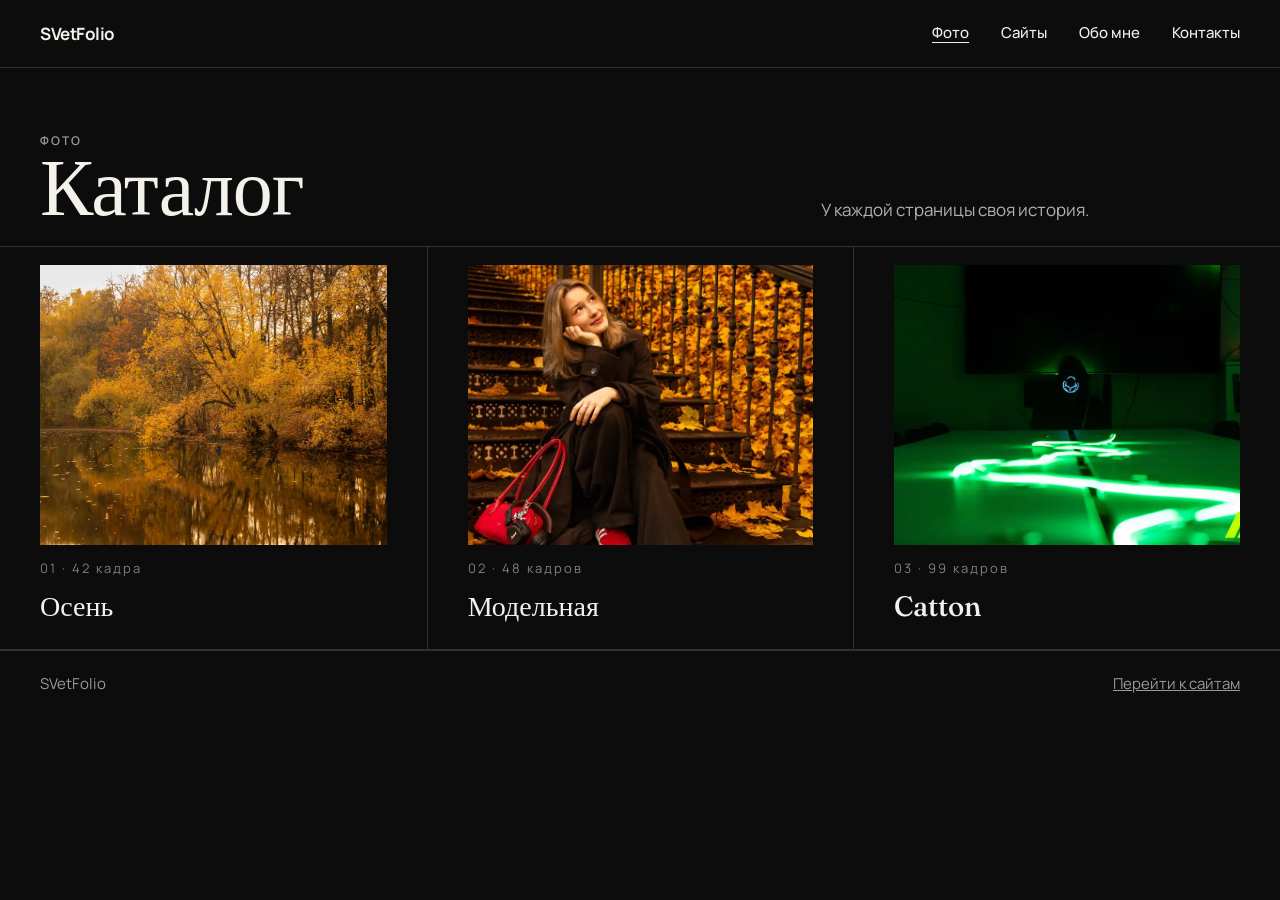
<file: photo.html>
<!DOCTYPE html>
<html lang="ru">
<head>
  <meta charset="UTF-8">
  <meta name="viewport" content="width=device-width, initial-scale=1">
  <title>Каталог — SVetFolio</title>
  <link rel="preconnect" href="https://fonts.googleapis.com">
  <link rel="preconnect" href="https://fonts.gstatic.com" crossorigin>
  <link href="https://fonts.googleapis.com/css2?family=Fraunces:ital,opsz,wght@0,9..144,500;1,9..144,500&family=Manrope:wght@400;500;600;700&display=swap" rel="stylesheet">
  <link rel="stylesheet" href="style.css">
  <script src="script.js" defer></script>
</head>
<body class="page page--photo">
  <a class="skip" href="#main">К содержанию</a>
  <header class="header">
    <a class="header__logo" href="index.html">SVetFolio</a>
    <button class="header__toggle" type="button" aria-expanded="false" aria-controls="site-nav">
      <span class="header__toggle-text header__toggle-text--closed">Меню</span>
      <span class="header__toggle-text header__toggle-text--open">Закрыть</span>
    </button>
    <nav class="header__nav" id="site-nav" aria-label="Разделы">
      <a class="header__link header__link--current" href="photo.html" aria-current="page">Фото</a>
      <a class="header__link" href="web.html">Сайты</a>
      <a class="header__link" href="about.html">Обо мне</a>
      <a class="header__link" href="contact.html">Контакты</a>
    </nav>
  </header>

  <main id="main">
    <header class="page-head">
      <p class="label">Фото</p>
      <div class="page-head__layout">
        <h1 class="page-head__title">Каталог</h1>
        <p class="page-head__text">У каждой страницы своя история.</p>
      </div>
    </header>

    <nav class="series" aria-label="Список серий">
      <a class="series__card" href="photo-osen.html">
        <img class="series__cover series__cover--center" src="media/osen/031.webp" width="1100" height="733" alt="Обложка серии «Осень»: жёлтые деревья над прудом">
        <span class="series__meta">01 · 42 кадра</span>
        <strong class="series__title">Осень</strong>
      </a>
      <a class="series__card" href="photo-mal.html">
        <img class="series__cover series__cover--center" src="media/mal/040.webp" width="733" height="1100" alt="Обложка серии «Модельная»: девушка в чёрном пальто на осенней лестнице">
        <span class="series__meta">02 · 48 кадров</span>
        <strong class="series__title">Модельная</strong>
      </a>
      <a class="series__card" href="photo-catton.html">
        <img class="series__cover" src="media/catton/001.webp" width="1100" height="733" alt="Обложка серии Catton: зелёная световая лента на столе">
        <span class="series__meta">03 · 99 кадров</span>
        <strong class="series__title">Catton</strong>
      </a>
    </nav>
  </main>

  <footer class="footer">
    <p>SVetFolio</p>
    <a href="web.html">Перейти к сайтам</a>
  </footer>
</body>
</html>
</file>
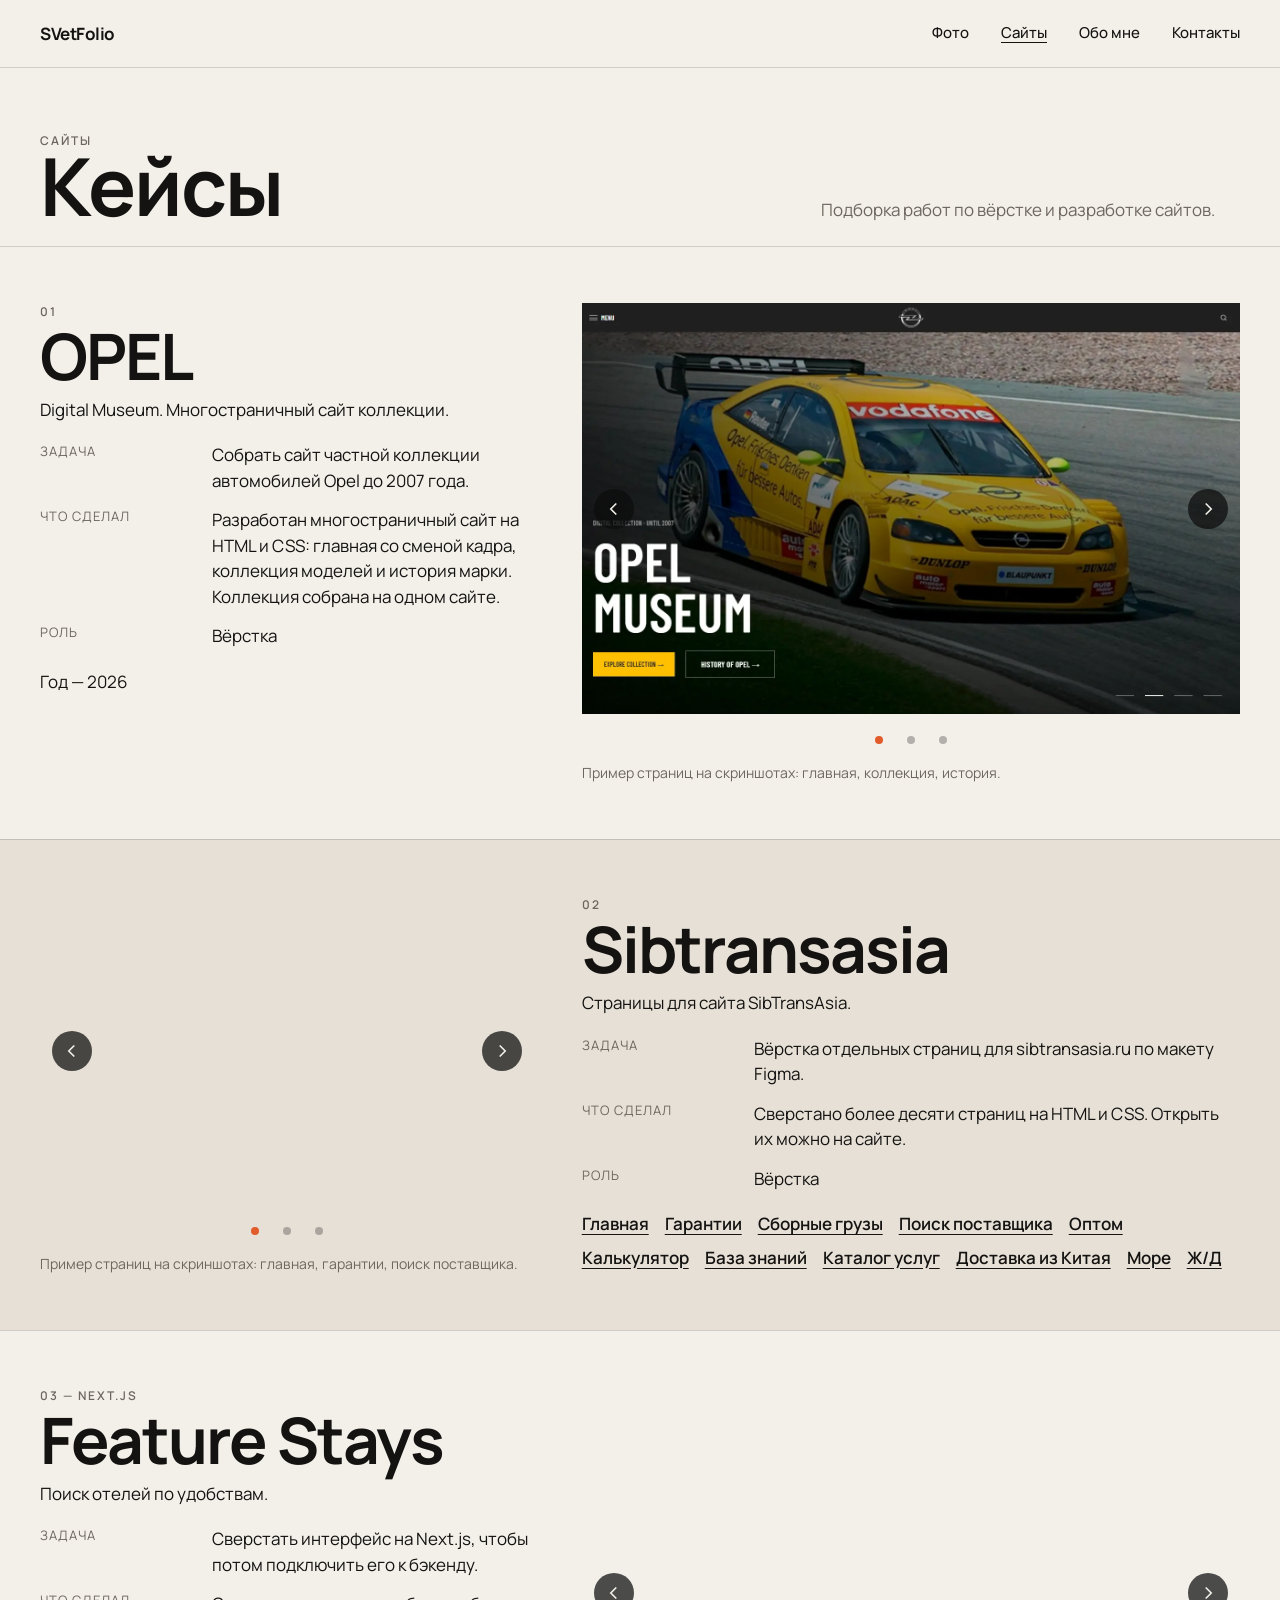
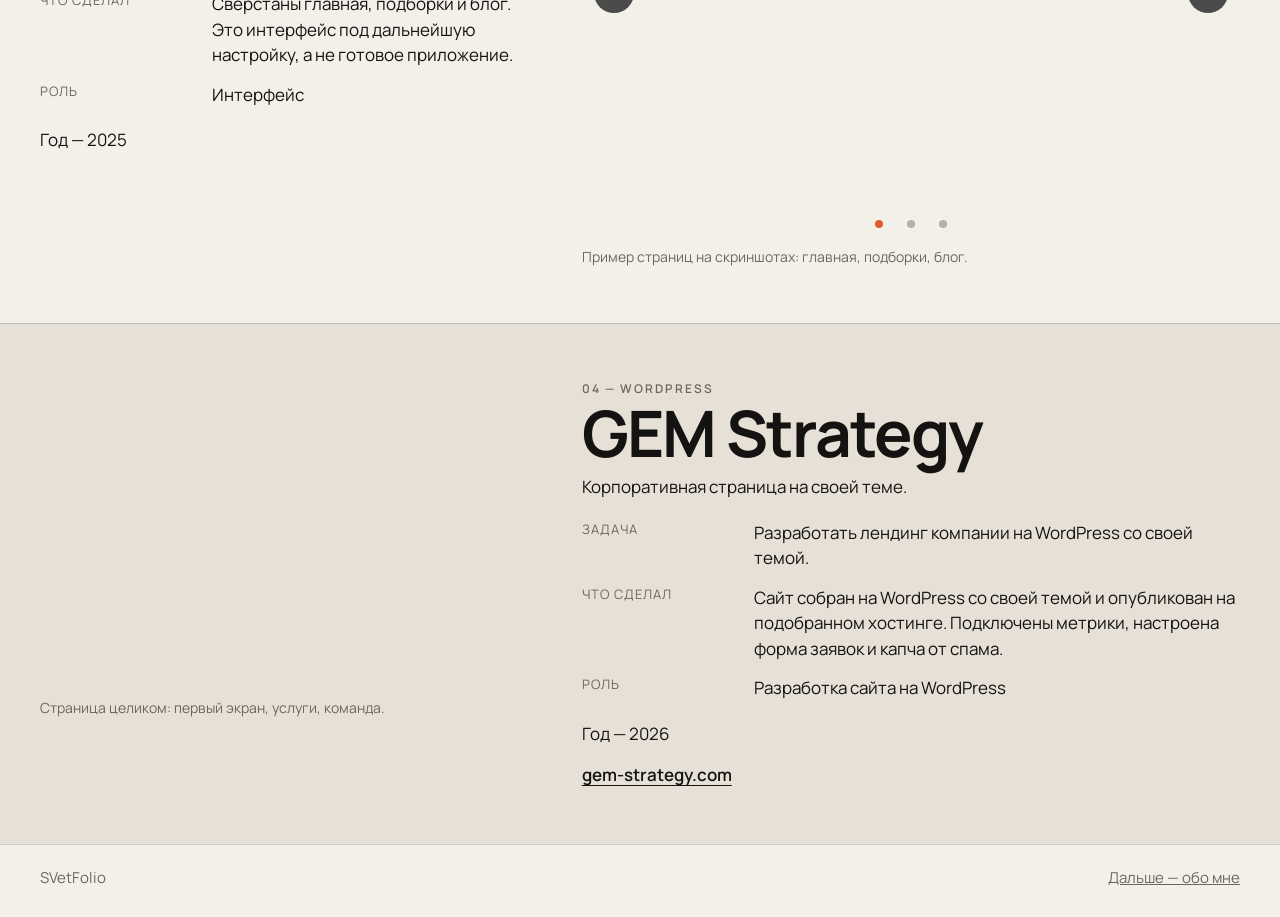
<file: web.html>
<!DOCTYPE html>
<html lang="ru">

<head>
  <meta charset="UTF-8">
  <meta name="viewport" content="width=device-width, initial-scale=1">
  <title>Сайты — SVetFolio</title>
  <link rel="preconnect" href="https://fonts.googleapis.com">
  <link rel="preconnect" href="https://fonts.gstatic.com" crossorigin>
  <link
    href="https://fonts.googleapis.com/css2?family=Fraunces:ital,opsz,wght@0,9..144,500;1,9..144,500&family=Manrope:wght@400;500;600;700&display=swap"
    rel="stylesheet">
  <link rel="stylesheet" href="style.css">
  <script src="script.js" defer></script>
</head>

<body class="page">
  <a class="skip" href="#main">К содержанию</a>
  <header class="header">
    <a class="header__logo" href="index.html">SVetFolio</a>
    <button class="header__toggle" type="button" aria-expanded="false" aria-controls="site-nav">
      <span class="header__toggle-text header__toggle-text--closed">Меню</span>
      <span class="header__toggle-text header__toggle-text--open">Закрыть</span>
    </button>
    <nav class="header__nav" id="site-nav" aria-label="Разделы">
      <a class="header__link" href="photo.html">Фото</a>
      <a class="header__link header__link--current" href="web.html" aria-current="page">Сайты</a>
      <a class="header__link" href="about.html">Обо мне</a>
      <a class="header__link" href="contact.html">Контакты</a>
    </nav>
  </header>

  <main id="main">
    <header class="page-head">
      <p class="label">Сайты</p>
      <div class="page-head__layout">
        <h1 class="page-head__title">Кейсы</h1>
        <p class="page-head__text">Подборка работ по вёрстке и разработке сайтов.</p>
      </div>
    </header>

    <article class="case reveal">
      <div class="case__body">
        <p class="label">01</p>
        <h2 class="case__title">OPEL</h2>
        <p class="case__lead">Digital Museum. Многостраничный сайт коллекции.</p>
        <dl class="case__facts">
          <div>
            <dt>Задача</dt>
            <dd>Собрать сайт частной коллекции автомобилей Opel до 2007 года.</dd>
          </div>
          <div>
            <dt>Что сделал</dt>
            <dd>Разработан многостраничный сайт на HTML и CSS: главная со сменой кадра, коллекция моделей и история
              марки. Коллекция собрана на одном сайте.</dd>
          </div>
          <div>
            <dt>Роль</dt>
            <dd>Вёрстка</dd>
          </div>
        </dl>
        <p>Год — 2026</p>
      </div>
      <figure class="case__media">
        <div class="case__shot" data-carousel>
          <div class="case__view">
            <div class="case__track">
              <img class="case__photo" src="media/cases/opel-1.webp" width="1440" height="4796"
                alt="OPEL Museum: жёлтый Speedster на горной дороге" decoding="async">
              <img class="case__photo" src="media/cases/opel-2.webp" width="1440" height="5435"
                alt="Коллекция OPEL: три автомобиля на чёрном фоне" decoding="async">
              <img class="case__photo" src="media/cases/opel-3.webp" width="1440" height="8672"
                alt="История Opel: завод в Рюссельсхайме" decoding="async">
            </div>
            <button type="button" class="case__arrow case__arrow--prev" aria-label="Предыдущий кадр"><svg
                viewBox="0 0 24 24" aria-hidden="true">
                <path d="M14.5 6 8.5 12l6 6" fill="none" stroke="currentColor" stroke-width="1.75" />
              </svg></button>
            <button type="button" class="case__arrow case__arrow--next" aria-label="Следующий кадр"><svg
                viewBox="0 0 24 24" aria-hidden="true">
                <path d="M9.5 6l6 6-6 6" fill="none" stroke="currentColor" stroke-width="1.75" />
              </svg></button>
          </div>
          <div class="case__dots">
            <button type="button" class="case__dot case__dot--current" aria-label="Кадр 1" aria-current="true"></button>
            <button type="button" class="case__dot" aria-label="Кадр 2"></button>
            <button type="button" class="case__dot" aria-label="Кадр 3"></button>
          </div>
        </div>
        <figcaption class="case__caption">Пример страниц на скриншотах: главная, коллекция, история.</figcaption>
      </figure>
    </article>

    <article class="case case--flip reveal">
      <div class="case__body">
        <p class="label">02</p>
        <h2 class="case__title">Sibtransasia</h2>
        <p class="case__lead">Страницы для сайта SibTransAsia.</p>
        <dl class="case__facts">
          <div>
            <dt>Задача</dt>
            <dd>Вёрстка отдельных страниц для sibtransasia.ru по макету Figma.</dd>
          </div>
          <div>
            <dt>Что сделал</dt>
            <dd>Сверстано более десяти страниц на HTML и CSS. Открыть их можно на сайте.</dd>
          </div>
          <div>
            <dt>Роль</dt>
            <dd>Вёрстка</dd>
          </div>
        </dl>
        <p class="case__links">
          <a href="https://sibtransasia.ru/" target="_blank" rel="noopener">Главная</a>
          <a href="https://sibtransasia.ru/about/guarantees" target="_blank" rel="noopener">Гарантии</a>
          <a href="https://sibtransasia.ru/service/dostavka-sbornikh-gruzov-iz-kitaya-po-zhd" target="_blank"
            rel="noopener">Сборные грузы</a>
          <a href="https://sibtransasia.ru/service/poisk-postavsikov-v-kitae" target="_blank" rel="noopener">Поиск
            поставщика</a>
          <a href="https://sibtransasia.ru/service/dostavka-gruza-iz-kitaya-optom" target="_blank"
            rel="noopener">Оптом</a>
          <a href="https://sibtransasia.ru/calculator" target="_blank" rel="noopener">Калькулятор</a>
          <a href="https://sibtransasia.ru/knowledge-base" target="_blank" rel="noopener">База знаний</a>
          <a href="https://sibtransasia.ru/service" target="_blank" rel="noopener">Каталог услуг</a>
          <a href="https://sibtransasia.ru/service/dostavka-gruzov-iz-kitaya" target="_blank" rel="noopener">Доставка из
            Китая</a>
          <a href="https://sibtransasia.ru/service/dostavka-gruzov-iz-kitaa-morem" target="_blank"
            rel="noopener">Море</a>
          <a href="https://sibtransasia.ru/service/zeleznodoroznaa-dostavka-gruzov-iz-kitaa" target="_blank"
            rel="noopener">Ж/Д</a>
        </p>
      </div>
      <figure class="case__media">
        <div class="case__shot" data-carousel>
          <div class="case__view">
            <div class="case__track">
              <img class="case__photo" src="media/cases/sib-glav.webp" width="1440" height="12565"
                alt="Главная: авиадоставка из Китая до Москвы за 5 дней" decoding="async">
              <img class="case__photo" src="media/cases/sib-gar.webp" width="1440" height="4910"
                alt="Гарантии: сохранность груза и финансовая ответственность" decoding="async">
              <img class="case__photo" src="media/cases/sib-sbor.webp" width="1440" height="8368"
                alt="Поиск поставщика: доставка сборных грузов из Китая" decoding="async">
            </div>
            <button type="button" class="case__arrow case__arrow--prev" aria-label="Предыдущий кадр"><svg
                viewBox="0 0 24 24" aria-hidden="true">
                <path d="M14.5 6 8.5 12l6 6" fill="none" stroke="currentColor" stroke-width="1.75" />
              </svg></button>
            <button type="button" class="case__arrow case__arrow--next" aria-label="Следующий кадр"><svg
                viewBox="0 0 24 24" aria-hidden="true">
                <path d="M9.5 6l6 6-6 6" fill="none" stroke="currentColor" stroke-width="1.75" />
              </svg></button>
          </div>
          <div class="case__dots">
            <button type="button" class="case__dot case__dot--current" aria-label="Кадр 1" aria-current="true"></button>
            <button type="button" class="case__dot" aria-label="Кадр 2"></button>
            <button type="button" class="case__dot" aria-label="Кадр 3"></button>
          </div>
        </div>
        <figcaption class="case__caption">Пример страниц на скриншотах: главная, гарантии, поиск поставщика.
        </figcaption>
      </figure>
    </article>

    <article class="case reveal">
      <div class="case__body">
        <p class="label">03 — Next.js</p>
        <h2 class="case__title">Feature Stays</h2>
        <p class="case__lead">Поиск отелей по удобствам.</p>
        <dl class="case__facts">
          <div>
            <dt>Задача</dt>
            <dd>Сверстать интерфейс на Next.js, чтобы потом подключить его к бэкенду.</dd>
          </div>
          <div>
            <dt>Что сделал</dt>
            <dd>Сверстаны главная, подборки и блог. Это интерфейс под дальнейшую настройку, а не готовое приложение.
            </dd>
          </div>
          <div>
            <dt>Роль</dt>
            <dd>Интерфейс</dd>
          </div>
        </dl>
        <p>Год — 2025</p>
      </div>
      <figure class="case__media">
        <div class="case__shot" data-carousel>
          <div class="case__view">
            <div class="case__track">
              <img class="case__photo" src="media/cases/feature-1.webp" width="1440" height="4276"
                alt="Feature Stays: Find stays by the features you love" decoding="async">
              <img class="case__photo" src="media/cases/feature-2.webp" width="1440" height="6116"
                alt="Feature Stays: подборка Best Swim-Up Suites in the Caribbean" decoding="async">
              <img class="case__photo" src="media/cases/feature-3.webp" width="1440" height="3685"
                alt="Feature Stays: блог The Rise of Rooftop Pools" decoding="async">
            </div>
            <button type="button" class="case__arrow case__arrow--prev" aria-label="Предыдущий кадр"><svg
                viewBox="0 0 24 24" aria-hidden="true">
                <path d="M14.5 6 8.5 12l6 6" fill="none" stroke="currentColor" stroke-width="1.75" />
              </svg></button>
            <button type="button" class="case__arrow case__arrow--next" aria-label="Следующий кадр"><svg
                viewBox="0 0 24 24" aria-hidden="true">
                <path d="M9.5 6l6 6-6 6" fill="none" stroke="currentColor" stroke-width="1.75" />
              </svg></button>
          </div>
          <div class="case__dots">
            <button type="button" class="case__dot case__dot--current" aria-label="Кадр 1" aria-current="true"></button>
            <button type="button" class="case__dot" aria-label="Кадр 2"></button>
            <button type="button" class="case__dot" aria-label="Кадр 3"></button>
          </div>
        </div>
        <figcaption class="case__caption">Пример страниц на скриншотах: главная, подборки, блог.</figcaption>
      </figure>
    </article>

    <article class="case case--flip case--last reveal">
      <div class="case__body">
        <p class="label">04 — WordPress</p>
        <h2 class="case__title">GEM Strategy</h2>
        <p class="case__lead">Корпоративная страница на своей теме.</p>
        <dl class="case__facts">
          <div>
            <dt>Задача</dt>
            <dd>Разработать лендинг компании на WordPress со своей темой.</dd>
          </div>
          <div>
            <dt>Что сделал</dt>
            <dd>Сайт собран на WordPress со своей темой и опубликован на подобранном хостинге. Подключены метрики,
              настроена форма заявок и капча от спама.</dd>
          </div>
          <div>
            <dt>Роль</dt>
            <dd>Разработка сайта на WordPress</dd>
          </div>
        </dl>
        <p>Год — 2026</p>
        <p class="case__links"><a href="https://gem-strategy.com/" target="_blank" rel="noopener">gem-strategy.com</a></p>
      </div>
      <figure class="case__media">
        <div class="case__shot" data-carousel>
          <div class="case__view">
            <div class="case__track">
              <img class="case__photo" src="media/cases/gem-1.webp" width="1440" height="8885"
                alt="GEM Strategy: лендинг целиком" decoding="async">
            </div>
            <button type="button" class="case__arrow case__arrow--prev" aria-label="Предыдущий кадр"><svg
                viewBox="0 0 24 24" aria-hidden="true">
                <path d="M14.5 6 8.5 12l6 6" fill="none" stroke="currentColor" stroke-width="1.75" />
              </svg></button>
            <button type="button" class="case__arrow case__arrow--next" aria-label="Следующий кадр"><svg
                viewBox="0 0 24 24" aria-hidden="true">
                <path d="M9.5 6l6 6-6 6" fill="none" stroke="currentColor" stroke-width="1.75" />
              </svg></button>
          </div>
          <div class="case__dots">
            <button type="button" class="case__dot case__dot--current" aria-label="Кадр 1" aria-current="true"></button>
          </div>
        </div>
        <figcaption class="case__caption">Страница целиком: первый экран, услуги, команда.</figcaption>
      </figure>
    </article>
  </main>

  <footer class="footer">
    <p>SVetFolio</p>
    <a href="about.html">Дальше — обо мне</a>
  </footer>
</body>

</html>
</file>
<file: style.css>
:root {
  --sans: "Manrope", "Segoe UI", sans-serif;
  --display: "Fraunces", "Times New Roman", serif;
  --ink: #141311;
  --muted: #6d675f;
  --paper: #f3f0ea;
  --paper-2: #e6e0d6;
  --line: rgba(20, 19, 17, 0.16);
  --accent: #e25b2a;
  --night: #0c0c0c;
  --bone: #f4f1eb;
  --pad: 40px;
}

*,
*::before,
*::after {
  box-sizing: border-box;
}

html {
  scroll-behavior: smooth;
}

body {
  margin: 0;
  background: var(--paper);
  color: var(--ink);
  font-family: var(--sans);
  font-size: 17px;
  line-height: 1.5;
}

.page--photo {
  background: var(--night);
  color: var(--bone);
}

img {
  max-width: 100%;
  height: auto;
}

a {
  color: inherit;
}

button,
a {
  -webkit-tap-highlight-color: transparent;
}

button {
  font: inherit;
  color: inherit;
  background: none;
  border: 0;
  cursor: pointer;
}

h1,
h2,
h3,
p {
  margin: 0;
}

.skip {
  position: absolute;
  left: 16px;
  top: -64px;
  z-index: 50;
  padding: 8px 12px;
  background: var(--bone);
  color: var(--ink);
}

.skip:focus {
  top: 16px;
}

:focus-visible {
  outline: 2px solid var(--accent);
  outline-offset: 3px;
}

.header {
  position: sticky;
  top: 0;
  z-index: 30;
  display: flex;
  align-items: center;
  justify-content: space-between;
  gap: 16px;
  min-height: 68px;
  padding: 14px var(--pad);
  background: var(--paper);
  border-bottom: 1px solid var(--line);
}

.page--photo .header,
.page--photo .footer {
  background: var(--night);
  color: var(--bone);
  border-color: rgba(244, 241, 235, 0.16);
}

.header__logo {
  position: relative;
  z-index: 26;
  font-weight: 700;
  letter-spacing: -0.5px;
  text-decoration: none;
}

.header__nav {
  display: flex;
  gap: 32px;
}

.header__link {
  text-decoration: none;
  font-size: 15px;
  font-weight: 500;
}

.header__link--current {
  text-decoration: underline;
  text-underline-offset: 4px;
}

.header__toggle {
  position: relative;
  z-index: 26;
  display: none;
  align-items: center;
  min-height: 40px;
  padding: 0 2px;
  font-weight: 600;
}

.header__toggle-text--open {
  display: none;
}

.header__toggle[aria-expanded="true"] .header__toggle-text--closed {
  display: none;
}

.header__toggle[aria-expanded="true"] .header__toggle-text--open {
  display: inline;
}

.footer {
  display: flex;
  justify-content: space-between;
  gap: 16px;
  padding: 22px var(--pad) 28px;
  border-top: 1px solid var(--line);
  color: var(--muted);
  font-size: 15px;
}

.page--photo .footer {
  color: rgba(244, 241, 235, 0.62);
}

.label,
.intro__label {
  font-size: 12px;
  font-weight: 600;
  letter-spacing: 2px;
  text-transform: uppercase;
  color: var(--muted);
}

.page--photo .label,
.page--photo .intro__label {
  color: rgba(244, 241, 235, 0.62);
}

.intro {
  padding: 72px var(--pad) 48px;
}

.intro__label {
  margin-bottom: 22px;
}

.intro__layout,
.page-head__layout,
.who__layout,
.bio {
  display: grid;
  grid-template-columns: minmax(0, 1.4fr) minmax(220px, 0.8fr);
  gap: 24px 48px;
  align-items: end;
}

.intro__title,
.page-head__title,
.bio__title,
.case__title {
  font-weight: 700;
  letter-spacing: -2px;
  line-height: 0.9;
}

.intro__title {
  font-size: 92px;
  animation: rise 0.8s ease both;
}

.intro__title em,
.page-head__title em,
.bio__title em {
  font-family: var(--display);
  font-style: italic;
  font-weight: 500;
  letter-spacing: 0;
  color: var(--accent);
}

.intro__text {
  max-width: 352px;
  padding-bottom: 6px;
  color: var(--muted);
}

.doors {
  display: grid;
  grid-template-columns: 1fr 1fr;
  border-top: 1px solid var(--line);
}

.door {
  color: inherit;
  text-decoration: none;
  cursor: pointer;
}

.door:hover .door__link,
.door:focus-visible .door__link {
  color: var(--accent);
}

.door--photo,
.door--web {
  position: relative;
  display: flex;
  align-items: flex-end;
  min-height: 520px;
  overflow: hidden;
  color: var(--bone);
  background: var(--night);
}

.door--photo .cycle,
.door--web .cycle {
  position: absolute;
  inset: 0;
  max-width: none;
  height: auto;
  margin: 0;
}

.cycle::after {
  content: "";
  position: absolute;
  inset: 0;
  z-index: 2;
  background: rgba(8, 8, 8, 0);
  pointer-events: none;
  transition: background 0.35s ease;
}

.door:hover .cycle::after,
.door:focus-visible .cycle::after {
  background: rgba(8, 8, 8, 0.18);
}

.door__copy {
  position: relative;
  z-index: 2;
  width: 100%;
  padding: 24px var(--pad) 28px;
  background: rgba(8, 8, 8, 0.92);
}

.door--photo .label,
.door--web .label {
  color: rgba(244, 241, 235, 0.72);
}

.door--web {
  border-left: 1px solid rgba(244, 241, 235, 0.16);
}

.door__title {
  margin: 8px 0 10px;
  font-size: 52px;
  font-weight: 700;
  letter-spacing: -2px;
  line-height: 0.92;
}

.door--photo .door__title,
.door--web .door__title {
  font-family: var(--display);
  font-size: 64px;
  font-weight: 500;
}

.door__text {
  max-width: 416px;
}

.door__link {
  position: relative;
  z-index: 3;
  display: inline-block;
  margin-top: 18px;
  font-weight: 600;
  text-decoration: underline;
  text-underline-offset: 4px;
}

.cycle {
  position: relative;
  overflow: hidden;
  background: #181715;
}

.cycle__frame {
  position: absolute;
  inset: 0;
  margin: 0;
  opacity: 0;
  transform: translateY(12px) scale(1.04);
  transition: opacity 0.8s ease, transform 1.1s ease;
}

.cycle__frame--current {
  z-index: 1;
  opacity: 1;
  transform: none;
}

.cycle__photo {
  width: 100%;
  height: 100%;
  object-fit: cover;
  object-position: top;
}

.cycle__photo--center {
  object-position: center;
}

.cycle__label {
  position: absolute;
  top: 14px;
  left: 14px;
  z-index: 1;
  margin: 0;
  padding: 4px 8px;
  background: rgba(8, 8, 8, 0.72);
  color: var(--bone);
  font-size: 12px;
  letter-spacing: 1px;
  text-transform: uppercase;
}

.who,
.page-head,
.bio,
.orders,
.contacts {
  padding: 64px var(--pad);
}

.who {
  border-top: 1px solid var(--line);
}

.who__line {
  font-family: var(--display);
  font-size: 36px;
  font-weight: 500;
  line-height: 1.15;
  letter-spacing: -0.5px;
}

.who__side {
  align-self: end;
  color: var(--muted);
}

.who__side a,
.case__body a {
  font-weight: 600;
}

.who__icons {
  display: flex;
  gap: 12px;
}

.who__icons a {
  display: flex;
  align-items: center;
  justify-content: center;
  width: 44px;
  height: 44px;
  color: var(--ink);
  border: 1px solid var(--line);
  border-radius: 50%;
}

.who__icons svg {
  width: 20px;
  height: 20px;
}

.who__icons a:hover,
.who__icons a:focus-visible {
  color: var(--accent);
  border-color: var(--accent);
}

.page-head {
  padding-bottom: 24px;
}

.page-head__title,
.bio__title {
  font-size: 80px;
}

.page--photo .page-head__title {
  font-family: var(--display);
  font-weight: 500;
  letter-spacing: -1px;
}

.page-head__text,
.bio__body p,
.case__lead,
.orders__text {
  max-width: 608px;
}

.page-head__text,
.page-head__aside {
  align-self: end;
  color: var(--muted);
}

.page--photo .page-head__text,
.page--photo .page-head__aside {
  color: rgba(244, 241, 235, 0.72);
}

.page-head__aside p + p {
  margin-top: 12px;
}

.series {
  display: grid;
  grid-template-columns: repeat(3, 1fr);
  border-top: 1px solid rgba(244, 241, 235, 0.16);
  border-bottom: 1px solid rgba(244, 241, 235, 0.16);
}

.series__card {
  display: flex;
  flex-direction: column;
  gap: 6px;
  padding: 18px var(--pad) 22px;
  text-decoration: none;
}

.series__card + .series__card {
  border-left: 1px solid rgba(244, 241, 235, 0.16);
}

.series__cover {
  width: 100%;
  height: 280px;
  margin-bottom: 8px;
  object-fit: cover;
}

.series__cover--center {
  object-position: center;
}

.series__meta {
  color: rgba(244, 241, 235, 0.5);
  font-size: 13px;
  letter-spacing: 2px;
}

.series__title {
  font-family: var(--display);
  font-size: 28px;
  font-weight: 500;
}

.gallery {
  column-count: 2;
  column-gap: 8px;
  padding: 0 var(--pad) 64px;
}

.gallery__item {
  position: relative;
  break-inside: avoid;
  margin: 0 0 8px;
}

.gallery__photo {
  display: block;
  width: 100%;
  height: auto;
  cursor: zoom-in;
}

.gallery__caption {
  position: absolute;
  left: 8px;
  bottom: 8px;
  margin: 0;
  padding: 2px 6px;
  background: rgba(8, 8, 8, 0.62);
  color: var(--bone);
  font-size: 11px;
  letter-spacing: 0.4px;
}

.case {
  display: grid;
  grid-template-columns: minmax(0, 0.9fr) minmax(0, 1.2fr);
  gap: 24px 48px;
  align-items: start;
  padding: 56px var(--pad);
  border-top: 1px solid var(--line);
}

.case--flip,
.case--last {
  background: var(--paper-2);
}

.case__title {
  margin: 6px 0 12px;
  font-size: 64px;
}

.case__facts {
  display: grid;
  gap: 14px;
  margin: 20px 0;
}

.case__facts > div {
  display: grid;
  grid-template-columns: 120px 1fr;
  gap: 12px;
}

.case__facts dt {
  color: var(--muted);
  font-size: 13px;
  letter-spacing: 1px;
  text-transform: uppercase;
}

.case--flip .case__media {
  order: -1;
}

.case__media {
  margin: 0;
}

.case__shot {
  margin: 0;
}

.case__view {
  position: relative;
  overflow: hidden;
}

.case__track {
  display: flex;
  align-items: flex-start;
  transition: transform 0.45s ease;
}

.case__photo {
  display: block;
  width: 100%;
  min-width: 100%;
  height: auto;
  aspect-ratio: 1440 / 900;
  object-fit: cover;
  object-position: top;
  cursor: zoom-in;
}

.case__arrow {
  position: absolute;
  top: 50%;
  z-index: 1;
  display: inline-flex;
  align-items: center;
  justify-content: center;
  width: 40px;
  height: 40px;
  padding: 0;
  border-radius: 50%;
  background: rgba(12, 12, 12, 0.72);
  color: var(--bone);
  transform: translateY(-50%);
}

.case__arrow[hidden],
.case__dots[hidden] {
  display: none;
}

.case__arrow--prev {
  left: 12px;
}

.case__arrow--next {
  right: 12px;
}

.case__arrow svg {
  display: block;
  width: 22px;
  height: 22px;
}

.case__dots {
  display: flex;
  justify-content: center;
  gap: 4px;
  margin-top: 12px;
}

.case__dot {
  width: 8px;
  height: 8px;
  padding: 10px;
  box-sizing: content-box;
  border-radius: 50%;
  background: rgba(12, 12, 12, 0.28);
  background-clip: content-box;
}

.case__dot--current {
  background: #e25b2a;
  background-clip: content-box;
}

.case__links {
  display: flex;
  flex-wrap: wrap;
  gap: 8px 16px;
  margin-top: 16px;
}

.case__links a {
  text-decoration: underline;
  text-underline-offset: 4px;
}

.case__caption {
  margin-top: 8px;
  color: var(--muted);
  font-size: 14px;
}

.bio__body p + p,
.orders__text + .orders__text {
  margin-top: 14px;
}

.orders {
  display: grid;
  grid-template-columns: 1fr 1fr;
  gap: 32px 48px;
  border-top: 1px solid var(--line);
}

.orders__title {
  margin: 6px 0 12px;
  font-size: 40px;
  letter-spacing: -1px;
}

.contacts {
  padding-top: 20px;
  border-top: 1px solid var(--line);
}

.contacts__list {
  margin: 0;
  padding: 0;
  list-style: none;
}

.contacts__item {
  border-top: 1px solid var(--line);
}

.contacts__row {
  display: grid;
  grid-template-columns: 144px 1fr;
  gap: 16px;
  padding: 18px 0;
  font-size: 32px;
  letter-spacing: -0.5px;
}

.contacts__name {
  align-self: center;
  font-size: 12px;
  letter-spacing: 2px;
  text-transform: uppercase;
  color: var(--muted);
}

.prose,
.facts,
.approach {
  padding: 48px var(--pad);
  border-top: 1px solid var(--line);
}

.prose p,
.approach p,
.contacts__lead,
.contacts__note {
  max-width: 640px;
}

.prose p + p,
.approach p + p {
  margin-top: 14px;
}

.facts__title,
.approach__title,
.contacts__title {
  margin-bottom: 18px;
  font-size: 40px;
  letter-spacing: -1px;
}

.facts__list {
  max-width: 640px;
  margin: 0;
  padding: 0;
  list-style: none;
}

.facts__list li {
  padding: 14px 0;
  border-top: 1px solid var(--line);
}

.approach__close,
.contacts__close {
  max-width: 640px;
  margin-top: 22px;
  font-family: var(--display);
  font-size: 28px;
  font-weight: 500;
  line-height: 1.25;
  letter-spacing: -0.4px;
}

.orders__meta {
  max-width: 608px;
  margin-top: 14px;
}

.orders__meta span {
  display: block;
  margin-bottom: 4px;
  font-size: 12px;
  font-weight: 600;
  letter-spacing: 2px;
  text-transform: uppercase;
  color: var(--muted);
}

.contacts__lead {
  margin-bottom: 8px;
  color: var(--muted);
}

.contacts__note {
  margin-top: 22px;
}

.js .reveal {
  opacity: 0;
  transform: translateY(18px);
  transition: opacity 0.7s ease, transform 0.7s ease;
}

.js .reveal--in {
  opacity: 1;
  transform: none;
}

.door--web.reveal {
  transition-delay: 0.12s;
}

@keyframes rise {
  from {
    opacity: 0;
    transform: translateY(12px);
  }
  to {
    opacity: 1;
    transform: none;
  }
}

.to-top {
  position: fixed;
  right: 18px;
  bottom: 18px;
  z-index: 35;
  display: inline-flex;
  align-items: center;
  justify-content: center;
  width: 44px;
  height: 44px;
  padding: 0;
  background: var(--ink);
  color: var(--bone);
}

.page--photo .to-top {
  background: var(--bone);
  color: var(--ink);
}

.to-top[hidden] {
  display: none;
}

.to-top svg,
.lightbox__close svg,
.lightbox__prev svg,
.lightbox__next svg {
  display: block;
  width: 22px;
  height: 22px;
}

.lightbox__close,
.lightbox__prev,
.lightbox__next {
  display: inline-flex;
  align-items: center;
  justify-content: center;
  width: 44px;
  height: 44px;
  padding: 0;
  border: 1px solid rgba(244, 241, 235, 0.35);
}

.lightbox[open] {
  display: flex;
  flex-direction: column;
  width: 100vw;
  height: 100vh;
  max-width: 100vw;
  max-height: 100vh;
  margin: 0;
  padding: 0;
  border: 0;
  background: #0c0c0c;
  color: var(--bone);
}

.lightbox::backdrop {
  background: rgba(0, 0, 0, 0.78);
}

.lightbox__bar,
.lightbox__stage {
  display: flex;
  align-items: center;
}

.lightbox__bar {
  justify-content: space-between;
  gap: 16px;
  padding: 14px 16px;
}

.lightbox__count {
  font-size: 13px;
  letter-spacing: 2px;
  text-transform: uppercase;
}

.lightbox__stage {
  flex: 1;
  justify-content: center;
  gap: 10px;
  min-height: 0;
  padding: 0 12px 20px;
}

.lightbox__photo {
  width: auto;
  height: auto;
  max-width: calc(100vw - 128px);
  max-height: calc(100vh - 104px);
  object-fit: contain;
  cursor: default;
}

.lightbox--page .lightbox__stage {
  align-items: stretch;
}

.lightbox--page .lightbox__prev,
.lightbox--page .lightbox__next {
  align-self: center;
  flex: none;
}

.lightbox--page .lightbox__scroll {
  flex: 1;
  min-width: 0;
  min-height: 0;
  overflow: auto;
}

.lightbox--page .lightbox__photo {
  display: block;
  width: min(880px, 100%);
  max-width: min(880px, 100%);
  max-height: none;
  height: auto;
  margin: 0 auto;
  object-fit: fill;
}

@media (min-width: 1100px) {
  .gallery {
    column-count: 3;
  }
}

@media (max-width: 900px) {
  :root {
    --pad: 20px;
  }

  .intro__title {
    font-size: 48px;
  }

  .page-head__title,
  .bio__title,
  .case__title {
    font-size: 40px;
  }

  .door__title,
  .door--photo .door__title,
  .door--web .door__title {
    font-size: 40px;
  }

  .intro__layout,
  .page-head__layout,
  .who__layout,
  .bio,
  .doors,
  .case,
  .orders,
  .series,
  .case__facts > div,
  .contacts__row {
    grid-template-columns: 1fr;
  }

  .door--photo,
  .door--web {
    min-height: 440px;
  }

  .door--web {
    border-left: 0;
    border-top: 1px solid rgba(244, 241, 235, 0.16);
  }

  .series__card + .series__card {
    border-left: 0;
    border-top: 1px solid rgba(244, 241, 235, 0.16);
  }

  .case--flip .case__media {
    order: 0;
  }

  .gallery {
    column-count: 2;
  }
}

@media (max-width: 720px) {
  .header__toggle {
    display: inline-flex;
  }

  .header__nav {
    position: fixed;
    inset: 0;
    z-index: 25;
    display: none;
    flex-direction: column;
    justify-content: center;
    gap: 18px;
    padding: 96px var(--pad);
    background: var(--paper);
  }

  .page--photo .header__nav {
    background: var(--night);
  }

  .header__nav--open {
    display: flex;
  }

  .header__link {
    font-size: 32px;
  }

  .page--nav-open {
    overflow: hidden;
  }

  .gallery {
    column-count: 1;
  }

  .lightbox__photo {
    max-width: calc(100vw - 120px);
  }
}

@media (prefers-reduced-motion: reduce) {
  html {
    scroll-behavior: auto;
  }

  .intro__title,
  .js .reveal {
    animation: none;
    transition: none;
    opacity: 1;
    transform: none;
  }

  .cycle__frame,
  .cycle::after,
  .case__track {
    transition: none;
  }
}

@media (max-width: 500px) {
  .case__dots,
  .case__arrow {
    display: none;
  }

  .lightbox--page .lightbox__photo {
    width: 100%;
    max-width: 100%;
  }
}
</file>
